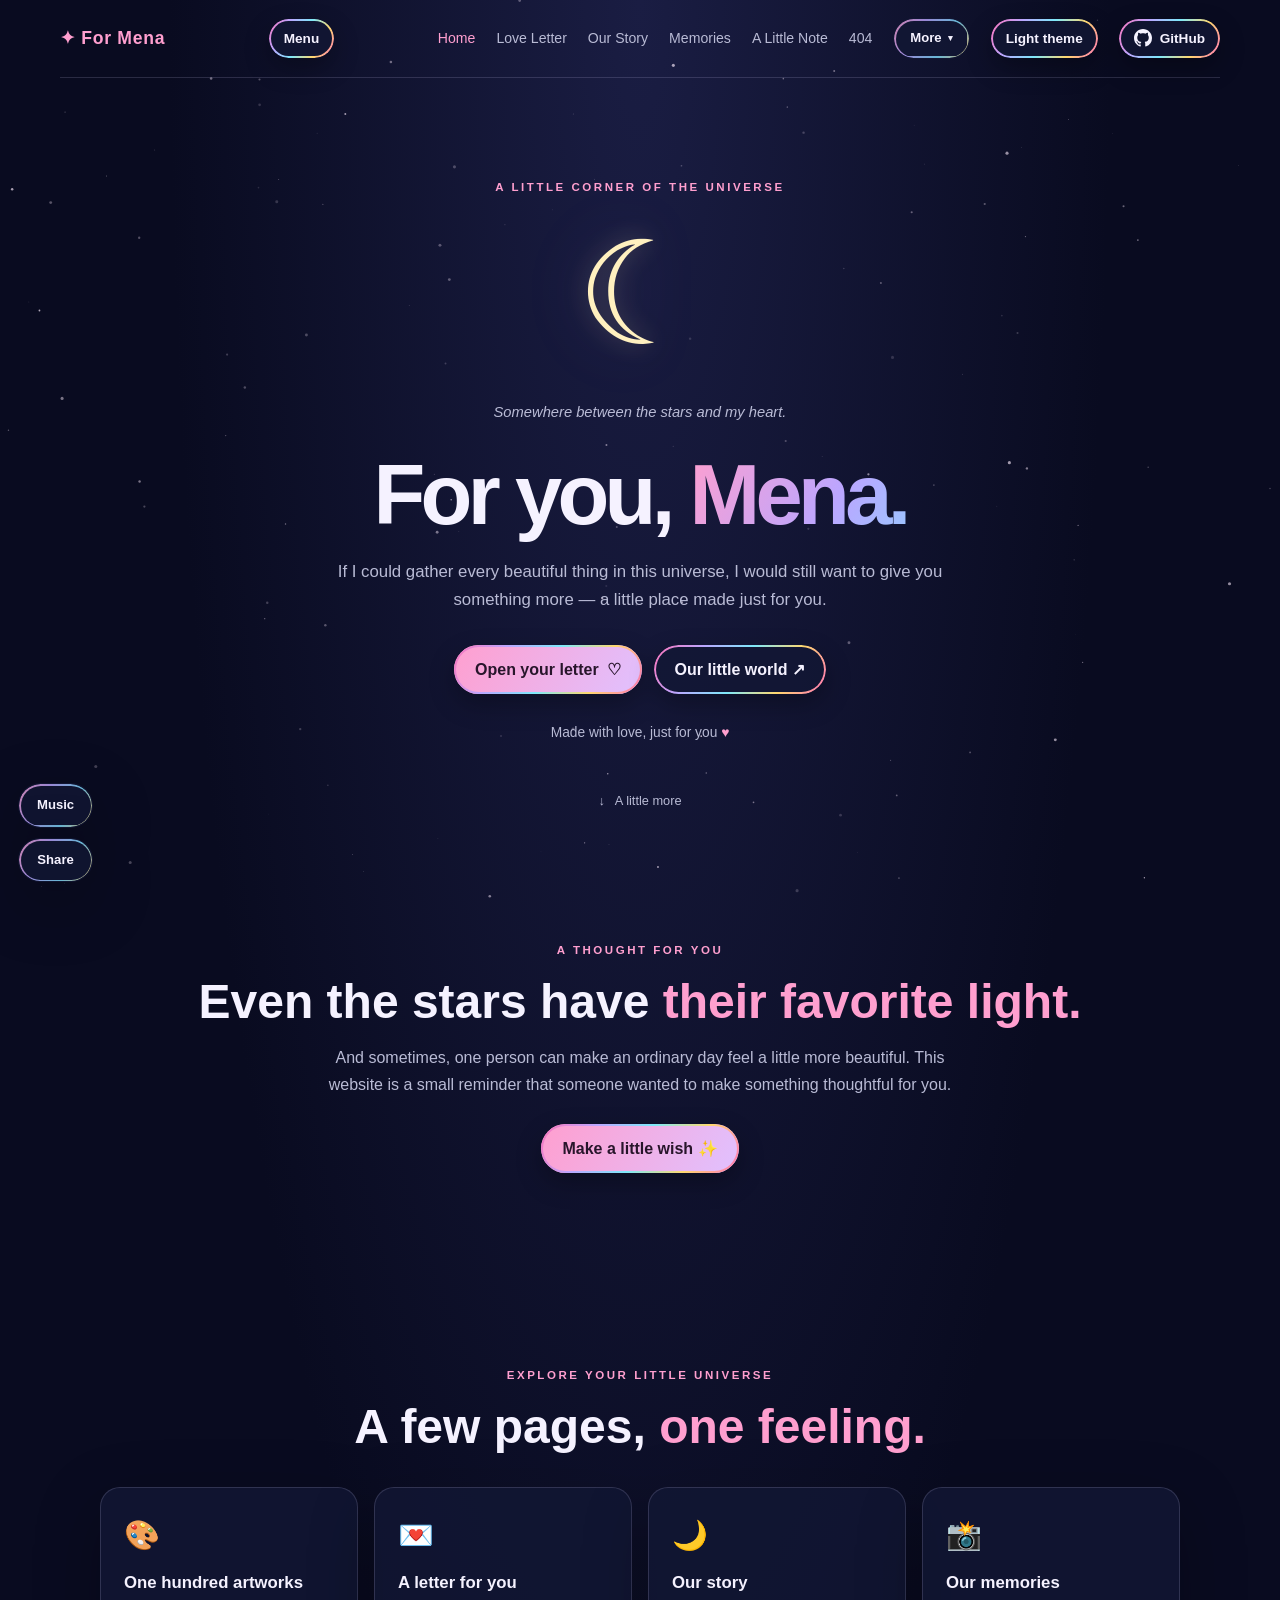
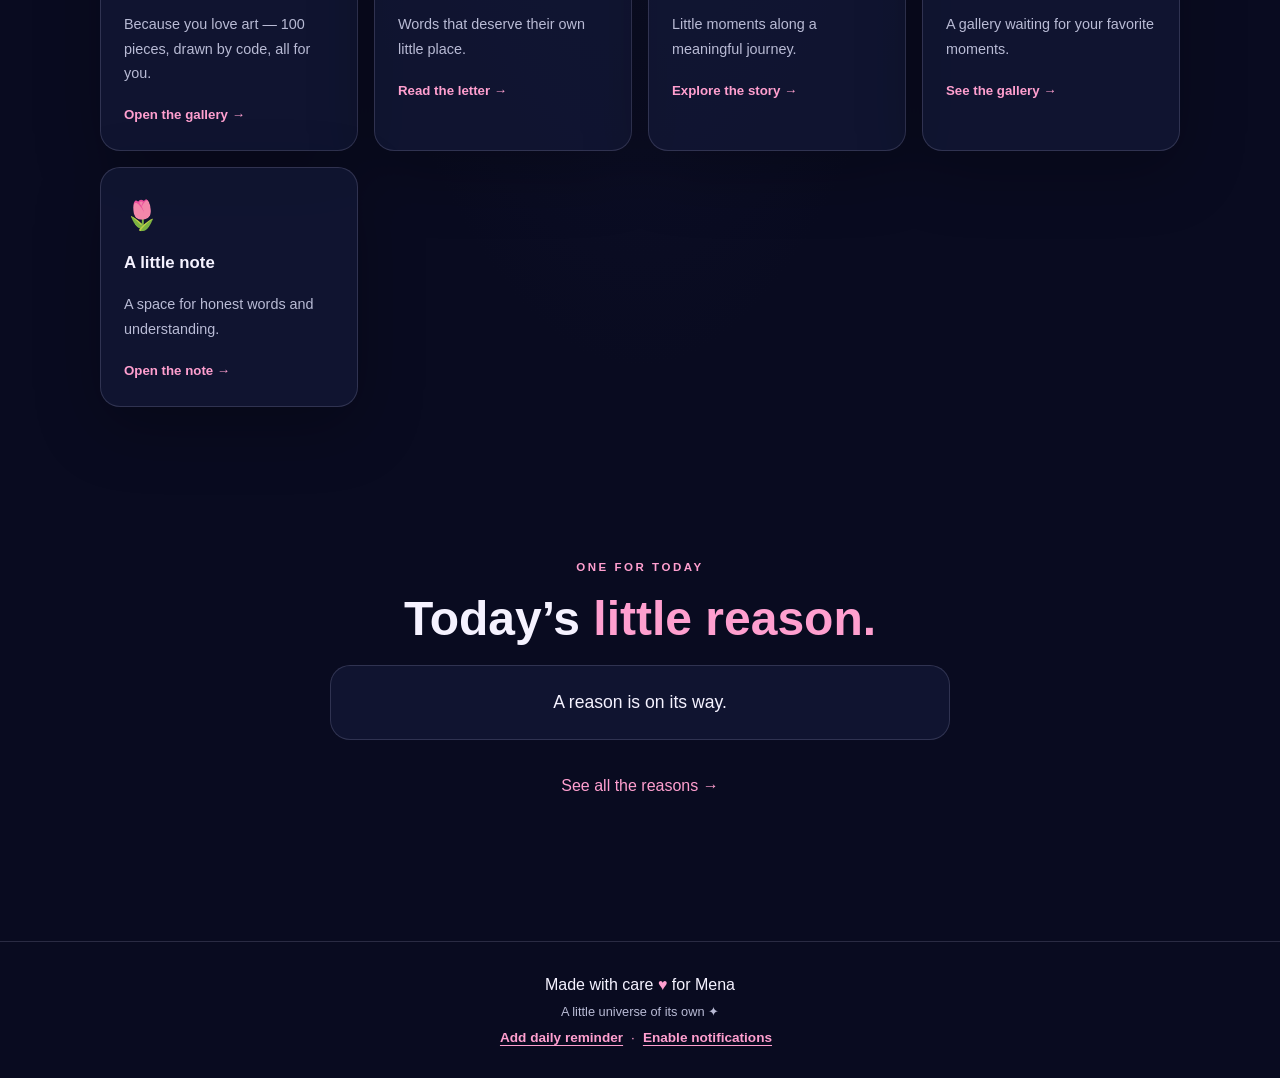
<file: index.html>
<!DOCTYPE html>
<html lang="en">
<head>
  <meta charset="UTF-8">
  <meta name="viewport" content="width=device-width, initial-scale=1.0">
  <meta name="theme-color" content="#090b20">
  <meta name="description" content="A little corner of the universe, made with love for Mena.">
  <title>Love for Mena ✦</title>
  <link rel="canonical" href="https://menaammarpro.github.io/loveformymena/">
  <link rel="icon" href="assets/favicon.svg" type="image/svg+xml">
  <link rel="apple-touch-icon" href="assets/apple-touch-icon.png">
  <meta property="og:type" content="website">
  <meta property="og:site_name" content="Love for Mena">
  <meta property="og:title" content="Love for Mena ✦">
  <meta property="og:description" content="A little corner of the universe, made with love for Mena.">
  <meta property="og:url" content="https://menaammarpro.github.io/loveformymena/">
  <meta property="og:image" content="https://menaammarpro.github.io/loveformymena/assets/og-image.png">
  <meta property="og:image:width" content="1200">
  <meta property="og:image:height" content="630">
  <meta property="og:image:alt" content="For Mena - a little corner of the universe">
  <meta name="twitter:card" content="summary_large_image">
  <meta name="twitter:title" content="Love for Mena ✦">
  <meta name="twitter:description" content="A little corner of the universe, made with love for Mena.">
  <meta name="twitter:image" content="https://menaammarpro.github.io/loveformymena/assets/og-image.png">
  <link rel="stylesheet" href="css/style.css">
  <script src="js/main.js" defer></script>
  <script src="js/music.js" defer></script>
  <script src="js/effects.js" defer></script>
  <script src="js/notifications.js" defer></script>
  <link rel="manifest" href="manifest.webmanifest">
  <meta name="apple-mobile-web-app-capable" content="yes">
  <meta name="apple-mobile-web-app-title" content="For Mena">
  <meta name="apple-mobile-web-app-status-bar-style" content="black-translucent">
  <link rel="icon" type="image/png" sizes="192x192" href="assets/icons/icon-192.png">
</head>
<body>
  <canvas id="starfield" aria-hidden="true"></canvas>

  <header class="site-header">
    <a class="brand" href="https://menaammarpro.github.io/loveformymena/">✦ For Mena</a>
    <button class="menu-toggle" aria-label="Open navigation" aria-expanded="false">Menu</button>
    <nav class="nav-links" aria-label="Main navigation">
      <a class="active" href="index.html">Home</a>
      <a href="love-letter.html">Love Letter</a>
      <a href="our-story.html">Our Story</a>
      <a href="memories.html">Memories</a>
      <a href="apology.html">A Little Note</a>
      <a href="404.html">404</a>
      <div class="nav-more">
        <button class="nav-more-toggle" type="button" aria-haspopup="true" aria-expanded="false">More <span class="caret" aria-hidden="true">&#9662;</span></button>
        <div class="nav-more-menu" role="menu">
          <a role="menuitem" href="for-you.html">For you</a>
          <a role="menuitem" href="reasons.html">Reasons</a>
          <a role="menuitem" href="open-when.html">Open when</a>
          <a role="menuitem" href="playlist.html">Our song</a>
          <a role="menuitem" href="quiz.html">Quiz</a>
          <a role="menuitem" href="counter.html">Days together</a>
          <a role="menuitem" href="fortune.html">Fortune</a>
          <a role="menuitem" href="bucket.html">Bucket list</a>
          <a role="menuitem" href="guestbook.html">Wishes wall</a>
        </div>
      </div>
      <button class="theme-toggle" type="button" aria-label="Toggle color theme">Theme</button>
      <a class="github-link" href="https://github.com/MenaAmmarPro/loveformymena" target="_blank" rel="noopener noreferrer" aria-label="View source on GitHub" title="View source on GitHub">
        <svg viewBox="0 0 16 16" width="18" height="18" aria-hidden="true" focusable="false" fill="currentColor">
          <path d="M8 0C3.58 0 0 3.58 0 8c0 3.54 2.29 6.53 5.47 7.59.4.07.55-.17.55-.38 0-.19-.01-.82-.01-1.49-2.01.37-2.53-.49-2.69-.94-.09-.23-.48-.94-.82-1.13-.28-.15-.68-.52-.01-.53.63-.01 1.08.58 1.23.82.72 1.21 1.87.87 2.33.66.07-.52.28-.87.51-1.07-1.78-.2-3.64-.89-3.64-3.95 0-.87.31-1.59.82-2.15-.08-.2-.36-1.02.08-2.12 0 0 .67-.21 2.2.82.64-.18 1.32-.27 2-.27.68 0 1.36.09 2 .27 1.53-1.04 2.2-.82 2.2-.82.44 1.1.16 1.92.08 2.12.51.56.82 1.27.82 2.15 0 3.07-1.87 3.75-3.65 3.95.29.25.54.73.54 1.48 0 1.07-.01 1.93-.01 2.2 0 .21.15.46.55.38A8.01 8.01 0 0 0 16 8c0-4.42-3.58-8-8-8z"/>
        </svg>GitHub
      </a>
    </nav>
  </header>

  <main>
    <section class="hero">
      <p class="eyebrow">A LITTLE CORNER OF THE UNIVERSE</p>
      <div class="moon" aria-hidden="true">☾</div>
      <p class="small-caption">Somewhere between the stars and my heart.</p>
      <h1>For you, <span>Mena.</span></h1>
      <p class="hero-description">
        If I could gather every beautiful thing in this universe, I would
        still want to give you something more &mdash; a little place made
        just for you.
      </p>
      <div class="hero-actions">
        <a class="button button-primary" href="love-letter.html">Open your letter <span>♡</span></a>
        <a class="button button-ghost" href="our-story.html">Our little world ↗</a>
      </div>
      <p class="signature">Made with love, just for you <span>♥</span></p>
      <a class="scroll-cue" href="#little-message">↓ &nbsp; A little more</a>
    </section>

    <section class="section message-section" id="little-message">
      <p class="eyebrow">A THOUGHT FOR YOU</p>
      <h2>Even the stars have <span>their favorite light.</span></h2>
      <p class="section-copy">
        And sometimes, one person can make an ordinary day feel
        a little more beautiful. This website is a small reminder
        that someone wanted to make something thoughtful for you.
      </p>
      <button class="button button-primary" id="wish-button" type="button">
        Make a little wish ✨
      </button>
      <p id="wish-message" class="wish-message" aria-live="polite"></p>
    </section>

    <section class="section">
      <p class="eyebrow">EXPLORE YOUR LITTLE UNIVERSE</p>
      <h2>A few pages, <span>one feeling.</span></h2>
      <div class="feature-grid">
        <a class="feature-card" href="https://menaammarpro.github.io/love-art/">
          <span class="feature-icon">🎨</span>
          <h3>One hundred artworks</h3>
          <p>Because you love art — 100 pieces, drawn by code, all for you.</p>
          <span class="card-link">Open the gallery →</span>
        </a>
        <a class="feature-card" href="love-letter.html">
          <span class="feature-icon">💌</span>
          <h3>A letter for you</h3>
          <p>Words that deserve their own little place.</p>
          <span class="card-link">Read the letter →</span>
        </a>
        <a class="feature-card" href="our-story.html">
          <span class="feature-icon">🌙</span>
          <h3>Our story</h3>
          <p>Little moments along a meaningful journey.</p>
          <span class="card-link">Explore the story →</span>
        </a>
        <a class="feature-card" href="memories.html">
          <span class="feature-icon">📸</span>
          <h3>Our memories</h3>
          <p>A gallery waiting for your favorite moments.</p>
          <span class="card-link">See the gallery →</span>
        </a>
        <a class="feature-card" href="apology.html">
          <span class="feature-icon">🌷</span>
          <h3>A little note</h3>
          <p>A space for honest words and understanding.</p>
          <span class="card-link">Open the note →</span>
        </a>
      </div>
    </section>

    <section class="section">
      <p class="eyebrow">ONE FOR TODAY</p>
      <h2>Today&#8217;s <span>little reason.</span></h2>
      <p class="reason-today" id="reason-of-day">A reason is on its way.</p>
      <div class="center-link"><a href="reasons.html">See all the reasons &rarr;</a></div>
    </section>
  </main>

  <footer class="site-footer">
    <p>Made with care <span>♥</span> for Mena</p>
    <p class="footer-small">A little universe of its own ✦</p>
  </footer>
</body>
</html>
</file>
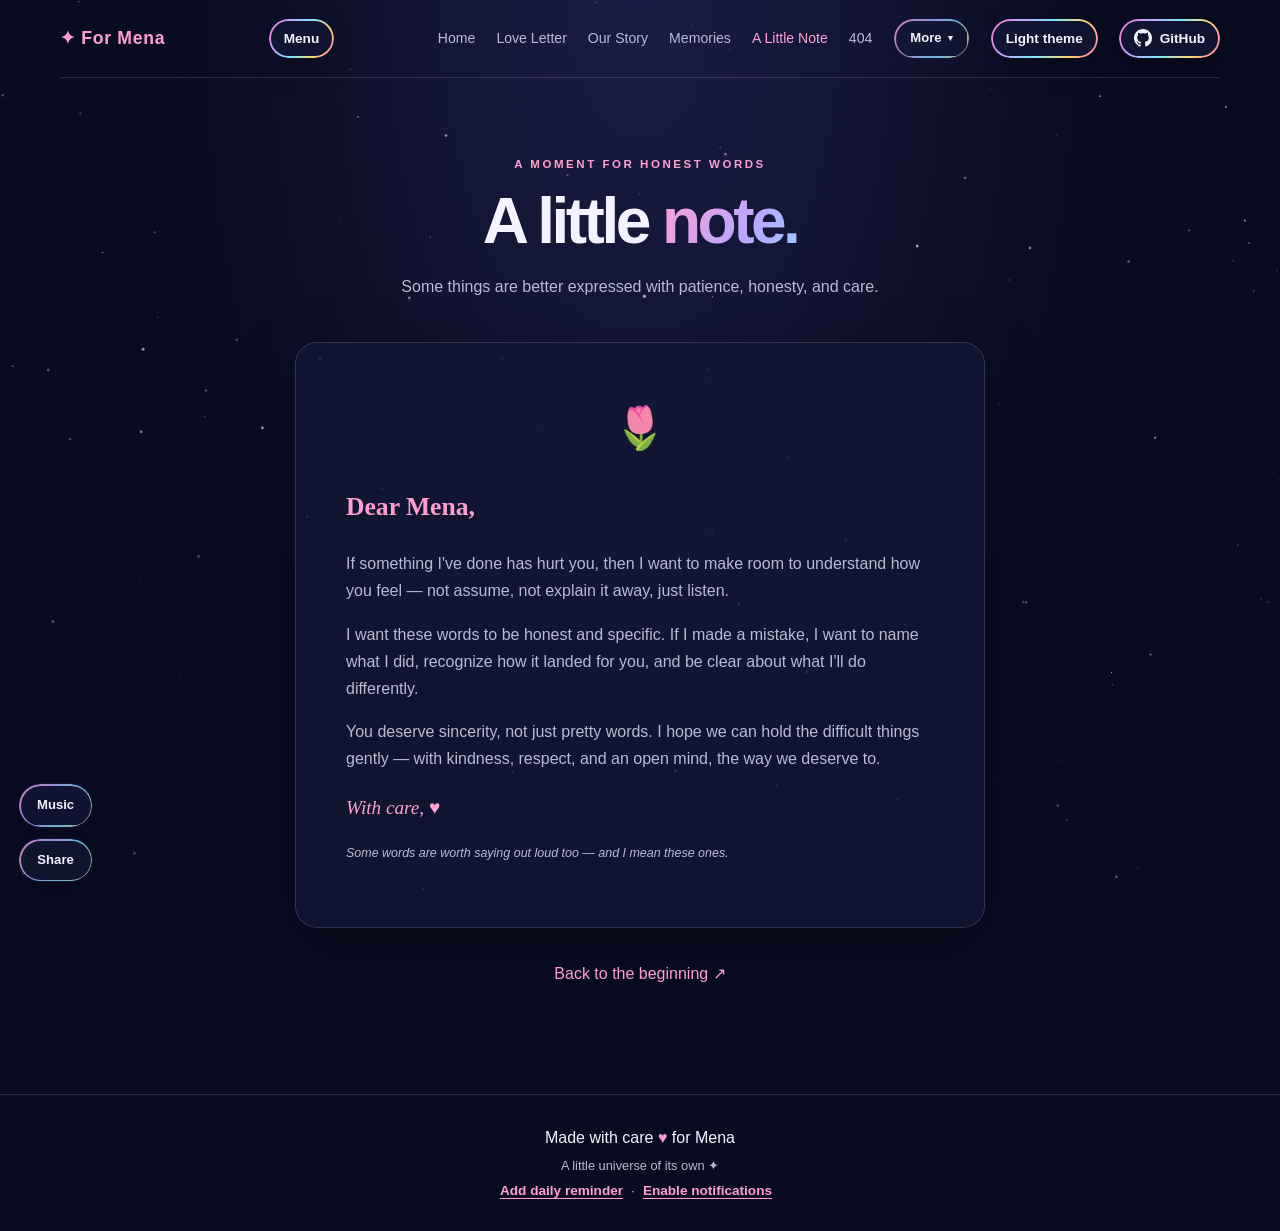
<file: apology.html>
<!DOCTYPE html>
<html lang="en">
<head>
  <meta charset="UTF-8">
  <meta name="viewport" content="width=device-width, initial-scale=1.0">
  <meta name="theme-color" content="#090b20">
  <meta name="description" content="A thoughtful note for Mena.">
  <title>A Little Note ✦</title>
  <link rel="canonical" href="https://menaammarpro.github.io/loveformymena/apology.html">
  <link rel="icon" href="assets/favicon.svg" type="image/svg+xml">
  <link rel="apple-touch-icon" href="assets/apple-touch-icon.png">
  <meta property="og:type" content="website">
  <meta property="og:site_name" content="Love for Mena">
  <meta property="og:title" content="A Little Note ✦">
  <meta property="og:description" content="A thoughtful note for Mena.">
  <meta property="og:url" content="https://menaammarpro.github.io/loveformymena/apology.html">
  <meta property="og:image" content="https://menaammarpro.github.io/loveformymena/assets/og-image.png">
  <meta property="og:image:width" content="1200">
  <meta property="og:image:height" content="630">
  <meta property="og:image:alt" content="For Mena - a little corner of the universe">
  <meta name="twitter:card" content="summary_large_image">
  <meta name="twitter:title" content="A Little Note ✦">
  <meta name="twitter:description" content="A thoughtful note for Mena.">
  <meta name="twitter:image" content="https://menaammarpro.github.io/loveformymena/assets/og-image.png">
  <link rel="stylesheet" href="css/style.css">
  <script src="js/main.js" defer></script>
  <script src="js/music.js" defer></script>
  <script src="js/effects.js" defer></script>
  <script src="js/notifications.js" defer></script>
  <link rel="manifest" href="manifest.webmanifest">
  <meta name="apple-mobile-web-app-capable" content="yes">
  <meta name="apple-mobile-web-app-title" content="For Mena">
  <meta name="apple-mobile-web-app-status-bar-style" content="black-translucent">
  <link rel="icon" type="image/png" sizes="192x192" href="assets/icons/icon-192.png">
</head>
<body>
  <canvas id="starfield" aria-hidden="true"></canvas>
  <header class="site-header">
    <a class="brand" href="https://menaammarpro.github.io/loveformymena/">✦ For Mena</a>
    <button class="menu-toggle" aria-label="Open navigation" aria-expanded="false">Menu</button>
    <nav class="nav-links" aria-label="Main navigation">
      <a href="index.html">Home</a>
      <a href="love-letter.html">Love Letter</a>
      <a href="our-story.html">Our Story</a>
      <a href="memories.html">Memories</a>
      <a class="active" href="apology.html">A Little Note</a>
      <a href="404.html">404</a>
      <div class="nav-more">
        <button class="nav-more-toggle" type="button" aria-haspopup="true" aria-expanded="false">More <span class="caret" aria-hidden="true">&#9662;</span></button>
        <div class="nav-more-menu" role="menu">
          <a role="menuitem" href="for-you.html">For you</a>
          <a role="menuitem" href="reasons.html">Reasons</a>
          <a role="menuitem" href="open-when.html">Open when</a>
          <a role="menuitem" href="playlist.html">Our song</a>
          <a role="menuitem" href="quiz.html">Quiz</a>
          <a role="menuitem" href="counter.html">Days together</a>
          <a role="menuitem" href="fortune.html">Fortune</a>
          <a role="menuitem" href="bucket.html">Bucket list</a>
          <a role="menuitem" href="guestbook.html">Wishes wall</a>
        </div>
      </div>
      <button class="theme-toggle" type="button" aria-label="Toggle color theme">Theme</button>
      <a class="github-link" href="https://github.com/MenaAmmarPro/loveformymena" target="_blank" rel="noopener noreferrer" aria-label="View source on GitHub" title="View source on GitHub">
        <svg viewBox="0 0 16 16" width="18" height="18" aria-hidden="true" focusable="false" fill="currentColor">
          <path d="M8 0C3.58 0 0 3.58 0 8c0 3.54 2.29 6.53 5.47 7.59.4.07.55-.17.55-.38 0-.19-.01-.82-.01-1.49-2.01.37-2.53-.49-2.69-.94-.09-.23-.48-.94-.82-1.13-.28-.15-.68-.52-.01-.53.63-.01 1.08.58 1.23.82.72 1.21 1.87.87 2.33.66.07-.52.28-.87.51-1.07-1.78-.2-3.64-.89-3.64-3.95 0-.87.31-1.59.82-2.15-.08-.2-.36-1.02.08-2.12 0 0 .67-.21 2.2.82.64-.18 1.32-.27 2-.27.68 0 1.36.09 2 .27 1.53-1.04 2.2-.82 2.2-.82.44 1.1.16 1.92.08 2.12.51.56.82 1.27.82 2.15 0 3.07-1.87 3.75-3.65 3.95.29.25.54.73.54 1.48 0 1.07-.01 1.93-.01 2.2 0 .21.15.46.55.38A8.01 8.01 0 0 0 16 8c0-4.42-3.58-8-8-8z"/>
        </svg>GitHub
      </a>
    </nav>
  </header>

  <main class="page-main">
    <section class="page-heading">
      <p class="eyebrow">A MOMENT FOR HONEST WORDS</p>
      <h1>A little <span>note.</span></h1>
      <p>Some things are better expressed with patience, honesty, and care.</p>
    </section>

    <article class="apology-card">
      <div class="apology-flower">🌷</div>
      <h2>Dear Mena,</h2>
      <p>
        If something I've done has hurt you, then I want to make room to
        understand how you feel — not assume, not explain it away, just listen.
      </p>
      <p>
        I want these words to be honest and specific. If I made a mistake,
        I want to name what I did, recognize how it landed for you, and be
        clear about what I'll do differently.
      </p>
      <p>
        You deserve sincerity, not just pretty words. I hope we can hold the
        difficult things gently — with kindness, respect, and an open mind,
        the way we deserve to.
      </p>
      <p class="apology-signature">With care, ♥</p>
      <p class="letter-footnote">
        Some words are worth saying out loud too — and I mean these ones.
      </p>
    </article>

    <div class="center-link"><a href="index.html">Back to the beginning ↗</a></div>
  </main>

  <footer class="site-footer">
    <p>Made with care <span>♥</span> for Mena</p>
    <p class="footer-small">A little universe of its own ✦</p>
  </footer>
</body>
</html>
</file>
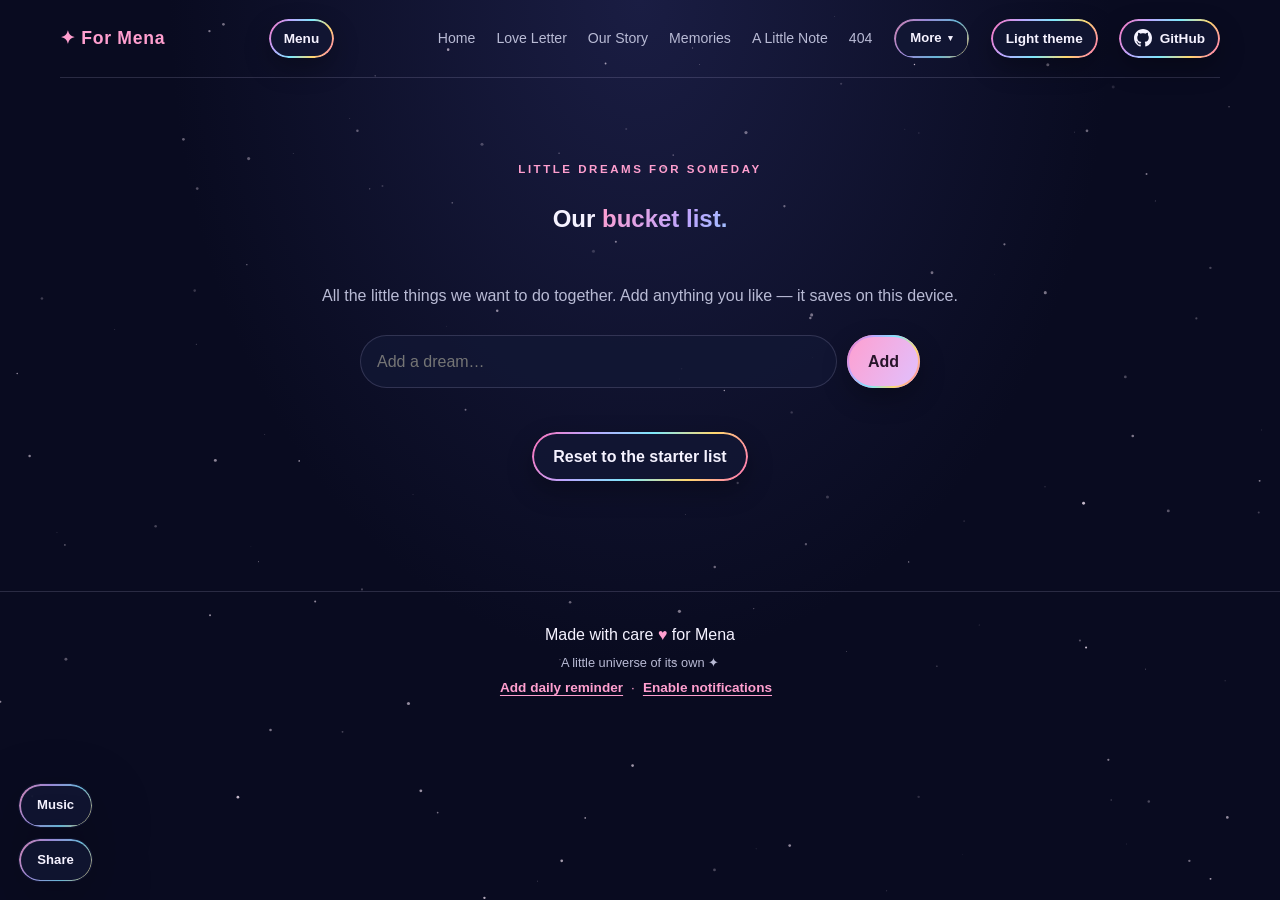
<file: bucket.html>
<!DOCTYPE html>
<html lang="en">
<head>
  <meta charset="UTF-8">
  <meta name="viewport" content="width=device-width, initial-scale=1.0">
  <meta name="theme-color" content="#090b20">
  <meta name="description" content="A little bucket list of dreams, made for Mena.">
  <title>Our bucket list &#10022; Love for Mena</title>
  <link rel="canonical" href="https://menaammarpro.github.io/loveformymena/bucket.html">
  <link rel="icon" href="assets/favicon.svg" type="image/svg+xml">
  <link rel="apple-touch-icon" href="assets/apple-touch-icon.png">
  <meta property="og:type" content="website">
  <meta property="og:site_name" content="Love for Mena">
  <meta property="og:title" content="Our bucket list &#10022; Love for Mena">
  <meta property="og:description" content="A little bucket list of dreams, made for Mena.">
  <meta property="og:url" content="https://menaammarpro.github.io/loveformymena/bucket.html">
  <meta property="og:image" content="https://menaammarpro.github.io/loveformymena/assets/og-image.png">
  <meta property="og:image:width" content="1200">
  <meta property="og:image:height" content="630">
  <meta property="og:image:alt" content="For Mena - a little corner of the universe">
  <meta name="twitter:card" content="summary_large_image">
  <meta name="twitter:title" content="Our bucket list &#10022; Love for Mena">
  <meta name="twitter:description" content="A little bucket list of dreams, made for Mena.">
  <meta name="twitter:image" content="https://menaammarpro.github.io/loveformymena/assets/og-image.png">
  <link rel="stylesheet" href="css/style.css">
  <script src="js/main.js" defer></script>
  <script src="js/music.js" defer></script>
  <script src="js/effects.js" defer></script>
  <script src="js/notifications.js" defer></script>
  <link rel="manifest" href="manifest.webmanifest">
  <meta name="apple-mobile-web-app-capable" content="yes">
  <meta name="apple-mobile-web-app-title" content="For Mena">
  <meta name="apple-mobile-web-app-status-bar-style" content="black-translucent">
  <link rel="icon" type="image/png" sizes="192x192" href="assets/icons/icon-192.png">
</head>
<body>
  <canvas id="starfield" aria-hidden="true"></canvas>

  <header class="site-header">
    <a class="brand" href="https://menaammarpro.github.io/loveformymena/">&#10022; For Mena</a>
    <button class="menu-toggle" aria-label="Open navigation" aria-expanded="false">Menu</button>
    <nav class="nav-links" aria-label="Main navigation">
      <a href="index.html">Home</a>
      <a href="love-letter.html">Love Letter</a>
      <a href="our-story.html">Our Story</a>
      <a href="memories.html">Memories</a>
      <a href="apology.html">A Little Note</a>
      <a href="404.html">404</a>
      <div class="nav-more">
        <button class="nav-more-toggle" type="button" aria-haspopup="true" aria-expanded="false">More <span class="caret" aria-hidden="true">&#9662;</span></button>
        <div class="nav-more-menu" role="menu">
          <a role="menuitem" href="for-you.html">For you</a>
          <a role="menuitem" href="reasons.html">Reasons</a>
          <a role="menuitem" href="open-when.html">Open when</a>
          <a role="menuitem" href="playlist.html">Our song</a>
          <a role="menuitem" href="quiz.html">Quiz</a>
          <a role="menuitem" href="counter.html">Days together</a>
          <a role="menuitem" href="fortune.html">Fortune</a>
          <a role="menuitem" class="active" href="bucket.html">Bucket list</a>
          <a role="menuitem" href="guestbook.html">Wishes wall</a>
        </div>
      </div>
      <button class="theme-toggle" type="button" aria-label="Toggle color theme">Theme</button>
      <a class="github-link" href="https://github.com/MenaAmmarPro/loveformymena" target="_blank" rel="noopener noreferrer" aria-label="View source on GitHub" title="View source on GitHub">
        <svg viewBox="0 0 16 16" width="18" height="18" aria-hidden="true" focusable="false" fill="currentColor">
          <path d="M8 0C3.58 0 0 3.58 0 8c0 3.54 2.29 6.53 5.47 7.59.4.07.55-.17.55-.38 0-.19-.01-.82-.01-1.49-2.01.37-2.53-.49-2.69-.94-.09-.23-.48-.94-.82-1.13-.28-.15-.68-.52-.01-.53.63-.01 1.08.58 1.23.82.72 1.21 1.87.87 2.33.66.07-.52.28-.87.51-1.07-1.78-.2-3.64-.89-3.64-3.95 0-.87.31-1.59.82-2.15-.08-.2-.36-1.02.08-2.12 0 0 .67-.21 2.2.82.64-.18 1.32-.27 2-.27.68 0 1.36.09 2 .27 1.53-1.04 2.2-.82 2.2-.82.44 1.1.16 1.92.08 2.12.51.56.82 1.27.82 2.15 0 3.07-1.87 3.75-3.65 3.95.29.25.54.73.54 1.48 0 1.07-.01 1.93-.01 2.2 0 .21.15.46.55.38A8.01 8.01 0 0 0 16 8c0-4.42-3.58-8-8-8z"/>
        </svg>GitHub
      </a>
    </nav>
  </header>

  <main>
    <section class="section message-section">
      <p class="eyebrow">LITTLE DREAMS FOR SOMEDAY</p>
      <h1 class="page-heading">Our <span>bucket list.</span></h1>
      <p class="section-copy">
        All the little things we want to do together. Add anything you
        like &mdash; it saves on this device.
      </p>

      <!-- Starter items live in js/bucket.js -->
      <form class="bucket-add" id="bucket-form">
        <input class="bucket-input" id="bucket-input" type="text" maxlength="120" placeholder="Add a dream&hellip;" aria-label="Add a bucket list item" autocomplete="off">
        <button class="button button-primary" type="submit">Add</button>
      </form>

      <ul class="bucket-list" id="bucket-list"></ul>

      <button class="button button-ghost bucket-reset" id="bucket-reset" type="button">
        Reset to the starter list
      </button>
    </section>
  </main>

  <footer class="site-footer">
    <p>Made with care <span>&#9829;</span> for Mena</p>
    <p class="footer-small">A little universe of its own &#10022;</p>
  </footer>
</body>
</html>
</file>
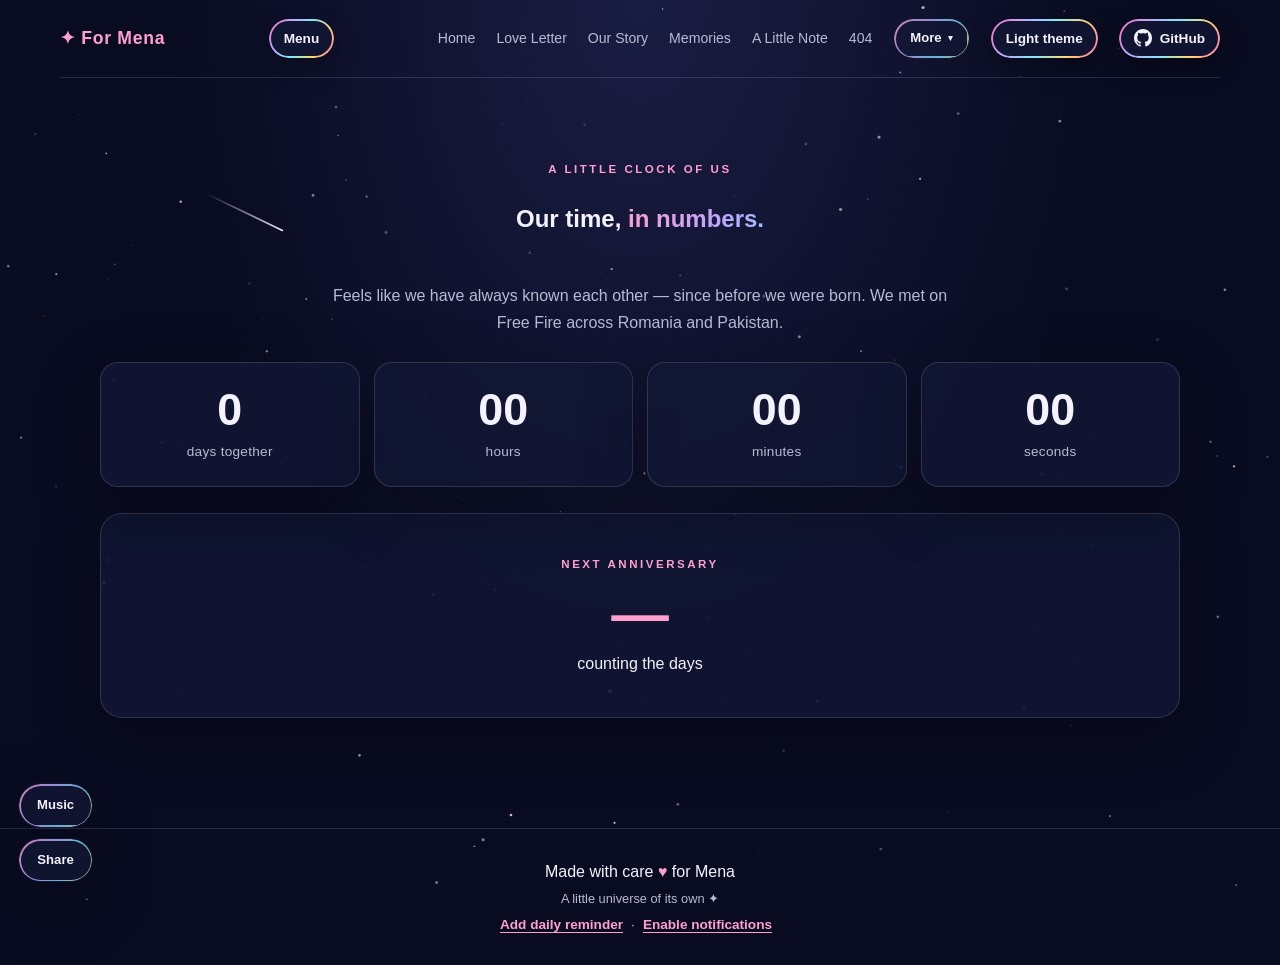
<file: counter.html>
<!DOCTYPE html>
<html lang="en">
<head>
  <meta charset="UTF-8">
  <meta name="viewport" content="width=device-width, initial-scale=1.0">
  <meta name="theme-color" content="#090b20">
  <meta name="description" content="A little clock of our time together, made for Mena.">
  <title>Days together &#10022; Love for Mena</title>
  <link rel="canonical" href="https://menaammarpro.github.io/loveformymena/counter.html">
  <link rel="icon" href="assets/favicon.svg" type="image/svg+xml">
  <link rel="apple-touch-icon" href="assets/apple-touch-icon.png">
  <meta property="og:type" content="website">
  <meta property="og:site_name" content="Love for Mena">
  <meta property="og:title" content="Days together &#10022; Love for Mena">
  <meta property="og:description" content="A little clock of our time together, made for Mena.">
  <meta property="og:url" content="https://menaammarpro.github.io/loveformymena/counter.html">
  <meta property="og:image" content="https://menaammarpro.github.io/loveformymena/assets/og-image.png">
  <meta property="og:image:width" content="1200">
  <meta property="og:image:height" content="630">
  <meta property="og:image:alt" content="For Mena - a little corner of the universe">
  <meta name="twitter:card" content="summary_large_image">
  <meta name="twitter:title" content="Days together &#10022; Love for Mena">
  <meta name="twitter:description" content="A little clock of our time together, made for Mena.">
  <meta name="twitter:image" content="https://menaammarpro.github.io/loveformymena/assets/og-image.png">
  <link rel="stylesheet" href="css/style.css">
  <script src="js/main.js" defer></script>
  <script src="js/music.js" defer></script>
  <script src="js/effects.js" defer></script>
  <script src="js/notifications.js" defer></script>
  <link rel="manifest" href="manifest.webmanifest">
  <meta name="apple-mobile-web-app-capable" content="yes">
  <meta name="apple-mobile-web-app-title" content="For Mena">
  <meta name="apple-mobile-web-app-status-bar-style" content="black-translucent">
  <link rel="icon" type="image/png" sizes="192x192" href="assets/icons/icon-192.png">
</head>
<body>
  <canvas id="starfield" aria-hidden="true"></canvas>

  <header class="site-header">
    <a class="brand" href="https://menaammarpro.github.io/loveformymena/">&#10022; For Mena</a>
    <button class="menu-toggle" aria-label="Open navigation" aria-expanded="false">Menu</button>
    <nav class="nav-links" aria-label="Main navigation">
      <a href="index.html">Home</a>
      <a href="love-letter.html">Love Letter</a>
      <a href="our-story.html">Our Story</a>
      <a href="memories.html">Memories</a>
      <a href="apology.html">A Little Note</a>
      <a href="404.html">404</a>
      <div class="nav-more">
        <button class="nav-more-toggle" type="button" aria-haspopup="true" aria-expanded="false">More <span class="caret" aria-hidden="true">&#9662;</span></button>
        <div class="nav-more-menu" role="menu">
          <a role="menuitem" href="for-you.html">For you</a>
          <a role="menuitem" href="reasons.html">Reasons</a>
          <a role="menuitem" href="open-when.html">Open when</a>
          <a role="menuitem" href="playlist.html">Our song</a>
          <a role="menuitem" href="quiz.html">Quiz</a>
          <a role="menuitem" class="active" href="counter.html">Days together</a>
          <a role="menuitem" href="fortune.html">Fortune</a>
          <a role="menuitem" href="bucket.html">Bucket list</a>
          <a role="menuitem" href="guestbook.html">Wishes wall</a>
        </div>
      </div>
      <button class="theme-toggle" type="button" aria-label="Toggle color theme">Theme</button>
      <a class="github-link" href="https://github.com/MenaAmmarPro/loveformymena" target="_blank" rel="noopener noreferrer" aria-label="View source on GitHub" title="View source on GitHub">
        <svg viewBox="0 0 16 16" width="18" height="18" aria-hidden="true" focusable="false" fill="currentColor">
          <path d="M8 0C3.58 0 0 3.58 0 8c0 3.54 2.29 6.53 5.47 7.59.4.07.55-.17.55-.38 0-.19-.01-.82-.01-1.49-2.01.37-2.53-.49-2.69-.94-.09-.23-.48-.94-.82-1.13-.28-.15-.68-.52-.01-.53.63-.01 1.08.58 1.23.82.72 1.21 1.87.87 2.33.66.07-.52.28-.87.51-1.07-1.78-.2-3.64-.89-3.64-3.95 0-.87.31-1.59.82-2.15-.08-.2-.36-1.02.08-2.12 0 0 .67-.21 2.2.82.64-.18 1.32-.27 2-.27.68 0 1.36.09 2 .27 1.53-1.04 2.2-.82 2.2-.82.44 1.1.16 1.92.08 2.12.51.56.82 1.27.82 2.15 0 3.07-1.87 3.75-3.65 3.95.29.25.54.73.54 1.48 0 1.07-.01 1.93-.01 2.2 0 .21.15.46.55.38A8.01 8.01 0 0 0 16 8c0-4.42-3.58-8-8-8z"/>
        </svg>GitHub
      </a>
    </nav>
  </header>

  <main>
    <section class="section message-section">
      <p class="eyebrow">A LITTLE CLOCK OF US</p>
      <h1 class="page-heading">Our time, <span>in numbers.</span></h1>
      <p class="section-copy" id="counter-caption">
        Feels like we have always known each other — since before we were born.
        We met on Free Fire across Romania and Pakistan.
      </p>

      <div class="stat-grid">
        <div class="stat-card">
          <span class="stat-number" id="stat-days">0</span>
          <span class="stat-label">days together</span>
        </div>
        <div class="stat-card">
          <span class="stat-number" id="stat-hours">00</span>
          <span class="stat-label">hours</span>
        </div>
        <div class="stat-card">
          <span class="stat-number" id="stat-minutes">00</span>
          <span class="stat-label">minutes</span>
        </div>
        <div class="stat-card">
          <span class="stat-number" id="stat-seconds">00</span>
          <span class="stat-label">seconds</span>
        </div>
      </div>

      <div class="countdown-card">
        <p class="eyebrow">NEXT ANNIVERSARY</p>
        <p class="countdown-number" id="countdown-days">&mdash;</p>
        <p class="countdown-label" id="countdown-label">counting the days</p>
        <p class="countdown-date" id="countdown-date"></p>
      </div>
    </section>
  </main>

  <footer class="site-footer">
    <p>Made with care <span>&#9829;</span> for Mena</p>
    <p class="footer-small">A little universe of its own &#10022;</p>
  </footer>
</body>
</html>
</file>
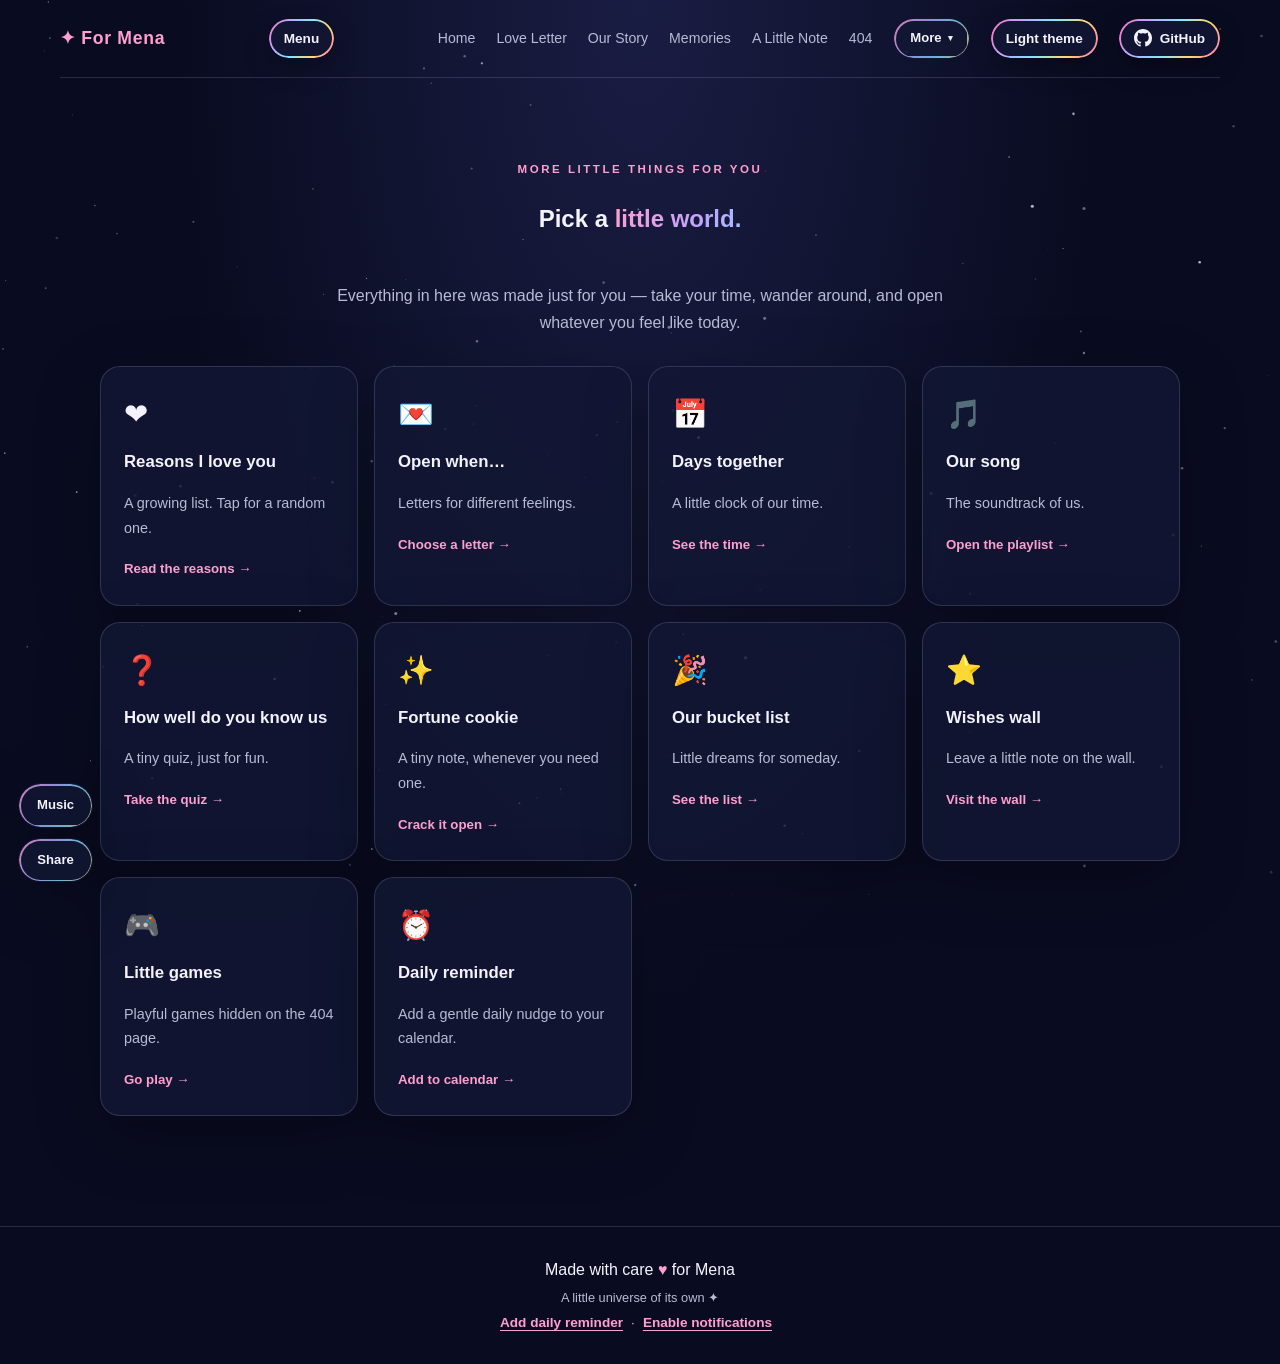
<file: for-you.html>
<!DOCTYPE html>
<html lang="en">
<head>
  <meta charset="UTF-8">
  <meta name="viewport" content="width=device-width, initial-scale=1.0">
  <meta name="theme-color" content="#090b20">
  <meta name="description" content="A little hub of extra pages, games, and surprises made with love for Mena.">
  <title>For you &#10022; Love for Mena</title>
  <link rel="canonical" href="https://menaammarpro.github.io/loveformymena/for-you.html">
  <link rel="icon" href="assets/favicon.svg" type="image/svg+xml">
  <link rel="apple-touch-icon" href="assets/apple-touch-icon.png">
  <meta property="og:type" content="website">
  <meta property="og:site_name" content="Love for Mena">
  <meta property="og:title" content="For you &#10022; Love for Mena">
  <meta property="og:description" content="A little hub of extra pages, games, and surprises made with love for Mena.">
  <meta property="og:url" content="https://menaammarpro.github.io/loveformymena/for-you.html">
  <meta property="og:image" content="https://menaammarpro.github.io/loveformymena/assets/og-image.png">
  <meta property="og:image:width" content="1200">
  <meta property="og:image:height" content="630">
  <meta property="og:image:alt" content="For Mena - a little corner of the universe">
  <meta name="twitter:card" content="summary_large_image">
  <meta name="twitter:title" content="For you &#10022; Love for Mena">
  <meta name="twitter:description" content="A little hub of extra pages, games, and surprises made with love for Mena.">
  <meta name="twitter:image" content="https://menaammarpro.github.io/loveformymena/assets/og-image.png">
  <link rel="stylesheet" href="css/style.css">
  <script src="js/main.js" defer></script>
  <script src="js/music.js" defer></script>
  <script src="js/effects.js" defer></script>
  <script src="js/notifications.js" defer></script>
  <link rel="manifest" href="manifest.webmanifest">
  <meta name="apple-mobile-web-app-capable" content="yes">
  <meta name="apple-mobile-web-app-title" content="For Mena">
  <meta name="apple-mobile-web-app-status-bar-style" content="black-translucent">
  <link rel="icon" type="image/png" sizes="192x192" href="assets/icons/icon-192.png">
</head>
<body>
  <canvas id="starfield" aria-hidden="true"></canvas>

  <header class="site-header">
    <a class="brand" href="https://menaammarpro.github.io/loveformymena/">&#10022; For Mena</a>
    <button class="menu-toggle" aria-label="Open navigation" aria-expanded="false">Menu</button>
    <nav class="nav-links" aria-label="Main navigation">
      <a href="index.html">Home</a>
      <a href="love-letter.html">Love Letter</a>
      <a href="our-story.html">Our Story</a>
      <a href="memories.html">Memories</a>
      <a href="apology.html">A Little Note</a>
      <a href="404.html">404</a>
      <div class="nav-more">
        <button class="nav-more-toggle" type="button" aria-haspopup="true" aria-expanded="false">More <span class="caret" aria-hidden="true">&#9662;</span></button>
        <div class="nav-more-menu" role="menu">
          <a role="menuitem" class="active" href="for-you.html">For you</a>
          <a role="menuitem" href="reasons.html">Reasons</a>
          <a role="menuitem" href="open-when.html">Open when</a>
          <a role="menuitem" href="playlist.html">Our song</a>
          <a role="menuitem" href="quiz.html">Quiz</a>
          <a role="menuitem" href="counter.html">Days together</a>
          <a role="menuitem" href="fortune.html">Fortune</a>
          <a role="menuitem" href="bucket.html">Bucket list</a>
          <a role="menuitem" href="guestbook.html">Wishes wall</a>
        </div>
      </div>
      <button class="theme-toggle" type="button" aria-label="Toggle color theme">Theme</button>
      <a class="github-link" href="https://github.com/MenaAmmarPro/loveformymena" target="_blank" rel="noopener noreferrer" aria-label="View source on GitHub" title="View source on GitHub">
        <svg viewBox="0 0 16 16" width="18" height="18" aria-hidden="true" focusable="false" fill="currentColor">
          <path d="M8 0C3.58 0 0 3.58 0 8c0 3.54 2.29 6.53 5.47 7.59.4.07.55-.17.55-.38 0-.19-.01-.82-.01-1.49-2.01.37-2.53-.49-2.69-.94-.09-.23-.48-.94-.82-1.13-.28-.15-.68-.52-.01-.53.63-.01 1.08.58 1.23.82.72 1.21 1.87.87 2.33.66.07-.52.28-.87.51-1.07-1.78-.2-3.64-.89-3.64-3.95 0-.87.31-1.59.82-2.15-.08-.2-.36-1.02.08-2.12 0 0 .67-.21 2.2.82.64-.18 1.32-.27 2-.27.68 0 1.36.09 2 .27 1.53-1.04 2.2-.82 2.2-.82.44 1.1.16 1.92.08 2.12.51.56.82 1.27.82 2.15 0 3.07-1.87 3.75-3.65 3.95.29.25.54.73.54 1.48 0 1.07-.01 1.93-.01 2.2 0 .21.15.46.55.38A8.01 8.01 0 0 0 16 8c0-4.42-3.58-8-8-8z"/>
        </svg>GitHub
      </a>
    </nav>
  </header>

  <main>
    <section class="section message-section">
      <p class="eyebrow">MORE LITTLE THINGS FOR YOU</p>
      <h1 class="page-heading">Pick a <span>little world.</span></h1>
      <p class="section-copy">
        Everything in here was made just for you &mdash; take your time,
        wander around, and open whatever you feel like today.
      </p>
      <div class="feature-grid">
        <a class="feature-card" href="reasons.html">
          <span class="feature-icon">&#10084;</span>
          <h3>Reasons I love you</h3>
          <p>A growing list. Tap for a random one.</p>
          <span class="card-link">Read the reasons &rarr;</span>
        </a>
        <a class="feature-card" href="open-when.html">
          <span class="feature-icon">&#128140;</span>
          <h3>Open when&hellip;</h3>
          <p>Letters for different feelings.</p>
          <span class="card-link">Choose a letter &rarr;</span>
        </a>
        <a class="feature-card" href="counter.html">
          <span class="feature-icon">&#128197;</span>
          <h3>Days together</h3>
          <p>A little clock of our time.</p>
          <span class="card-link">See the time &rarr;</span>
        </a>
        <a class="feature-card" href="playlist.html">
          <span class="feature-icon">&#127925;</span>
          <h3>Our song</h3>
          <p>The soundtrack of us.</p>
          <span class="card-link">Open the playlist &rarr;</span>
        </a>
        <a class="feature-card" href="quiz.html">
          <span class="feature-icon">&#10067;</span>
          <h3>How well do you know us</h3>
          <p>A tiny quiz, just for fun.</p>
          <span class="card-link">Take the quiz &rarr;</span>
        </a>
        <a class="feature-card" href="fortune.html">
          <span class="feature-icon">&#10024;</span>
          <h3>Fortune cookie</h3>
          <p>A tiny note, whenever you need one.</p>
          <span class="card-link">Crack it open &rarr;</span>
        </a>
        <a class="feature-card" href="bucket.html">
          <span class="feature-icon">&#127881;</span>
          <h3>Our bucket list</h3>
          <p>Little dreams for someday.</p>
          <span class="card-link">See the list &rarr;</span>
        </a>
        <a class="feature-card" href="guestbook.html">
          <span class="feature-icon">&#11088;</span>
          <h3>Wishes wall</h3>
          <p>Leave a little note on the wall.</p>
          <span class="card-link">Visit the wall &rarr;</span>
        </a>
        <a class="feature-card" href="404.html">
          <span class="feature-icon">&#127918;</span>
          <h3>Little games</h3>
          <p>Playful games hidden on the 404 page.</p>
          <span class="card-link">Go play &rarr;</span>
        </a>
        <a class="feature-card" href="assets/mena-reminder.ics" download>
          <span class="feature-icon">&#9200;</span>
          <h3>Daily reminder</h3>
          <p>Add a gentle daily nudge to your calendar.</p>
          <span class="card-link">Add to calendar &rarr;</span>
        </a>
      </div>
    </section>
  </main>

  <footer class="site-footer">
    <p>Made with care <span>&#9829;</span> for Mena</p>
    <p class="footer-small">A little universe of its own &#10022;</p>
  </footer>
</body>
</html>
</file>
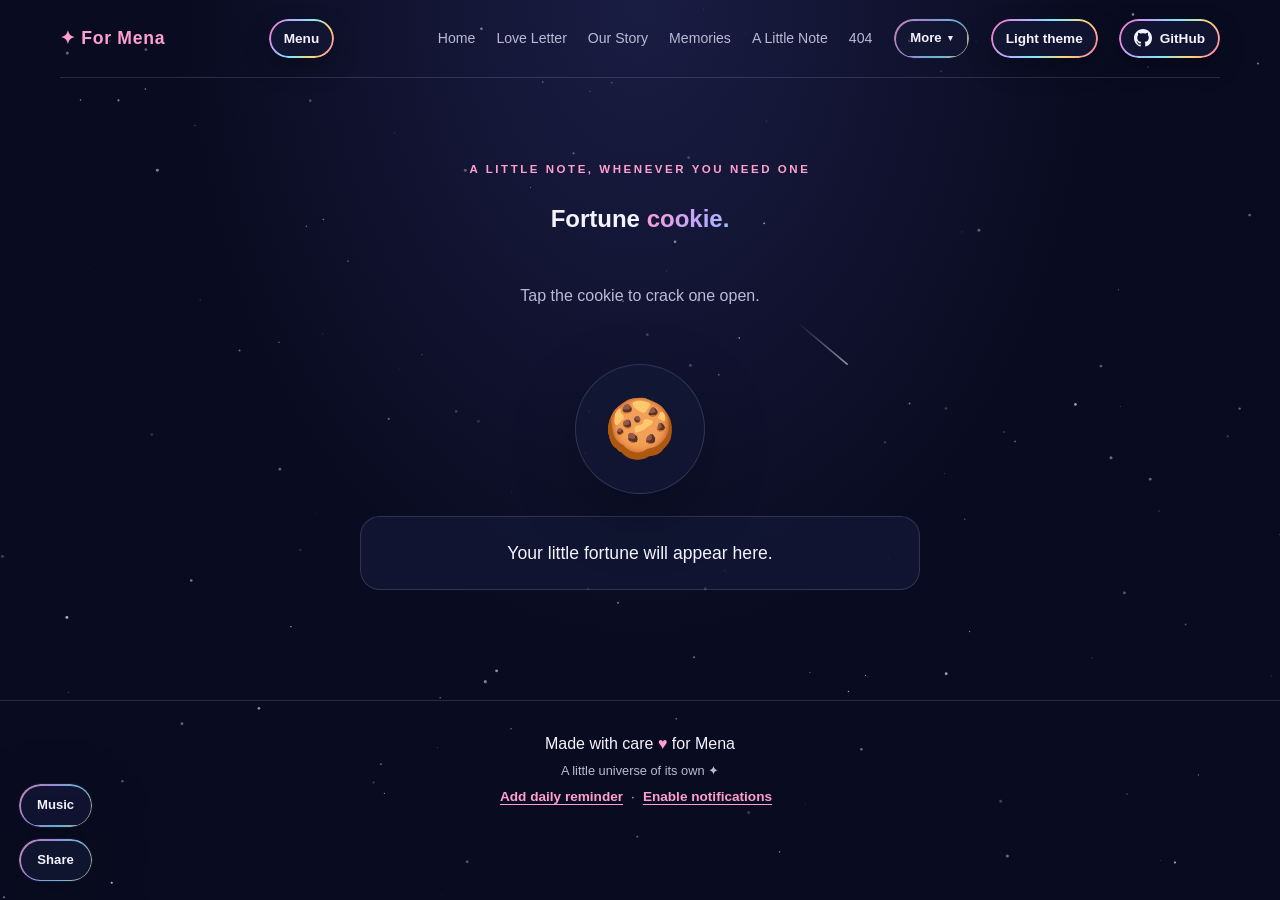
<file: fortune.html>
<!DOCTYPE html>
<html lang="en">
<head>
  <meta charset="UTF-8">
  <meta name="viewport" content="width=device-width, initial-scale=1.0">
  <meta name="theme-color" content="#090b20">
  <meta name="description" content="A little fortune whenever you need one, made for Mena.">
  <title>Fortune cookie &#10022; Love for Mena</title>
  <link rel="canonical" href="https://menaammarpro.github.io/loveformymena/fortune.html">
  <link rel="icon" href="assets/favicon.svg" type="image/svg+xml">
  <link rel="apple-touch-icon" href="assets/apple-touch-icon.png">
  <meta property="og:type" content="website">
  <meta property="og:site_name" content="Love for Mena">
  <meta property="og:title" content="Fortune cookie &#10022; Love for Mena">
  <meta property="og:description" content="A little fortune whenever you need one, made for Mena.">
  <meta property="og:url" content="https://menaammarpro.github.io/loveformymena/fortune.html">
  <meta property="og:image" content="https://menaammarpro.github.io/loveformymena/assets/og-image.png">
  <meta property="og:image:width" content="1200">
  <meta property="og:image:height" content="630">
  <meta property="og:image:alt" content="For Mena - a little corner of the universe">
  <meta name="twitter:card" content="summary_large_image">
  <meta name="twitter:title" content="Fortune cookie &#10022; Love for Mena">
  <meta name="twitter:description" content="A little fortune whenever you need one, made for Mena.">
  <meta name="twitter:image" content="https://menaammarpro.github.io/loveformymena/assets/og-image.png">
  <link rel="stylesheet" href="css/style.css">
  <script src="js/main.js" defer></script>
  <script src="js/music.js" defer></script>
  <script src="js/effects.js" defer></script>
  <script src="js/notifications.js" defer></script>
  <link rel="manifest" href="manifest.webmanifest">
  <meta name="apple-mobile-web-app-capable" content="yes">
  <meta name="apple-mobile-web-app-title" content="For Mena">
  <meta name="apple-mobile-web-app-status-bar-style" content="black-translucent">
  <link rel="icon" type="image/png" sizes="192x192" href="assets/icons/icon-192.png">
</head>
<body>
  <canvas id="starfield" aria-hidden="true"></canvas>

  <header class="site-header">
    <a class="brand" href="https://menaammarpro.github.io/loveformymena/">&#10022; For Mena</a>
    <button class="menu-toggle" aria-label="Open navigation" aria-expanded="false">Menu</button>
    <nav class="nav-links" aria-label="Main navigation">
      <a href="index.html">Home</a>
      <a href="love-letter.html">Love Letter</a>
      <a href="our-story.html">Our Story</a>
      <a href="memories.html">Memories</a>
      <a href="apology.html">A Little Note</a>
      <a href="404.html">404</a>
      <div class="nav-more">
        <button class="nav-more-toggle" type="button" aria-haspopup="true" aria-expanded="false">More <span class="caret" aria-hidden="true">&#9662;</span></button>
        <div class="nav-more-menu" role="menu">
          <a role="menuitem" href="for-you.html">For you</a>
          <a role="menuitem" href="reasons.html">Reasons</a>
          <a role="menuitem" href="open-when.html">Open when</a>
          <a role="menuitem" href="playlist.html">Our song</a>
          <a role="menuitem" href="quiz.html">Quiz</a>
          <a role="menuitem" href="counter.html">Days together</a>
          <a role="menuitem" class="active" href="fortune.html">Fortune</a>
          <a role="menuitem" href="bucket.html">Bucket list</a>
          <a role="menuitem" href="guestbook.html">Wishes wall</a>
        </div>
      </div>
      <button class="theme-toggle" type="button" aria-label="Toggle color theme">Theme</button>
      <a class="github-link" href="https://github.com/MenaAmmarPro/loveformymena" target="_blank" rel="noopener noreferrer" aria-label="View source on GitHub" title="View source on GitHub">
        <svg viewBox="0 0 16 16" width="18" height="18" aria-hidden="true" focusable="false" fill="currentColor">
          <path d="M8 0C3.58 0 0 3.58 0 8c0 3.54 2.29 6.53 5.47 7.59.4.07.55-.17.55-.38 0-.19-.01-.82-.01-1.49-2.01.37-2.53-.49-2.69-.94-.09-.23-.48-.94-.82-1.13-.28-.15-.68-.52-.01-.53.63-.01 1.08.58 1.23.82.72 1.21 1.87.87 2.33.66.07-.52.28-.87.51-1.07-1.78-.2-3.64-.89-3.64-3.95 0-.87.31-1.59.82-2.15-.08-.2-.36-1.02.08-2.12 0 0 .67-.21 2.2.82.64-.18 1.32-.27 2-.27.68 0 1.36.09 2 .27 1.53-1.04 2.2-.82 2.2-.82.44 1.1.16 1.92.08 2.12.51.56.82 1.27.82 2.15 0 3.07-1.87 3.75-3.65 3.95.29.25.54.73.54 1.48 0 1.07-.01 1.93-.01 2.2 0 .21.15.46.55.38A8.01 8.01 0 0 0 16 8c0-4.42-3.58-8-8-8z"/>
        </svg>GitHub
      </a>
    </nav>
  </header>

  <main>
    <section class="section message-section">
      <p class="eyebrow">A LITTLE NOTE, WHENEVER YOU NEED ONE</p>
      <h1 class="page-heading">Fortune <span>cookie.</span></h1>
      <p class="section-copy">Tap the cookie to crack one open.</p>

      <button class="fortune-cookie" id="fortune-cookie" type="button" aria-label="Crack open a fortune cookie">
        <span class="cookie-emoji" aria-hidden="true">&#127850;</span>
      </button>
      <p class="fortune-text" id="fortune-text" aria-live="polite">
        Your little fortune will appear here.
      </p>
    </section>
  </main>

  <footer class="site-footer">
    <p>Made with care <span>&#9829;</span> for Mena</p>
    <p class="footer-small">A little universe of its own &#10022;</p>
  </footer>
</body>
</html>
</file>
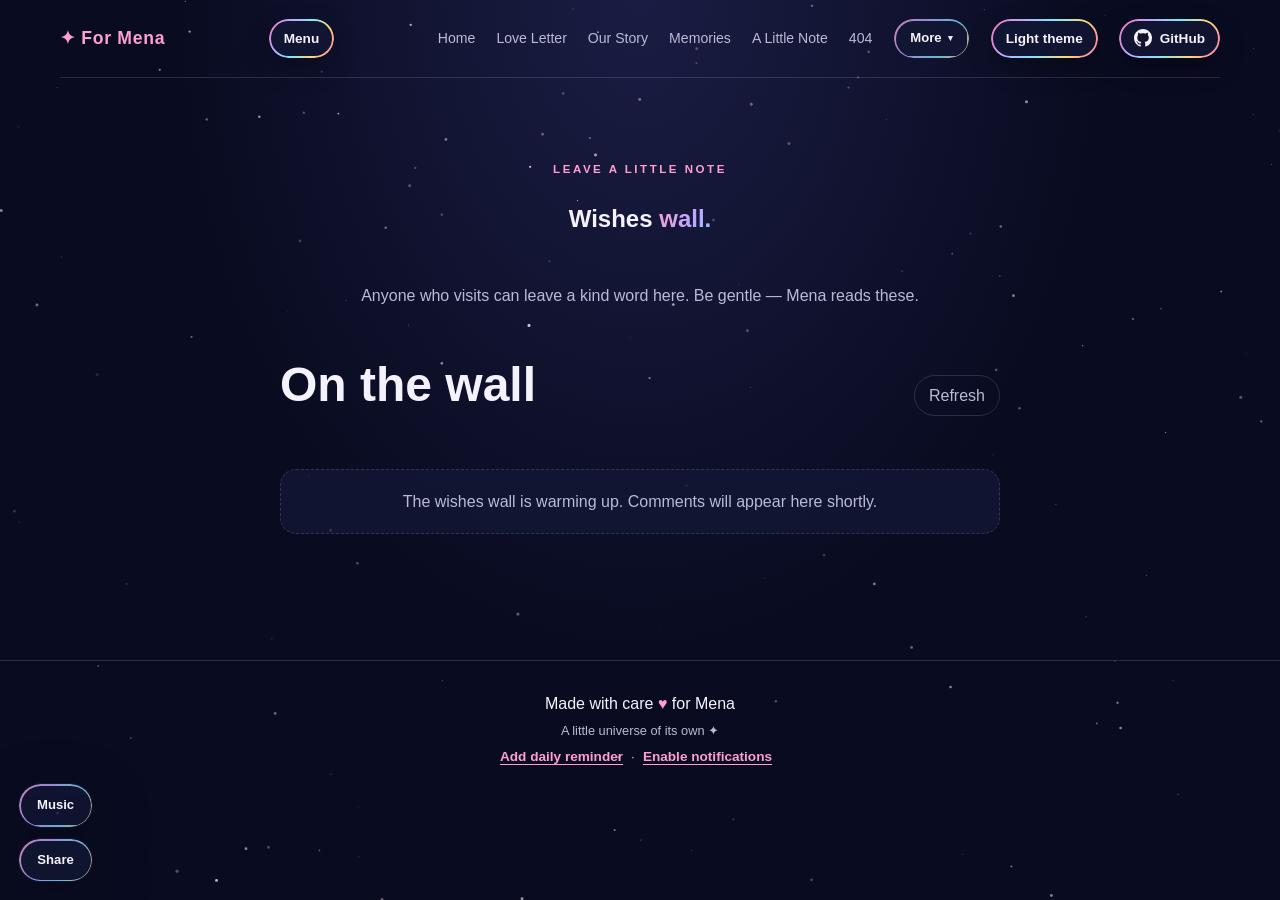
<file: guestbook.html>
<!DOCTYPE html>
<html lang="en">
<head>
  <meta charset="UTF-8">
  <meta name="viewport" content="width=device-width, initial-scale=1.0">
  <meta name="theme-color" content="#090b20">
  <meta name="description" content="Leave a little note on the wishes wall, made for Mena.">
  <title>Wishes wall &#10022; Love for Mena</title>
  <link rel="canonical" href="https://menaammarpro.github.io/loveformymena/guestbook.html">
  <link rel="icon" href="assets/favicon.svg" type="image/svg+xml">
  <link rel="apple-touch-icon" href="assets/apple-touch-icon.png">
  <meta property="og:type" content="website">
  <meta property="og:site_name" content="Love for Mena">
  <meta property="og:title" content="Wishes wall &#10022; Love for Mena">
  <meta property="og:description" content="Leave a little note on the wishes wall, made for Mena.">
  <meta property="og:url" content="https://menaammarpro.github.io/loveformymena/guestbook.html">
  <meta property="og:image" content="https://menaammarpro.github.io/loveformymena/assets/og-image.png">
  <meta property="og:image:width" content="1200">
  <meta property="og:image:height" content="630">
  <meta property="og:image:alt" content="For Mena - a little corner of the universe">
  <meta name="twitter:card" content="summary_large_image">
  <meta name="twitter:title" content="Wishes wall &#10022; Love for Mena">
  <meta name="twitter:description" content="Leave a little note on the wishes wall, made for Mena.">
  <meta name="twitter:image" content="https://menaammarpro.github.io/loveformymena/assets/og-image.png">
  <link rel="stylesheet" href="css/style.css">
  <script src="js/main.js" defer></script>
  <script src="js/config.js" defer></script>
  <script src="js/guestbook.js" defer></script>
  <script src="js/music.js" defer></script>
  <script src="js/effects.js" defer></script>
  <script src="js/notifications.js" defer></script>
  <link rel="manifest" href="manifest.webmanifest">
  <meta name="apple-mobile-web-app-capable" content="yes">
  <meta name="apple-mobile-web-app-title" content="For Mena">
  <meta name="apple-mobile-web-app-status-bar-style" content="black-translucent">
  <link rel="icon" type="image/png" sizes="192x192" href="assets/icons/icon-192.png">
</head>
<body>
  <canvas id="starfield" aria-hidden="true"></canvas>

  <header class="site-header">
    <a class="brand" href="https://menaammarpro.github.io/loveformymena/">&#10022; For Mena</a>
    <button class="menu-toggle" aria-label="Open navigation" aria-expanded="false">Menu</button>
    <nav class="nav-links" aria-label="Main navigation">
      <a href="index.html">Home</a>
      <a href="love-letter.html">Love Letter</a>
      <a href="our-story.html">Our Story</a>
      <a href="memories.html">Memories</a>
      <a href="apology.html">A Little Note</a>
      <a href="404.html">404</a>
      <div class="nav-more">
        <button class="nav-more-toggle" type="button" aria-haspopup="true" aria-expanded="false">More <span class="caret" aria-hidden="true">&#9662;</span></button>
        <div class="nav-more-menu" role="menu">
          <a role="menuitem" href="for-you.html">For you</a>
          <a role="menuitem" href="reasons.html">Reasons</a>
          <a role="menuitem" href="open-when.html">Open when</a>
          <a role="menuitem" href="playlist.html">Our song</a>
          <a role="menuitem" href="quiz.html">Quiz</a>
          <a role="menuitem" href="counter.html">Days together</a>
          <a role="menuitem" href="fortune.html">Fortune</a>
          <a role="menuitem" href="bucket.html">Bucket list</a>
          <a role="menuitem" class="active" href="guestbook.html">Wishes wall</a>
        </div>
      </div>
      <button class="theme-toggle" type="button" aria-label="Toggle color theme">Theme</button>
      <a class="github-link" href="https://github.com/MenaAmmarPro/loveformymena" target="_blank" rel="noopener noreferrer" aria-label="View source on GitHub" title="View source on GitHub">
        <svg viewBox="0 0 16 16" width="18" height="18" aria-hidden="true" focusable="false" fill="currentColor">
          <path d="M8 0C3.58 0 0 3.58 0 8c0 3.54 2.29 6.53 5.47 7.59.4.07.55-.17.55-.38 0-.19-.01-.82-.01-1.49-2.01.37-2.53-.49-2.69-.94-.09-.23-.48-.94-.82-1.13-.28-.15-.68-.52-.01-.53.63-.01 1.08.58 1.23.82.72 1.21 1.87.87 2.33.66.07-.52.28-.87.51-1.07-1.78-.2-3.64-.89-3.64-3.95 0-.87.31-1.59.82-2.15-.08-.2-.36-1.02.08-2.12 0 0 .67-.21 2.2.82.64-.18 1.32-.27 2-.27.68 0 1.36.09 2 .27 1.53-1.04 2.2-.82 2.2-.82.44 1.1.16 1.92.08 2.12.51.56.82 1.27.82 2.15 0 3.07-1.87 3.75-3.65 3.95.29.25.54.73.54 1.48 0 1.07-.01 1.93-.01 2.2 0 .21.15.46.55.38A8.01 8.01 0 0 0 16 8c0-4.42-3.58-8-8-8z"/>
        </svg>GitHub
      </a>
    </nav>
  </header>

  <main>
    <section class="section message-section">
      <p class="eyebrow">LEAVE A LITTLE NOTE</p>
      <h1 class="page-heading">Wishes <span>wall.</span></h1>
      <p class="section-copy">
        Anyone who visits can leave a kind word here. Be gentle &mdash;
        Mena reads these.
      </p>

      <form class="wish-form" id="wish-form" novalidate>
        <div class="wish-fields">
          <label class="wish-field">
            <span>Your name <em>(optional)</em></span>
            <input id="wish-name" name="name" type="text" maxlength="40" autocomplete="name" placeholder="Someone who cares">
          </label>
          <label class="wish-field">
            <span>Your wish</span>
            <textarea id="wish-message" name="message" rows="3" maxlength="280" required placeholder="Write something kind&hellip;"></textarea>
          </label>
        </div>
        <label class="wish-honeypot" aria-hidden="true">Please leave this field empty
          <input id="wish-website" name="website" type="text" tabindex="-1" autocomplete="off">
        </label>
        <div class="wish-actions">
          <button class="button button-primary" id="wish-submit" type="submit">Hang my wish &#10022;</button>
          <span class="wish-status" id="wish-status" role="status" aria-live="polite"></span>
        </div>
      </form>

      <div class="wish-list-head">
        <h2 class="wish-list-title">On the wall</h2>
        <button class="wish-refresh" id="wish-refresh" type="button">Refresh</button>
      </div>
      <ul class="wish-list" id="wish-list" aria-live="polite"></ul>
      <p class="wish-empty" id="wish-empty" hidden>No wishes yet &mdash; be the first to leave one.</p>

      <div class="giscus-wrap" id="giscus-fallback" hidden>
        <p class="giscus-note" id="giscus-note">
          The wishes wall is warming up. Comments will appear here shortly.
        </p>
        <div class="giscus-host" id="giscus-host"></div>
      </div>
    </section>
  </main>

  <footer class="site-footer">
    <p>Made with care <span>&#9829;</span> for Mena</p>
    <p class="footer-small">A little universe of its own &#10022;</p>
  </footer>
</body>
</html>
</file>
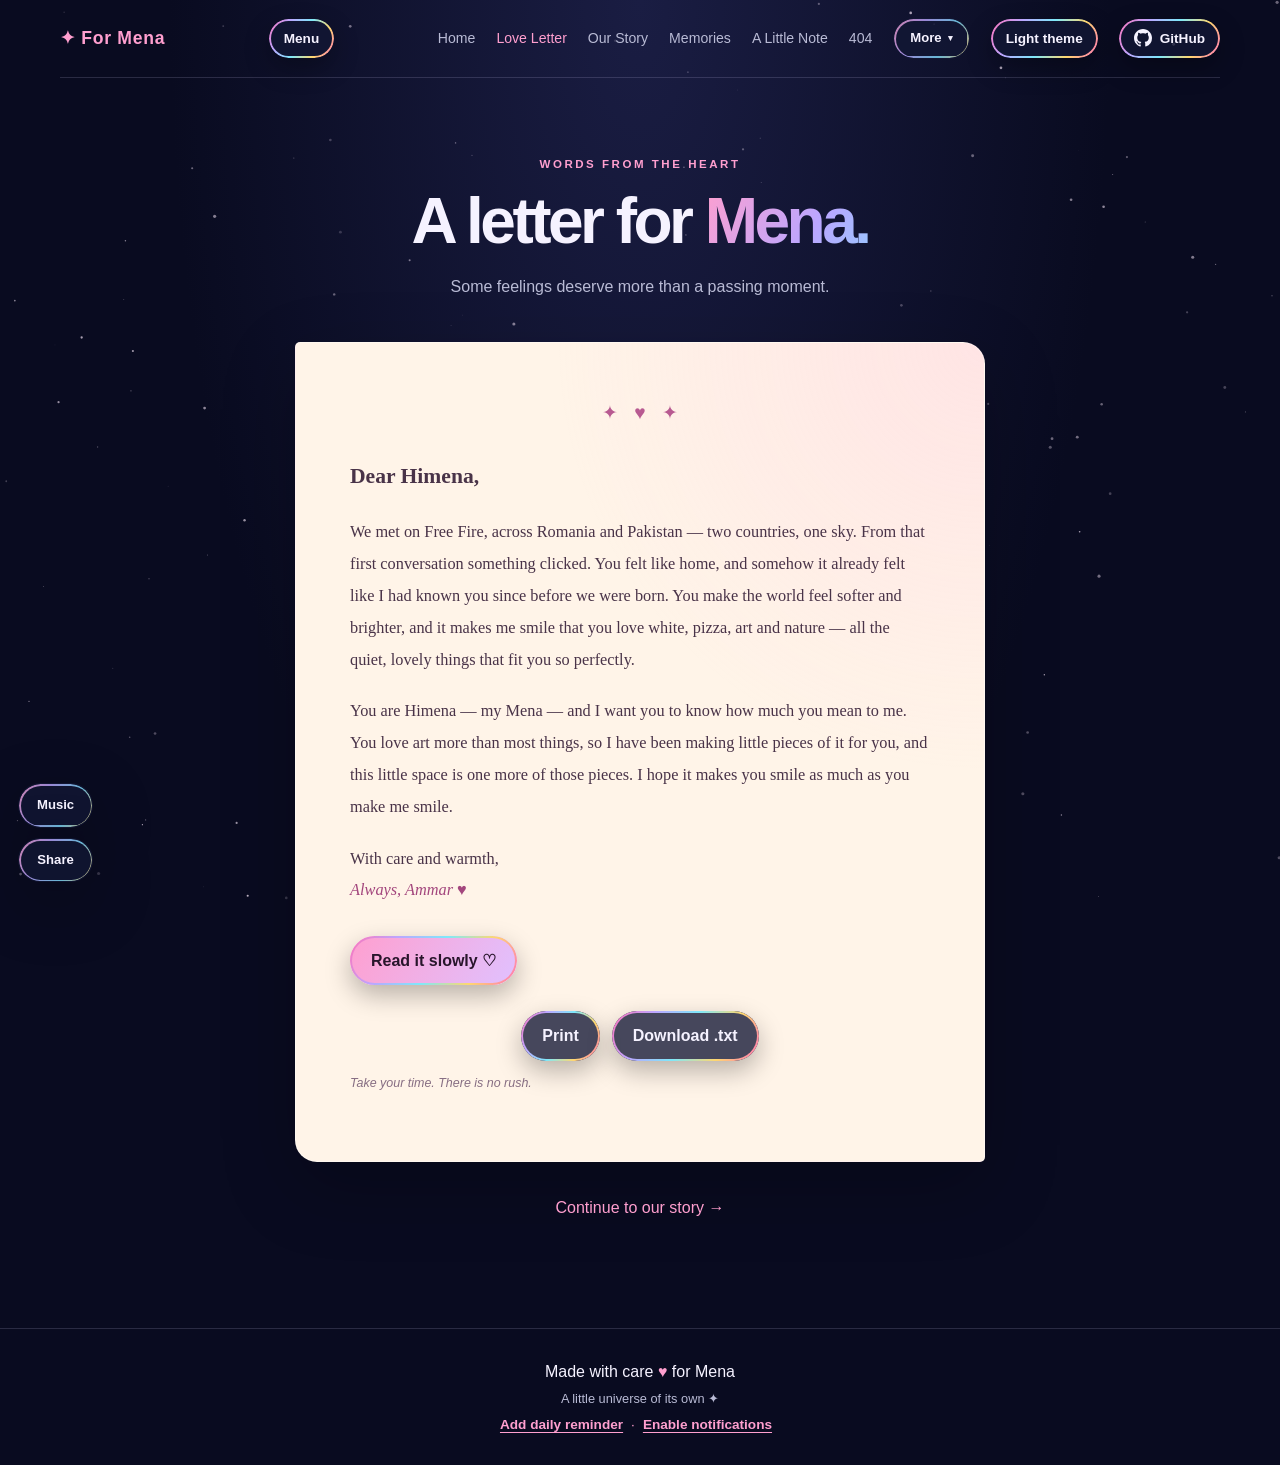
<file: love-letter.html>
<!DOCTYPE html>
<html lang="en">
<head>
  <meta charset="UTF-8">
  <meta name="viewport" content="width=device-width, initial-scale=1.0">
  <meta name="theme-color" content="#090b20">
  <meta name="description" content="A letter written especially for Mena.">
  <title>A Letter for Mena ✦</title>
  <link rel="canonical" href="https://menaammarpro.github.io/loveformymena/love-letter.html">
  <link rel="icon" href="assets/favicon.svg" type="image/svg+xml">
  <link rel="apple-touch-icon" href="assets/apple-touch-icon.png">
  <meta property="og:type" content="website">
  <meta property="og:site_name" content="Love for Mena">
  <meta property="og:title" content="A Letter for Mena ✦">
  <meta property="og:description" content="A letter written especially for Mena.">
  <meta property="og:url" content="https://menaammarpro.github.io/loveformymena/love-letter.html">
  <meta property="og:image" content="https://menaammarpro.github.io/loveformymena/assets/og-image.png">
  <meta property="og:image:width" content="1200">
  <meta property="og:image:height" content="630">
  <meta property="og:image:alt" content="For Mena - a little corner of the universe">
  <meta name="twitter:card" content="summary_large_image">
  <meta name="twitter:title" content="A Letter for Mena ✦">
  <meta name="twitter:description" content="A letter written especially for Mena.">
  <meta name="twitter:image" content="https://menaammarpro.github.io/loveformymena/assets/og-image.png">
  <link rel="stylesheet" href="css/style.css">
  <script src="js/main.js" defer></script>
  <script src="js/music.js" defer></script>
  <script src="js/effects.js" defer></script>
  <script src="js/notifications.js" defer></script>
  <link rel="manifest" href="manifest.webmanifest">
  <meta name="apple-mobile-web-app-capable" content="yes">
  <meta name="apple-mobile-web-app-title" content="For Mena">
  <meta name="apple-mobile-web-app-status-bar-style" content="black-translucent">
  <link rel="icon" type="image/png" sizes="192x192" href="assets/icons/icon-192.png">
</head>
<body>
  <canvas id="starfield" aria-hidden="true"></canvas>
  <header class="site-header">
    <a class="brand" href="https://menaammarpro.github.io/loveformymena/">✦ For Mena</a>
    <button class="menu-toggle" aria-label="Open navigation" aria-expanded="false">Menu</button>
    <nav class="nav-links" aria-label="Main navigation">
      <a href="index.html">Home</a>
      <a class="active" href="love-letter.html">Love Letter</a>
      <a href="our-story.html">Our Story</a>
      <a href="memories.html">Memories</a>
      <a href="apology.html">A Little Note</a>
      <a href="404.html">404</a>
      <div class="nav-more">
        <button class="nav-more-toggle" type="button" aria-haspopup="true" aria-expanded="false">More <span class="caret" aria-hidden="true">&#9662;</span></button>
        <div class="nav-more-menu" role="menu">
          <a role="menuitem" href="for-you.html">For you</a>
          <a role="menuitem" href="reasons.html">Reasons</a>
          <a role="menuitem" href="open-when.html">Open when</a>
          <a role="menuitem" href="playlist.html">Our song</a>
          <a role="menuitem" href="quiz.html">Quiz</a>
          <a role="menuitem" href="counter.html">Days together</a>
          <a role="menuitem" href="fortune.html">Fortune</a>
          <a role="menuitem" href="bucket.html">Bucket list</a>
          <a role="menuitem" href="guestbook.html">Wishes wall</a>
        </div>
      </div>
      <button class="theme-toggle" type="button" aria-label="Toggle color theme">Theme</button>
      <a class="github-link" href="https://github.com/MenaAmmarPro/loveformymena" target="_blank" rel="noopener noreferrer" aria-label="View source on GitHub" title="View source on GitHub">
        <svg viewBox="0 0 16 16" width="18" height="18" aria-hidden="true" focusable="false" fill="currentColor">
          <path d="M8 0C3.58 0 0 3.58 0 8c0 3.54 2.29 6.53 5.47 7.59.4.07.55-.17.55-.38 0-.19-.01-.82-.01-1.49-2.01.37-2.53-.49-2.69-.94-.09-.23-.48-.94-.82-1.13-.28-.15-.68-.52-.01-.53.63-.01 1.08.58 1.23.82.72 1.21 1.87.87 2.33.66.07-.52.28-.87.51-1.07-1.78-.2-3.64-.89-3.64-3.95 0-.87.31-1.59.82-2.15-.08-.2-.36-1.02.08-2.12 0 0 .67-.21 2.2.82.64-.18 1.32-.27 2-.27.68 0 1.36.09 2 .27 1.53-1.04 2.2-.82 2.2-.82.44 1.1.16 1.92.08 2.12.51.56.82 1.27.82 2.15 0 3.07-1.87 3.75-3.65 3.95.29.25.54.73.54 1.48 0 1.07-.01 1.93-.01 2.2 0 .21.15.46.55.38A8.01 8.01 0 0 0 16 8c0-4.42-3.58-8-8-8z"/>
        </svg>GitHub
      </a>
    </nav>
  </header>

  <main class="page-main">
    <section class="page-heading">
      <p class="eyebrow">WORDS FROM THE HEART</p>
      <h1>A letter for <span>Mena.</span></h1>
      <p>Some feelings deserve more than a passing moment.</p>
    </section>

    <article class="letter-paper">
      <div class="letter-decoration">✦ &nbsp; ♥ &nbsp; ✦</div>
      <p class="letter-greeting">Dear Himena,</p>

      <div class="letter-content" id="letter-content">
        <p>
          We met on Free Fire, across Romania and Pakistan — two countries, one
          sky. From that first conversation something clicked. You felt like
          home, and somehow it already felt like I had known you since before we
          were born. You make the world feel softer and brighter, and it makes
          me smile that you love white, pizza, art and nature — all the quiet,
          lovely things that fit you so perfectly.
        </p>
        <p>
          You are Himena — my Mena — and I want you to know how much you mean
          to me. You love art more than most things, so I have been making little
          pieces of it for you, and this little space is one more of those
          pieces. I hope it makes you smile as much as you make me smile.
        </p>
        <p class="letter-signoff">With care and warmth,</p>
        <p class="letter-signature">Always, Ammar ♥</p>
      </div>

      <button class="button button-primary" id="reveal-letter" type="button">
        Read it slowly ♡
      </button>
      <div class="letter-actions">
        <button class="button button-ghost" id="print-letter" type="button">Print</button>
        <button class="button button-ghost" id="download-letter" type="button">Download .txt</button>
      </div>
      <p class="letter-footnote">Take your time. There is no rush.</p>
    </article>
    <div class="center-link"><a href="our-story.html">Continue to our story →</a></div>
  </main>

  <footer class="site-footer">
    <p>Made with care <span>♥</span> for Mena</p>
    <p class="footer-small">A little universe of its own ✦</p>
  </footer>
</body>
</html>
</file>
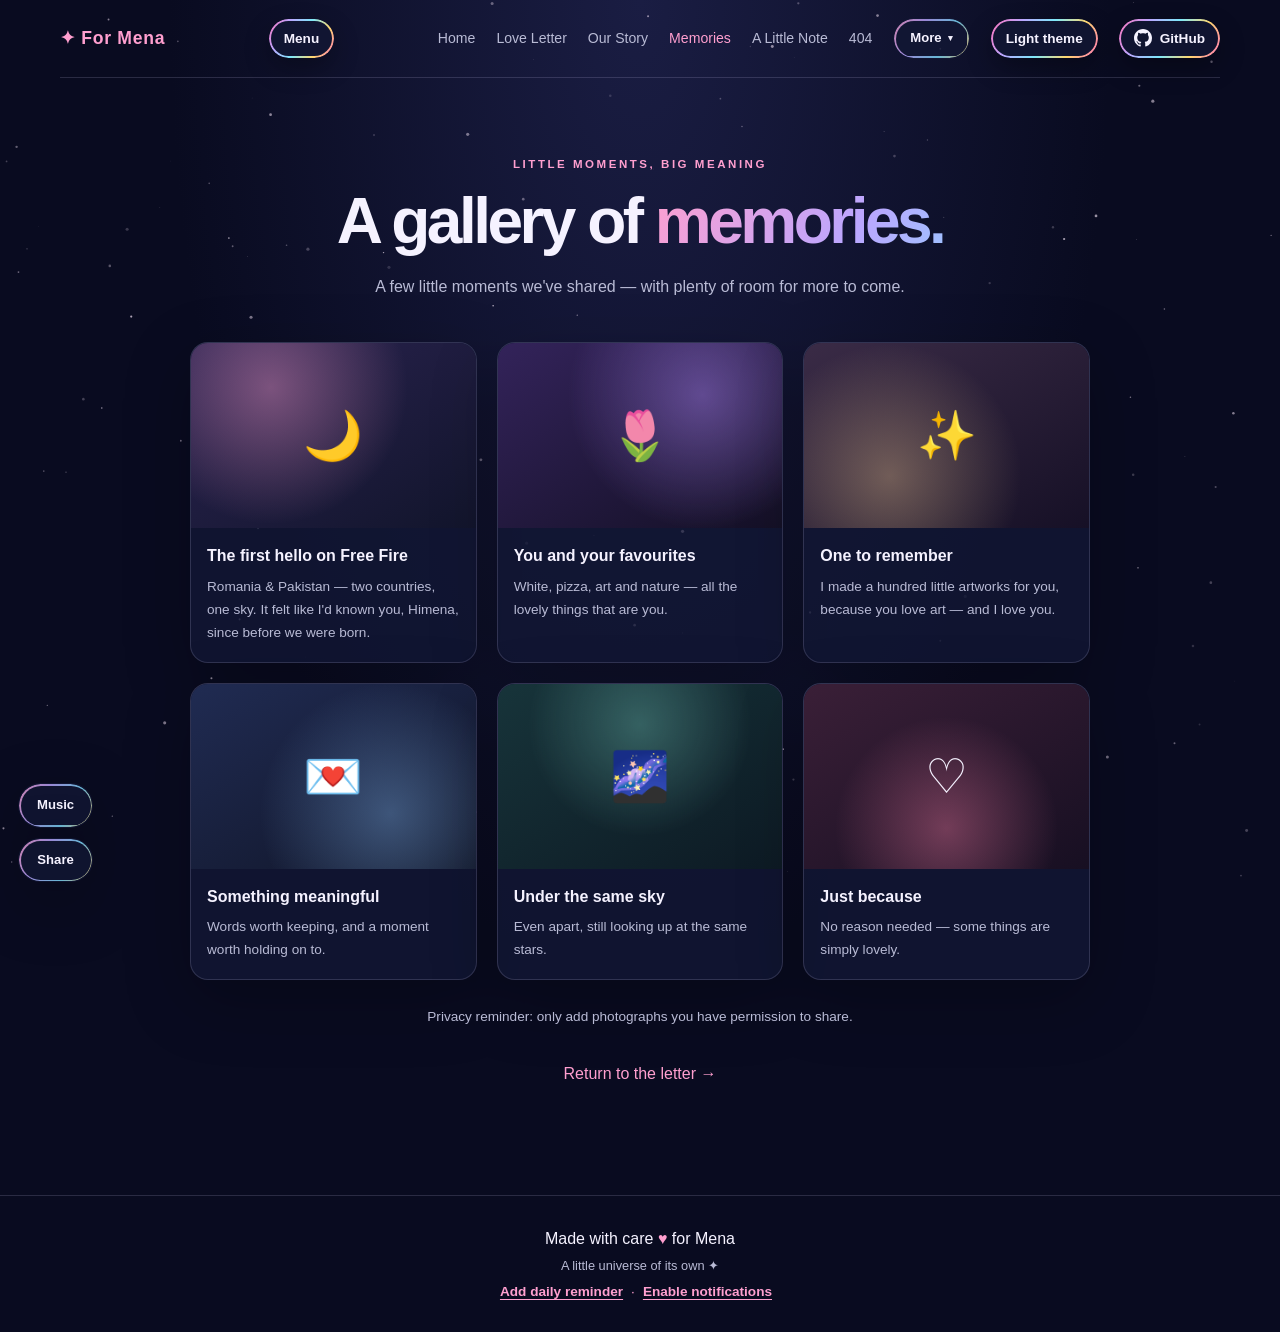
<file: memories.html>
<!DOCTYPE html>
<html lang="en">
<head>
  <meta charset="UTF-8">
  <meta name="viewport" content="width=device-width, initial-scale=1.0">
  <meta name="theme-color" content="#090b20">
  <meta name="description" content="A collection of memories for Mena.">
  <title>Memories ✦</title>
  <link rel="canonical" href="https://menaammarpro.github.io/loveformymena/memories.html">
  <link rel="icon" href="assets/favicon.svg" type="image/svg+xml">
  <link rel="apple-touch-icon" href="assets/apple-touch-icon.png">
  <meta property="og:type" content="website">
  <meta property="og:site_name" content="Love for Mena">
  <meta property="og:title" content="Memories ✦">
  <meta property="og:description" content="A collection of memories for Mena.">
  <meta property="og:url" content="https://menaammarpro.github.io/loveformymena/memories.html">
  <meta property="og:image" content="https://menaammarpro.github.io/loveformymena/assets/og-image.png">
  <meta property="og:image:width" content="1200">
  <meta property="og:image:height" content="630">
  <meta property="og:image:alt" content="For Mena - a little corner of the universe">
  <meta name="twitter:card" content="summary_large_image">
  <meta name="twitter:title" content="Memories ✦">
  <meta name="twitter:description" content="A collection of memories for Mena.">
  <meta name="twitter:image" content="https://menaammarpro.github.io/loveformymena/assets/og-image.png">
  <link rel="stylesheet" href="css/style.css">
  <script src="js/main.js" defer></script>
  <script src="js/music.js" defer></script>
  <script src="js/effects.js" defer></script>
  <script src="js/notifications.js" defer></script>
  <link rel="manifest" href="manifest.webmanifest">
  <meta name="apple-mobile-web-app-capable" content="yes">
  <meta name="apple-mobile-web-app-title" content="For Mena">
  <meta name="apple-mobile-web-app-status-bar-style" content="black-translucent">
  <link rel="icon" type="image/png" sizes="192x192" href="assets/icons/icon-192.png">
</head>
<body>
  <canvas id="starfield" aria-hidden="true"></canvas>
  <header class="site-header">
    <a class="brand" href="https://menaammarpro.github.io/loveformymena/">✦ For Mena</a>
    <button class="menu-toggle" aria-label="Open navigation" aria-expanded="false">Menu</button>
    <nav class="nav-links" aria-label="Main navigation">
      <a href="index.html">Home</a>
      <a href="love-letter.html">Love Letter</a>
      <a href="our-story.html">Our Story</a>
      <a class="active" href="memories.html">Memories</a>
      <a href="apology.html">A Little Note</a>
      <a href="404.html">404</a>
      <div class="nav-more">
        <button class="nav-more-toggle" type="button" aria-haspopup="true" aria-expanded="false">More <span class="caret" aria-hidden="true">&#9662;</span></button>
        <div class="nav-more-menu" role="menu">
          <a role="menuitem" href="for-you.html">For you</a>
          <a role="menuitem" href="reasons.html">Reasons</a>
          <a role="menuitem" href="open-when.html">Open when</a>
          <a role="menuitem" href="playlist.html">Our song</a>
          <a role="menuitem" href="quiz.html">Quiz</a>
          <a role="menuitem" href="counter.html">Days together</a>
          <a role="menuitem" href="fortune.html">Fortune</a>
          <a role="menuitem" href="bucket.html">Bucket list</a>
          <a role="menuitem" href="guestbook.html">Wishes wall</a>
        </div>
      </div>
      <button class="theme-toggle" type="button" aria-label="Toggle color theme">Theme</button>
      <a class="github-link" href="https://github.com/MenaAmmarPro/loveformymena" target="_blank" rel="noopener noreferrer" aria-label="View source on GitHub" title="View source on GitHub">
        <svg viewBox="0 0 16 16" width="18" height="18" aria-hidden="true" focusable="false" fill="currentColor">
          <path d="M8 0C3.58 0 0 3.58 0 8c0 3.54 2.29 6.53 5.47 7.59.4.07.55-.17.55-.38 0-.19-.01-.82-.01-1.49-2.01.37-2.53-.49-2.69-.94-.09-.23-.48-.94-.82-1.13-.28-.15-.68-.52-.01-.53.63-.01 1.08.58 1.23.82.72 1.21 1.87.87 2.33.66.07-.52.28-.87.51-1.07-1.78-.2-3.64-.89-3.64-3.95 0-.87.31-1.59.82-2.15-.08-.2-.36-1.02.08-2.12 0 0 .67-.21 2.2.82.64-.18 1.32-.27 2-.27.68 0 1.36.09 2 .27 1.53-1.04 2.2-.82 2.2-.82.44 1.1.16 1.92.08 2.12.51.56.82 1.27.82 2.15 0 3.07-1.87 3.75-3.65 3.95.29.25.54.73.54 1.48 0 1.07-.01 1.93-.01 2.2 0 .21.15.46.55.38A8.01 8.01 0 0 0 16 8c0-4.42-3.58-8-8-8z"/>
        </svg>GitHub
      </a>
    </nav>
  </header>

  <main class="page-main">
    <section class="page-heading">
      <p class="eyebrow">LITTLE MOMENTS, BIG MEANING</p>
      <h1>A gallery of <span>memories.</span></h1>
      <p>A few little moments we've shared — with plenty of room for more to come.</p>
    </section>

    <section class="memory-grid">
      <figure class="memory-card">
        <div class="memory-placeholder">🌙</div>
        <figcaption>
          <h2>The first hello on Free Fire</h2>
          <p>Romania &amp; Pakistan — two countries, one sky. It felt like I'd known you, Himena, since before we were born.</p>
        </figcaption>
      </figure>
      <figure class="memory-card">
        <div class="memory-placeholder">🌷</div>
        <figcaption>
          <h2>You and your favourites</h2>
          <p>White, pizza, art and nature — all the lovely things that are you.</p>
        </figcaption>
      </figure>
      <figure class="memory-card">
        <div class="memory-placeholder">✨</div>
        <figcaption>
          <h2>One to remember</h2>
          <p>I made a hundred little artworks for you, because you love art — and I love you.</p>
        </figcaption>
      </figure>
      <figure class="memory-card">
        <div class="memory-placeholder">💌</div>
        <figcaption>
          <h2>Something meaningful</h2>
          <p>Words worth keeping, and a moment worth holding on to.</p>
        </figcaption>
      </figure>
      <figure class="memory-card">
        <div class="memory-placeholder">🌌</div>
        <figcaption>
          <h2>Under the same sky</h2>
          <p>Even apart, still looking up at the same stars.</p>
        </figcaption>
      </figure>
      <figure class="memory-card">
        <div class="memory-placeholder">♡</div>
        <figcaption>
          <h2>Just because</h2>
          <p>No reason needed — some things are simply lovely.</p>
        </figcaption>
      </figure>
    </section>

    <p class="gallery-note">
      Privacy reminder: only add photographs you have permission to share.
    </p>
    <div class="center-link"><a href="love-letter.html">Return to the letter →</a></div>
  </main>

  <footer class="site-footer">
    <p>Made with care <span>♥</span> for Mena</p>
    <p class="footer-small">A little universe of its own ✦</p>
  </footer>
</body>
</html>
</file>
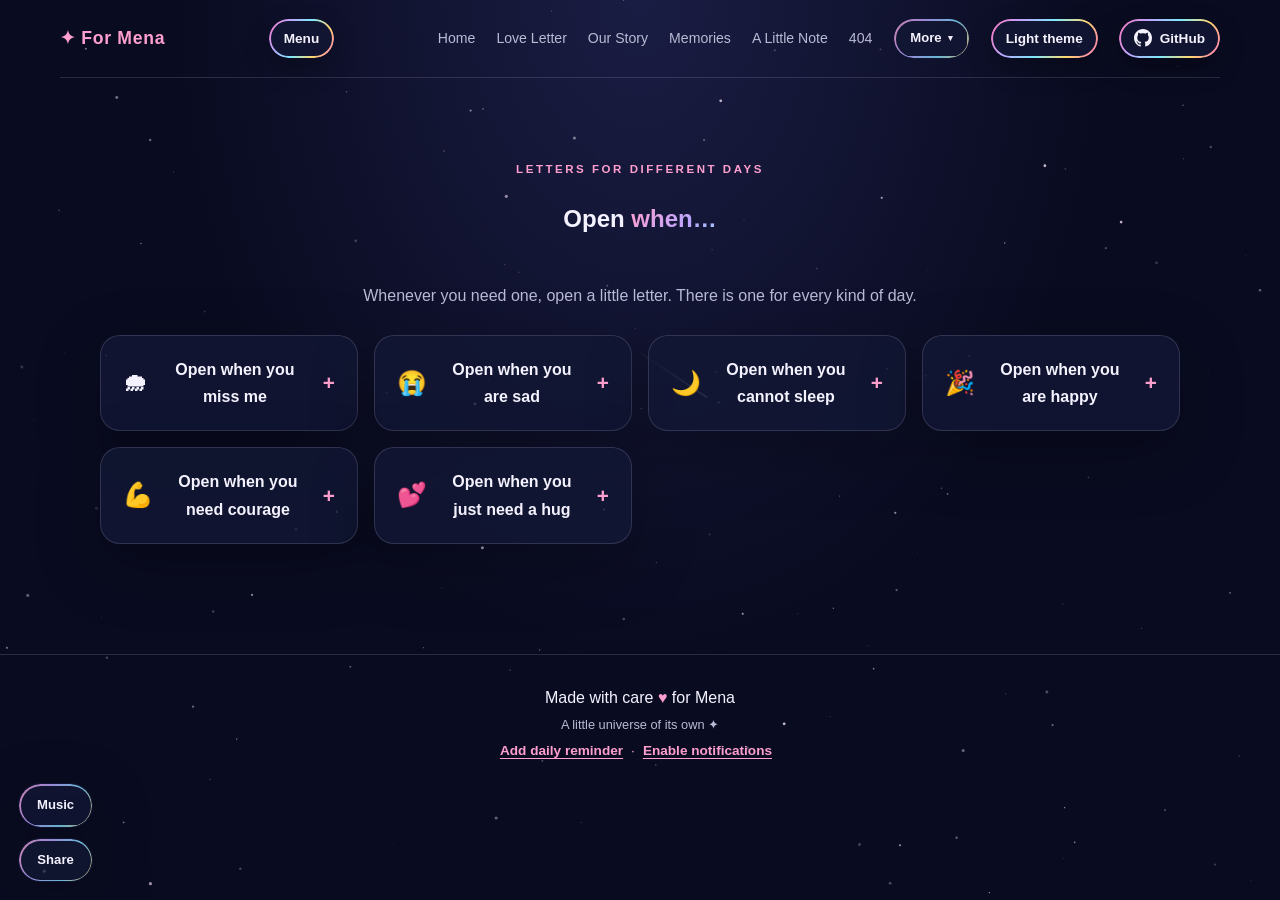
<file: open-when.html>
<!DOCTYPE html>
<html lang="en">
<head>
  <meta charset="UTF-8">
  <meta name="viewport" content="width=device-width, initial-scale=1.0">
  <meta name="theme-color" content="#090b20">
  <meta name="description" content="Little letters to open when you need them, made for Mena.">
  <title>Open when&#8230; &#10022; Love for Mena</title>
  <link rel="canonical" href="https://menaammarpro.github.io/loveformymena/open-when.html">
  <link rel="icon" href="assets/favicon.svg" type="image/svg+xml">
  <link rel="apple-touch-icon" href="assets/apple-touch-icon.png">
  <meta property="og:type" content="website">
  <meta property="og:site_name" content="Love for Mena">
  <meta property="og:title" content="Open when&#8230; &#10022; Love for Mena">
  <meta property="og:description" content="Little letters to open when you need them, made for Mena.">
  <meta property="og:url" content="https://menaammarpro.github.io/loveformymena/open-when.html">
  <meta property="og:image" content="https://menaammarpro.github.io/loveformymena/assets/og-image.png">
  <meta property="og:image:width" content="1200">
  <meta property="og:image:height" content="630">
  <meta property="og:image:alt" content="For Mena - a little corner of the universe">
  <meta name="twitter:card" content="summary_large_image">
  <meta name="twitter:title" content="Open when&#8230; &#10022; Love for Mena">
  <meta name="twitter:description" content="Little letters to open when you need them, made for Mena.">
  <meta name="twitter:image" content="https://menaammarpro.github.io/loveformymena/assets/og-image.png">
  <link rel="stylesheet" href="css/style.css">
  <script src="js/main.js" defer></script>
  <script src="js/music.js" defer></script>
  <script src="js/effects.js" defer></script>
  <script src="js/notifications.js" defer></script>
  <link rel="manifest" href="manifest.webmanifest">
  <meta name="apple-mobile-web-app-capable" content="yes">
  <meta name="apple-mobile-web-app-title" content="For Mena">
  <meta name="apple-mobile-web-app-status-bar-style" content="black-translucent">
  <link rel="icon" type="image/png" sizes="192x192" href="assets/icons/icon-192.png">
</head>
<body>
  <canvas id="starfield" aria-hidden="true"></canvas>

  <header class="site-header">
    <a class="brand" href="https://menaammarpro.github.io/loveformymena/">&#10022; For Mena</a>
    <button class="menu-toggle" aria-label="Open navigation" aria-expanded="false">Menu</button>
    <nav class="nav-links" aria-label="Main navigation">
      <a href="index.html">Home</a>
      <a href="love-letter.html">Love Letter</a>
      <a href="our-story.html">Our Story</a>
      <a href="memories.html">Memories</a>
      <a href="apology.html">A Little Note</a>
      <a href="404.html">404</a>
      <div class="nav-more">
        <button class="nav-more-toggle" type="button" aria-haspopup="true" aria-expanded="false">More <span class="caret" aria-hidden="true">&#9662;</span></button>
        <div class="nav-more-menu" role="menu">
          <a role="menuitem" href="for-you.html">For you</a>
          <a role="menuitem" href="reasons.html">Reasons</a>
          <a role="menuitem" class="active" href="open-when.html">Open when</a>
          <a role="menuitem" href="playlist.html">Our song</a>
          <a role="menuitem" href="quiz.html">Quiz</a>
          <a role="menuitem" href="counter.html">Days together</a>
          <a role="menuitem" href="fortune.html">Fortune</a>
          <a role="menuitem" href="bucket.html">Bucket list</a>
          <a role="menuitem" href="guestbook.html">Wishes wall</a>
        </div>
      </div>
      <button class="theme-toggle" type="button" aria-label="Toggle color theme">Theme</button>
      <a class="github-link" href="https://github.com/MenaAmmarPro/loveformymena" target="_blank" rel="noopener noreferrer" aria-label="View source on GitHub" title="View source on GitHub">
        <svg viewBox="0 0 16 16" width="18" height="18" aria-hidden="true" focusable="false" fill="currentColor">
          <path d="M8 0C3.58 0 0 3.58 0 8c0 3.54 2.29 6.53 5.47 7.59.4.07.55-.17.55-.38 0-.19-.01-.82-.01-1.49-2.01.37-2.53-.49-2.69-.94-.09-.23-.48-.94-.82-1.13-.28-.15-.68-.52-.01-.53.63-.01 1.08.58 1.23.82.72 1.21 1.87.87 2.33.66.07-.52.28-.87.51-1.07-1.78-.2-3.64-.89-3.64-3.95 0-.87.31-1.59.82-2.15-.08-.2-.36-1.02.08-2.12 0 0 .67-.21 2.2.82.64-.18 1.32-.27 2-.27.68 0 1.36.09 2 .27 1.53-1.04 2.2-.82 2.2-.82.44 1.1.16 1.92.08 2.12.51.56.82 1.27.82 2.15 0 3.07-1.87 3.75-3.65 3.95.29.25.54.73.54 1.48 0 1.07-.01 1.93-.01 2.2 0 .21.15.46.55.38A8.01 8.01 0 0 0 16 8c0-4.42-3.58-8-8-8z"/>
        </svg>GitHub
      </a>
    </nav>
  </header>

  <main>
    <section class="section message-section">
      <p class="eyebrow">LETTERS FOR DIFFERENT DAYS</p>
      <h1 class="page-heading">Open <span>when&hellip;</span></h1>
      <p class="section-copy">
        Whenever you need one, open a little letter. There is one for
        every kind of day.
      </p>

      <div class="ow-grid">
        <details class="ow-card">
          <summary><span class="ow-emoji" aria-hidden="true">&#127783;</span> Open when you miss me</summary>
          <div class="ow-letter">
            <p>Close your eyes and count to five. I am right there, in the same quiet place you keep me. Distance is only geography; you are never far from me in the ways that matter.</p>
            <p>Put your hand over your heart. That steady thump is me, still yours, still here. Miss me for a minute, then let me hold the rest.</p>
          </div>
        </details>

        <details class="ow-card">
          <summary><span class="ow-emoji" aria-hidden="true">&#128557;</span> Open when you are sad</summary>
          <div class="ow-letter">
            <p>Hey. Whatever this is, you do not have to carry it perfectly. You are allowed to be tired, to be quiet, to be a little broken today. Nothing about that changes how I see you.</p>
            <p>Breathe. Drink some water. Wrap yourself in something soft. Feelings are visitors, not residents. I am so proud of you for staying &#8212; let me carry the heavy part for a while.</p>
          </div>
        </details>

        <details class="ow-card">
          <summary><span class="ow-emoji" aria-hidden="true">&#127769;</span> Open when you cannot sleep</summary>
          <div class="ow-letter">
            <p>It is late, and the world has gone quiet just for you. Let your shoulders drop. There is nothing left to fix tonight; tomorrow can wait its turn.</p>
            <p>Picture a calm, warm place: slow rain on a window, a light left on for you. I am thinking of you right now, soft and safe. Close your eyes. I will keep watch.</p>
          </div>
        </details>

        <details class="ow-card">
          <summary><span class="ow-emoji" aria-hidden="true">&#127881;</span> Open when you are happy</summary>
          <div class="ow-letter">
            <p>Look at you, glowing. I love the version of you that laughs too loud and forgets to be careful. This is the you I hope you get to be most days.</p>
            <p>Save a little of this feeling somewhere you can find it later. And tell me everything &#8212; I want to be happy about it with you.</p>
          </div>
        </details>

        <details class="ow-card">
          <summary><span class="ow-emoji" aria-hidden="true">&#128170;</span> Open when you need courage</summary>
          <div class="ow-letter">
            <p>You have walked through harder days than this one and come out kind on the other side. That was not luck. That was you.</p>
            <p>Whatever is standing in front of you, you do not have to do it without fear. Do it scared. Do it slowly. Do it your way. I believe in you, loudly, even from here.</p>
          </div>
        </details>

        <details class="ow-card">
          <summary><span class="ow-emoji" aria-hidden="true">&#128149;</span> Open when you just need a hug</summary>
          <div class="ow-letter">
            <p>Come here. Imagine my arms all the way around you, chin on your head, one long breath. You do not need to say anything.</p>
            <p>You are held, you are wanted, and you are so, so loved &#8212; right this second, exactly as you are. Stay here a moment longer. That is all this one asks.</p>
          </div>
        </details>
      </div>
    </section>
  </main>

  <footer class="site-footer">
    <p>Made with care <span>&#9829;</span> for Mena</p>
    <p class="footer-small">A little universe of its own &#10022;</p>
  </footer>
</body>
</html>
</file>
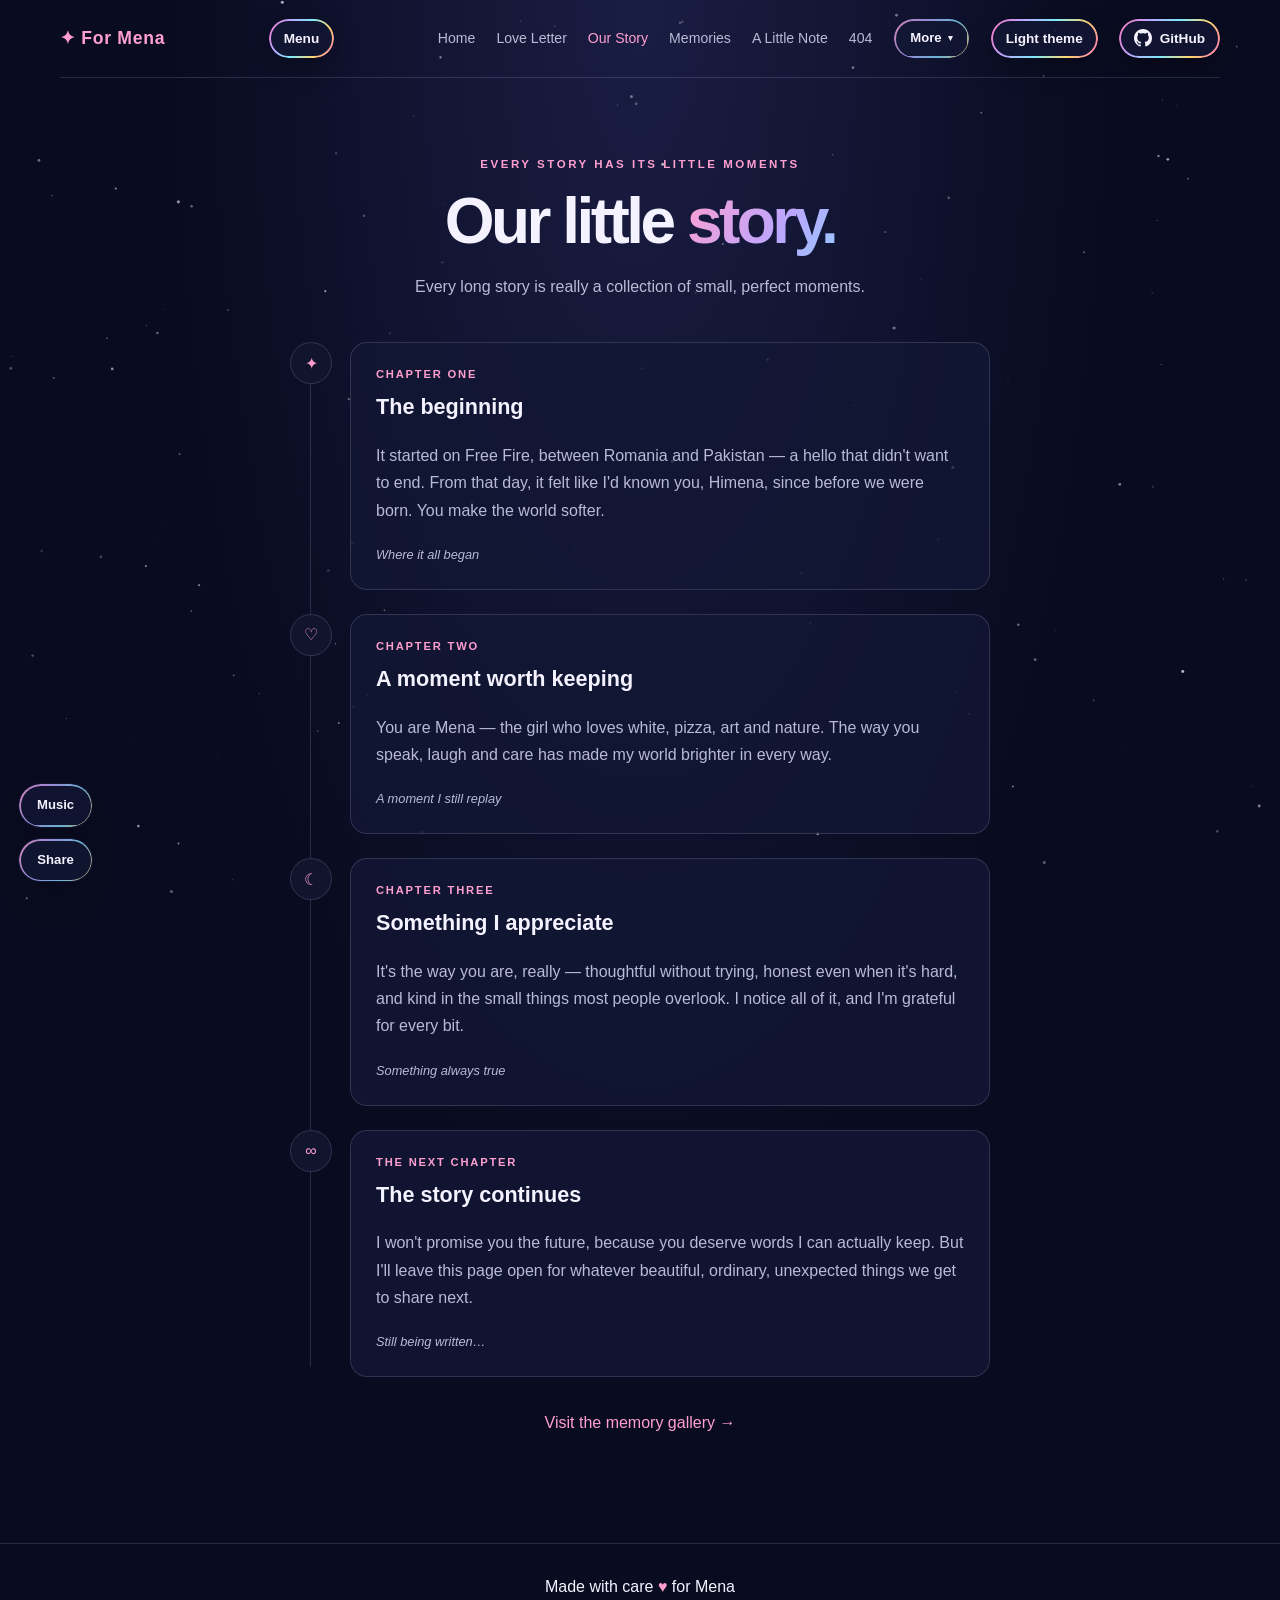
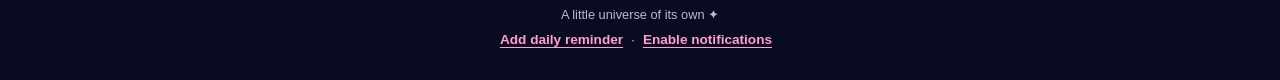
<file: our-story.html>
<!DOCTYPE html>
<html lang="en">
<head>
  <meta charset="UTF-8">
  <meta name="viewport" content="width=device-width, initial-scale=1.0">
  <meta name="theme-color" content="#090b20">
  <meta name="description" content="Little moments in a story made for Mena.">
  <title>Our Story ✦</title>
  <link rel="canonical" href="https://menaammarpro.github.io/loveformymena/our-story.html">
  <link rel="icon" href="assets/favicon.svg" type="image/svg+xml">
  <link rel="apple-touch-icon" href="assets/apple-touch-icon.png">
  <meta property="og:type" content="website">
  <meta property="og:site_name" content="Love for Mena">
  <meta property="og:title" content="Our Story ✦">
  <meta property="og:description" content="Little moments in a story made for Mena.">
  <meta property="og:url" content="https://menaammarpro.github.io/loveformymena/our-story.html">
  <meta property="og:image" content="https://menaammarpro.github.io/loveformymena/assets/og-image.png">
  <meta property="og:image:width" content="1200">
  <meta property="og:image:height" content="630">
  <meta property="og:image:alt" content="For Mena - a little corner of the universe">
  <meta name="twitter:card" content="summary_large_image">
  <meta name="twitter:title" content="Our Story ✦">
  <meta name="twitter:description" content="Little moments in a story made for Mena.">
  <meta name="twitter:image" content="https://menaammarpro.github.io/loveformymena/assets/og-image.png">
  <link rel="stylesheet" href="css/style.css">
  <script src="js/main.js" defer></script>
  <script src="js/music.js" defer></script>
  <script src="js/effects.js" defer></script>
  <script src="js/notifications.js" defer></script>
  <link rel="manifest" href="manifest.webmanifest">
  <meta name="apple-mobile-web-app-capable" content="yes">
  <meta name="apple-mobile-web-app-title" content="For Mena">
  <meta name="apple-mobile-web-app-status-bar-style" content="black-translucent">
  <link rel="icon" type="image/png" sizes="192x192" href="assets/icons/icon-192.png">
</head>
<body>
  <canvas id="starfield" aria-hidden="true"></canvas>
  <header class="site-header">
    <a class="brand" href="https://menaammarpro.github.io/loveformymena/">✦ For Mena</a>
    <button class="menu-toggle" aria-label="Open navigation" aria-expanded="false">Menu</button>
    <nav class="nav-links" aria-label="Main navigation">
      <a href="index.html">Home</a>
      <a href="love-letter.html">Love Letter</a>
      <a class="active" href="our-story.html">Our Story</a>
      <a href="memories.html">Memories</a>
      <a href="apology.html">A Little Note</a>
      <a href="404.html">404</a>
      <div class="nav-more">
        <button class="nav-more-toggle" type="button" aria-haspopup="true" aria-expanded="false">More <span class="caret" aria-hidden="true">&#9662;</span></button>
        <div class="nav-more-menu" role="menu">
          <a role="menuitem" href="for-you.html">For you</a>
          <a role="menuitem" href="reasons.html">Reasons</a>
          <a role="menuitem" href="open-when.html">Open when</a>
          <a role="menuitem" href="playlist.html">Our song</a>
          <a role="menuitem" href="quiz.html">Quiz</a>
          <a role="menuitem" href="counter.html">Days together</a>
          <a role="menuitem" href="fortune.html">Fortune</a>
          <a role="menuitem" href="bucket.html">Bucket list</a>
          <a role="menuitem" href="guestbook.html">Wishes wall</a>
        </div>
      </div>
      <button class="theme-toggle" type="button" aria-label="Toggle color theme">Theme</button>
      <a class="github-link" href="https://github.com/MenaAmmarPro/loveformymena" target="_blank" rel="noopener noreferrer" aria-label="View source on GitHub" title="View source on GitHub">
        <svg viewBox="0 0 16 16" width="18" height="18" aria-hidden="true" focusable="false" fill="currentColor">
          <path d="M8 0C3.58 0 0 3.58 0 8c0 3.54 2.29 6.53 5.47 7.59.4.07.55-.17.55-.38 0-.19-.01-.82-.01-1.49-2.01.37-2.53-.49-2.69-.94-.09-.23-.48-.94-.82-1.13-.28-.15-.68-.52-.01-.53.63-.01 1.08.58 1.23.82.72 1.21 1.87.87 2.33.66.07-.52.28-.87.51-1.07-1.78-.2-3.64-.89-3.64-3.95 0-.87.31-1.59.82-2.15-.08-.2-.36-1.02.08-2.12 0 0 .67-.21 2.2.82.64-.18 1.32-.27 2-.27.68 0 1.36.09 2 .27 1.53-1.04 2.2-.82 2.2-.82.44 1.1.16 1.92.08 2.12.51.56.82 1.27.82 2.15 0 3.07-1.87 3.75-3.65 3.95.29.25.54.73.54 1.48 0 1.07-.01 1.93-.01 2.2 0 .21.15.46.55.38A8.01 8.01 0 0 0 16 8c0-4.42-3.58-8-8-8z"/>
        </svg>GitHub
      </a>
    </nav>
  </header>

  <main class="page-main">
    <section class="page-heading">
      <p class="eyebrow">EVERY STORY HAS ITS LITTLE MOMENTS</p>
      <h1>Our little <span>story.</span></h1>
      <p>Every long story is really a collection of small, perfect moments.</p>
    </section>

    <section class="timeline">
      <article class="timeline-item">
        <div class="timeline-dot">✦</div>
        <div class="timeline-card">
          <p class="timeline-label">CHAPTER ONE</p>
          <h2>The beginning</h2>
          <p>It started on Free Fire, between Romania and Pakistan — a hello that
             didn't want to end. From that day, it felt like I'd known you, Himena,
             since before we were born. You make the world softer.</p>
          <span class="timeline-date">Where it all began</span>
        </div>
      </article>
      <article class="timeline-item">
        <div class="timeline-dot">♡</div>
        <div class="timeline-card">
          <p class="timeline-label">CHAPTER TWO</p>
          <h2>A moment worth keeping</h2>
          <p>You are Mena — the girl who loves white, pizza, art and nature. The
             way you speak, laugh and care has made my world brighter in every way.</p>
          <span class="timeline-date">A moment I still replay</span>
        </div>
      </article>
      <article class="timeline-item">
        <div class="timeline-dot">☾</div>
        <div class="timeline-card">
          <p class="timeline-label">CHAPTER THREE</p>
          <h2>Something I appreciate</h2>
          <p>It's the way you are, really — thoughtful without trying, honest even
             when it's hard, and kind in the small things most people overlook.
             I notice all of it, and I'm grateful for every bit.</p>
          <span class="timeline-date">Something always true</span>
        </div>
      </article>
      <article class="timeline-item">
        <div class="timeline-dot">∞</div>
        <div class="timeline-card">
          <p class="timeline-label">THE NEXT CHAPTER</p>
          <h2>The story continues</h2>
          <p>I won't promise you the future, because you deserve words I can
             actually keep. But I'll leave this page open for whatever beautiful,
             ordinary, unexpected things we get to share next.</p>
          <span class="timeline-date">Still being written…</span>
        </div>
      </article>
    </section>

    <div class="center-link"><a href="memories.html">Visit the memory gallery →</a></div>
  </main>

  <footer class="site-footer">
    <p>Made with care <span>♥</span> for Mena</p>
    <p class="footer-small">A little universe of its own ✦</p>
  </footer>
</body>
</html>
</file>
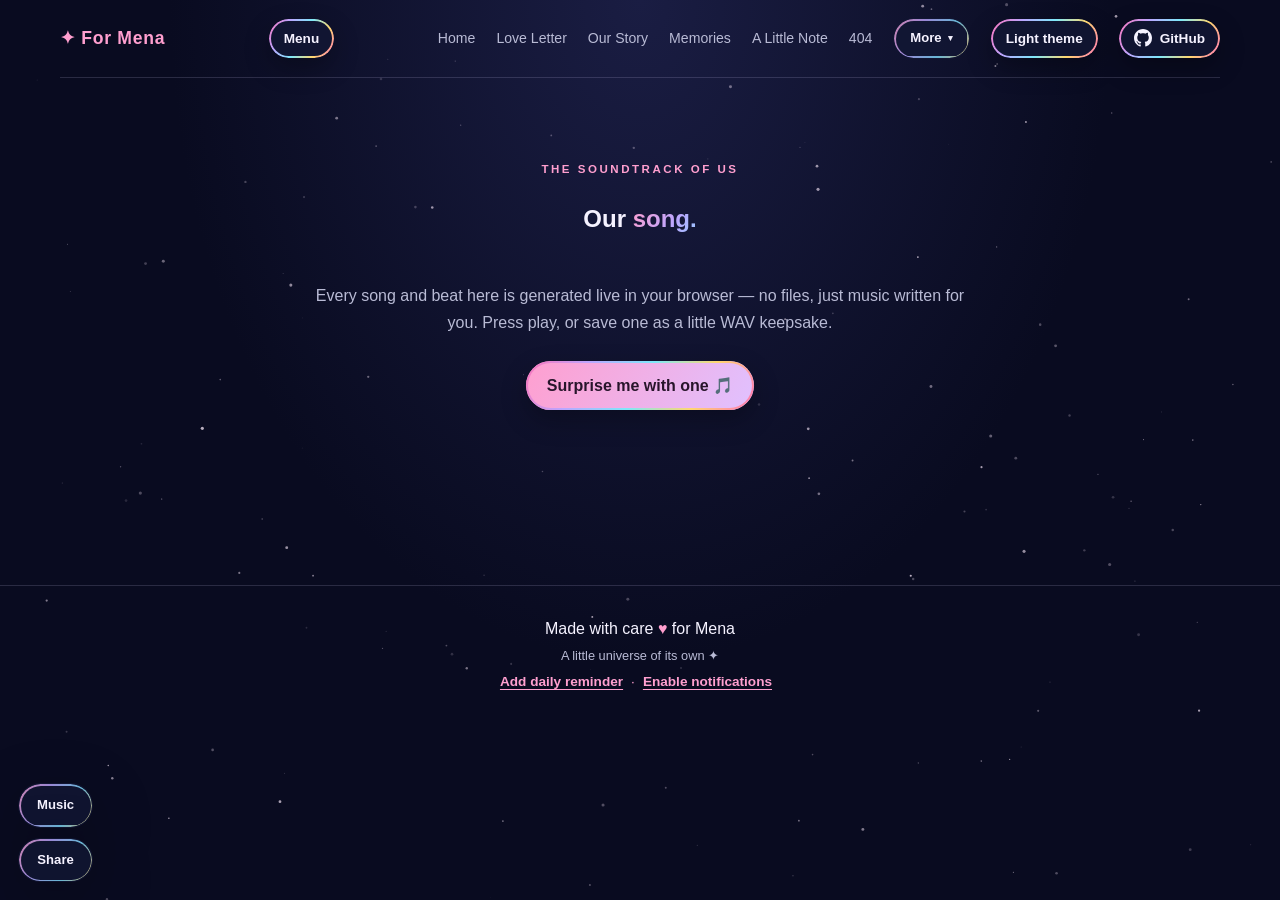
<file: playlist.html>
<!DOCTYPE html>
<html lang="en">
<head>
  <meta charset="UTF-8">
  <meta name="viewport" content="width=device-width, initial-scale=1.0">
  <meta name="theme-color" content="#090b20">
  <meta name="description" content="The soundtrack of us, a little playlist made for Mena.">
  <title>Our song &#10022; Love for Mena</title>
  <link rel="canonical" href="https://menaammarpro.github.io/loveformymena/playlist.html">
  <link rel="icon" href="assets/favicon.svg" type="image/svg+xml">
  <link rel="apple-touch-icon" href="assets/apple-touch-icon.png">
  <meta property="og:type" content="website">
  <meta property="og:site_name" content="Love for Mena">
  <meta property="og:title" content="Our song &#10022; Love for Mena">
  <meta property="og:description" content="The soundtrack of us, a little playlist made for Mena.">
  <meta property="og:url" content="https://menaammarpro.github.io/loveformymena/playlist.html">
  <meta property="og:image" content="https://menaammarpro.github.io/loveformymena/assets/og-image.png">
  <meta property="og:image:width" content="1200">
  <meta property="og:image:height" content="630">
  <meta property="og:image:alt" content="For Mena - a little corner of the universe">
  <meta name="twitter:card" content="summary_large_image">
  <meta name="twitter:title" content="Our song &#10022; Love for Mena">
  <meta name="twitter:description" content="The soundtrack of us, a little playlist made for Mena.">
  <meta name="twitter:image" content="https://menaammarpro.github.io/loveformymena/assets/og-image.png">
  <link rel="stylesheet" href="css/style.css">
  <script src="js/main.js" defer></script>
  <script src="js/music.js" defer></script>
  <script src="js/effects.js" defer></script>
  <script src="js/notifications.js" defer></script>
  <link rel="manifest" href="manifest.webmanifest">
  <meta name="apple-mobile-web-app-capable" content="yes">
  <meta name="apple-mobile-web-app-title" content="For Mena">
  <meta name="apple-mobile-web-app-status-bar-style" content="black-translucent">
  <link rel="icon" type="image/png" sizes="192x192" href="assets/icons/icon-192.png">
</head>
<body>
  <canvas id="starfield" aria-hidden="true"></canvas>

  <header class="site-header">
    <a class="brand" href="https://menaammarpro.github.io/loveformymena/">&#10022; For Mena</a>
    <button class="menu-toggle" aria-label="Open navigation" aria-expanded="false">Menu</button>
    <nav class="nav-links" aria-label="Main navigation">
      <a href="index.html">Home</a>
      <a href="love-letter.html">Love Letter</a>
      <a href="our-story.html">Our Story</a>
      <a href="memories.html">Memories</a>
      <a href="apology.html">A Little Note</a>
      <a href="404.html">404</a>
      <div class="nav-more">
        <button class="nav-more-toggle" type="button" aria-haspopup="true" aria-expanded="false">More <span class="caret" aria-hidden="true">&#9662;</span></button>
        <div class="nav-more-menu" role="menu">
          <a role="menuitem" href="for-you.html">For you</a>
          <a role="menuitem" href="reasons.html">Reasons</a>
          <a role="menuitem" href="open-when.html">Open when</a>
          <a role="menuitem" class="active" href="playlist.html">Our song</a>
          <a role="menuitem" href="quiz.html">Quiz</a>
          <a role="menuitem" href="counter.html">Days together</a>
          <a role="menuitem" href="fortune.html">Fortune</a>
          <a role="menuitem" href="bucket.html">Bucket list</a>
          <a role="menuitem" href="guestbook.html">Wishes wall</a>
        </div>
      </div>
      <button class="theme-toggle" type="button" aria-label="Toggle color theme">Theme</button>
      <a class="github-link" href="https://github.com/MenaAmmarPro/loveformymena" target="_blank" rel="noopener noreferrer" aria-label="View source on GitHub" title="View source on GitHub">
        <svg viewBox="0 0 16 16" width="18" height="18" aria-hidden="true" focusable="false" fill="currentColor">
          <path d="M8 0C3.58 0 0 3.58 0 8c0 3.54 2.29 6.53 5.47 7.59.4.07.55-.17.55-.38 0-.19-.01-.82-.01-1.49-2.01.37-2.53-.49-2.69-.94-.09-.23-.48-.94-.82-1.13-.28-.15-.68-.52-.01-.53.63-.01 1.08.58 1.23.82.72 1.21 1.87.87 2.33.66.07-.52.28-.87.51-1.07-1.78-.2-3.64-.89-3.64-3.95 0-.87.31-1.59.82-2.15-.08-.2-.36-1.02.08-2.12 0 0 .67-.21 2.2.82.64-.18 1.32-.27 2-.27.68 0 1.36.09 2 .27 1.53-1.04 2.2-.82 2.2-.82.44 1.1.16 1.92.08 2.12.51.56.82 1.27.82 2.15 0 3.07-1.87 3.75-3.65 3.95.29.25.54.73.54 1.48 0 1.07-.01 1.93-.01 2.2 0 .21.15.46.55.38A8.01 8.01 0 0 0 16 8c0-4.42-3.58-8-8-8z"/>
        </svg>GitHub
      </a>
    </nav>
  </header>

  <main>
    <section class="section message-section">
      <p class="eyebrow">THE SOUNDTRACK OF US</p>
      <h1 class="page-heading">Our <span>song.</span></h1>
      <p class="section-copy">
        Every song and beat here is generated live in your browser &#8212; no
        files, just music written for you. Press play, or save one as a
        little WAV keepsake.
      </p>

      <button class="button button-primary" id="song-button" type="button">
        Surprise me with one &#127925;
      </button>
      <p class="song-pick" id="song-pick" aria-live="polite"></p>

      <!-- Tracks are defined in js/playlist.js and generated by js/music.js -->
      <ul class="song-list" id="song-list"></ul>
    </section>
  </main>

  <footer class="site-footer">
    <p>Made with care <span>&#9829;</span> for Mena</p>
    <p class="footer-small">A little universe of its own &#10022;</p>
  </footer>
</body>
</html>
</file>
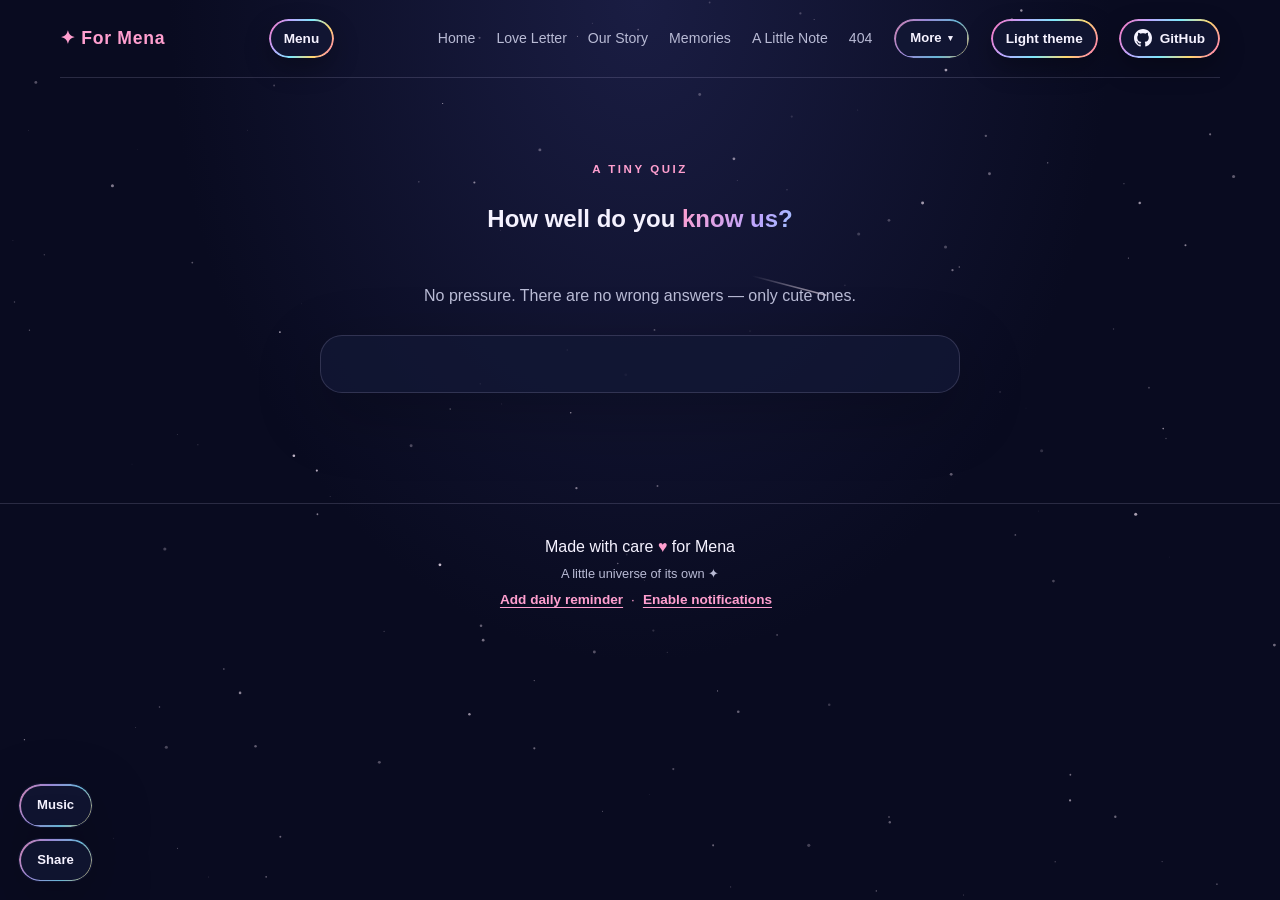
<file: quiz.html>
<!DOCTYPE html>
<html lang="en">
<head>
  <meta charset="UTF-8">
  <meta name="viewport" content="width=device-width, initial-scale=1.0">
  <meta name="theme-color" content="#090b20">
  <meta name="description" content="A tiny quiz about us, made for Mena.">
  <title>How well do you know us &#10022; Love for Mena</title>
  <link rel="canonical" href="https://menaammarpro.github.io/loveformymena/quiz.html">
  <link rel="icon" href="assets/favicon.svg" type="image/svg+xml">
  <link rel="apple-touch-icon" href="assets/apple-touch-icon.png">
  <meta property="og:type" content="website">
  <meta property="og:site_name" content="Love for Mena">
  <meta property="og:title" content="How well do you know us &#10022; Love for Mena">
  <meta property="og:description" content="A tiny quiz about us, made for Mena.">
  <meta property="og:url" content="https://menaammarpro.github.io/loveformymena/quiz.html">
  <meta property="og:image" content="https://menaammarpro.github.io/loveformymena/assets/og-image.png">
  <meta property="og:image:width" content="1200">
  <meta property="og:image:height" content="630">
  <meta property="og:image:alt" content="For Mena - a little corner of the universe">
  <meta name="twitter:card" content="summary_large_image">
  <meta name="twitter:title" content="How well do you know us &#10022; Love for Mena">
  <meta name="twitter:description" content="A tiny quiz about us, made for Mena.">
  <meta name="twitter:image" content="https://menaammarpro.github.io/loveformymena/assets/og-image.png">
  <link rel="stylesheet" href="css/style.css">
  <script src="js/main.js" defer></script>
  <script src="js/music.js" defer></script>
  <script src="js/effects.js" defer></script>
  <script src="js/notifications.js" defer></script>
  <link rel="manifest" href="manifest.webmanifest">
  <meta name="apple-mobile-web-app-capable" content="yes">
  <meta name="apple-mobile-web-app-title" content="For Mena">
  <meta name="apple-mobile-web-app-status-bar-style" content="black-translucent">
  <link rel="icon" type="image/png" sizes="192x192" href="assets/icons/icon-192.png">
</head>
<body>
  <canvas id="starfield" aria-hidden="true"></canvas>

  <header class="site-header">
    <a class="brand" href="https://menaammarpro.github.io/loveformymena/">&#10022; For Mena</a>
    <button class="menu-toggle" aria-label="Open navigation" aria-expanded="false">Menu</button>
    <nav class="nav-links" aria-label="Main navigation">
      <a href="index.html">Home</a>
      <a href="love-letter.html">Love Letter</a>
      <a href="our-story.html">Our Story</a>
      <a href="memories.html">Memories</a>
      <a href="apology.html">A Little Note</a>
      <a href="404.html">404</a>
      <div class="nav-more">
        <button class="nav-more-toggle" type="button" aria-haspopup="true" aria-expanded="false">More <span class="caret" aria-hidden="true">&#9662;</span></button>
        <div class="nav-more-menu" role="menu">
          <a role="menuitem" href="for-you.html">For you</a>
          <a role="menuitem" href="reasons.html">Reasons</a>
          <a role="menuitem" href="open-when.html">Open when</a>
          <a role="menuitem" href="playlist.html">Our song</a>
          <a role="menuitem" class="active" href="quiz.html">Quiz</a>
          <a role="menuitem" href="counter.html">Days together</a>
          <a role="menuitem" href="fortune.html">Fortune</a>
          <a role="menuitem" href="bucket.html">Bucket list</a>
          <a role="menuitem" href="guestbook.html">Wishes wall</a>
        </div>
      </div>
      <button class="theme-toggle" type="button" aria-label="Toggle color theme">Theme</button>
      <a class="github-link" href="https://github.com/MenaAmmarPro/loveformymena" target="_blank" rel="noopener noreferrer" aria-label="View source on GitHub" title="View source on GitHub">
        <svg viewBox="0 0 16 16" width="18" height="18" aria-hidden="true" focusable="false" fill="currentColor">
          <path d="M8 0C3.58 0 0 3.58 0 8c0 3.54 2.29 6.53 5.47 7.59.4.07.55-.17.55-.38 0-.19-.01-.82-.01-1.49-2.01.37-2.53-.49-2.69-.94-.09-.23-.48-.94-.82-1.13-.28-.15-.68-.52-.01-.53.63-.01 1.08.58 1.23.82.72 1.21 1.87.87 2.33.66.07-.52.28-.87.51-1.07-1.78-.2-3.64-.89-3.64-3.95 0-.87.31-1.59.82-2.15-.08-.2-.36-1.02.08-2.12 0 0 .67-.21 2.2.82.64-.18 1.32-.27 2-.27.68 0 1.36.09 2 .27 1.53-1.04 2.2-.82 2.2-.82.44 1.1.16 1.92.08 2.12.51.56.82 1.27.82 2.15 0 3.07-1.87 3.75-3.65 3.95.29.25.54.73.54 1.48 0 1.07-.01 1.93-.01 2.2 0 .21.15.46.55.38A8.01 8.01 0 0 0 16 8c0-4.42-3.58-8-8-8z"/>
        </svg>GitHub
      </a>
    </nav>
  </header>

  <main>
    <section class="section message-section">
      <p class="eyebrow">A TINY QUIZ</p>
      <h1 class="page-heading">How well do you <span>know us?</span></h1>
      <p class="section-copy">
        No pressure. There are no wrong answers &mdash; only cute ones.
      </p>

      <!-- Questions are listed in js/quiz.js -->
      <div class="quiz" id="quiz"></div>
    </section>
  </main>

  <footer class="site-footer">
    <p>Made with care <span>&#9829;</span> for Mena</p>
    <p class="footer-small">A little universe of its own &#10022;</p>
  </footer>
</body>
</html>
</file>
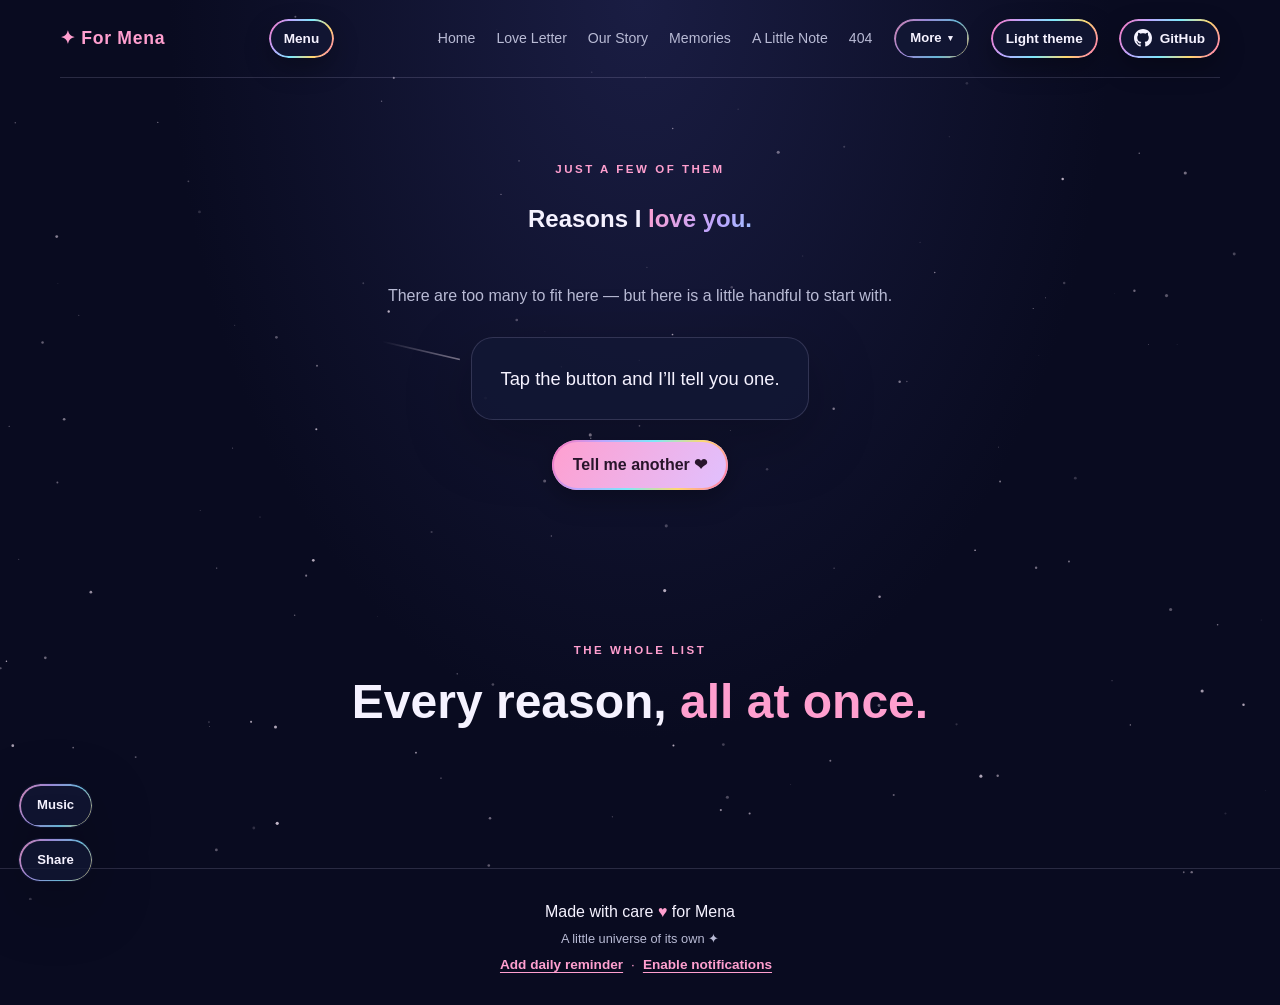
<file: reasons.html>
<!DOCTYPE html>
<html lang="en">
<head>
  <meta charset="UTF-8">
  <meta name="viewport" content="width=device-width, initial-scale=1.0">
  <meta name="theme-color" content="#090b20">
  <meta name="description" content="A growing list of little reasons, made with love for Mena.">
  <title>Reasons I love you &#10022; Love for Mena</title>
  <link rel="canonical" href="https://menaammarpro.github.io/loveformymena/reasons.html">
  <link rel="icon" href="assets/favicon.svg" type="image/svg+xml">
  <link rel="apple-touch-icon" href="assets/apple-touch-icon.png">
  <meta property="og:type" content="website">
  <meta property="og:site_name" content="Love for Mena">
  <meta property="og:title" content="Reasons I love you &#10022; Love for Mena">
  <meta property="og:description" content="A growing list of little reasons, made with love for Mena.">
  <meta property="og:url" content="https://menaammarpro.github.io/loveformymena/reasons.html">
  <meta property="og:image" content="https://menaammarpro.github.io/loveformymena/assets/og-image.png">
  <meta property="og:image:width" content="1200">
  <meta property="og:image:height" content="630">
  <meta property="og:image:alt" content="For Mena - a little corner of the universe">
  <meta name="twitter:card" content="summary_large_image">
  <meta name="twitter:title" content="Reasons I love you &#10022; Love for Mena">
  <meta name="twitter:description" content="A growing list of little reasons, made with love for Mena.">
  <meta name="twitter:image" content="https://menaammarpro.github.io/loveformymena/assets/og-image.png">
  <link rel="stylesheet" href="css/style.css">
  <script src="js/main.js" defer></script>
  <script src="js/music.js" defer></script>
  <script src="js/effects.js" defer></script>
  <script src="js/notifications.js" defer></script>
  <link rel="manifest" href="manifest.webmanifest">
  <meta name="apple-mobile-web-app-capable" content="yes">
  <meta name="apple-mobile-web-app-title" content="For Mena">
  <meta name="apple-mobile-web-app-status-bar-style" content="black-translucent">
  <link rel="icon" type="image/png" sizes="192x192" href="assets/icons/icon-192.png">
</head>
<body>
  <canvas id="starfield" aria-hidden="true"></canvas>

  <header class="site-header">
    <a class="brand" href="https://menaammarpro.github.io/loveformymena/">&#10022; For Mena</a>
    <button class="menu-toggle" aria-label="Open navigation" aria-expanded="false">Menu</button>
    <nav class="nav-links" aria-label="Main navigation">
      <a href="index.html">Home</a>
      <a href="love-letter.html">Love Letter</a>
      <a href="our-story.html">Our Story</a>
      <a href="memories.html">Memories</a>
      <a href="apology.html">A Little Note</a>
      <a href="404.html">404</a>
      <div class="nav-more">
        <button class="nav-more-toggle" type="button" aria-haspopup="true" aria-expanded="false">More <span class="caret" aria-hidden="true">&#9662;</span></button>
        <div class="nav-more-menu" role="menu">
          <a role="menuitem" href="for-you.html">For you</a>
          <a role="menuitem" class="active" href="reasons.html">Reasons</a>
          <a role="menuitem" href="open-when.html">Open when</a>
          <a role="menuitem" href="playlist.html">Our song</a>
          <a role="menuitem" href="quiz.html">Quiz</a>
          <a role="menuitem" href="counter.html">Days together</a>
          <a role="menuitem" href="fortune.html">Fortune</a>
          <a role="menuitem" href="bucket.html">Bucket list</a>
          <a role="menuitem" href="guestbook.html">Wishes wall</a>
        </div>
      </div>
      <button class="theme-toggle" type="button" aria-label="Toggle color theme">Theme</button>
      <a class="github-link" href="https://github.com/MenaAmmarPro/loveformymena" target="_blank" rel="noopener noreferrer" aria-label="View source on GitHub" title="View source on GitHub">
        <svg viewBox="0 0 16 16" width="18" height="18" aria-hidden="true" focusable="false" fill="currentColor">
          <path d="M8 0C3.58 0 0 3.58 0 8c0 3.54 2.29 6.53 5.47 7.59.4.07.55-.17.55-.38 0-.19-.01-.82-.01-1.49-2.01.37-2.53-.49-2.69-.94-.09-.23-.48-.94-.82-1.13-.28-.15-.68-.52-.01-.53.63-.01 1.08.58 1.23.82.72 1.21 1.87.87 2.33.66.07-.52.28-.87.51-1.07-1.78-.2-3.64-.89-3.64-3.95 0-.87.31-1.59.82-2.15-.08-.2-.36-1.02.08-2.12 0 0 .67-.21 2.2.82.64-.18 1.32-.27 2-.27.68 0 1.36.09 2 .27 1.53-1.04 2.2-.82 2.2-.82.44 1.1.16 1.92.08 2.12.51.56.82 1.27.82 2.15 0 3.07-1.87 3.75-3.65 3.95.29.25.54.73.54 1.48 0 1.07-.01 1.93-.01 2.2 0 .21.15.46.55.38A8.01 8.01 0 0 0 16 8c0-4.42-3.58-8-8-8z"/>
        </svg>GitHub
      </a>
    </nav>
  </header>

  <main>
    <section class="section message-section">
      <p class="eyebrow">JUST A FEW OF THEM</p>
      <h1 class="page-heading">Reasons I <span>love you.</span></h1>
      <p class="section-copy">
        There are too many to fit here &mdash; but here is a little handful
        to start with.
      </p>

      <div class="reason-stage">
        <p class="reason-text" id="reason-text" aria-live="polite">
          Tap the button and I&rsquo;ll tell you one.
        </p>
        <button class="button button-primary" id="reason-button" type="button">
          Tell me another &#10084;
        </button>
      </div>
    </section>

    <section class="section">
      <p class="eyebrow">THE WHOLE LIST</p>
      <h2>Every reason, <span>all at once.</span></h2>
      <ul class="reason-list" id="reason-list"></ul>
    </section>
  </main>

  <footer class="site-footer">
    <p>Made with care <span>&#9829;</span> for Mena</p>
    <p class="footer-small">A little universe of its own &#10022;</p>
  </footer>
</body>
</html>
</file>
<file: css/style.css>
:root {
  color-scheme: dark;
  --bg: #090b20;
  --bg-soft: #10142d;
  --panel: rgba(19, 24, 53, 0.78);
  --text: #f5f2ff;
  --muted: #b9bbd5;
  --pink: #ff9fcf;
  --pink-strong: #ff72b8;
  --purple: #bba6ff;
  --line: rgba(219, 212, 255, 0.16);
  --paper: #fff4e8;
  --paper-text: #493348;
  --shadow: 0 20px 65px rgba(0, 0, 0, 0.25);
}

* {
  box-sizing: border-box;
}

html {
  scroll-behavior: smooth;
  scroll-padding-top: 90px;
}

body {
  margin: 0;
  min-height: 100vh;
  overflow-x: hidden;
  background:
    radial-gradient(ellipse at 50% 0%, #1a1d43 0%, transparent 52%),
    var(--bg);
  color: var(--text);
  font-family: "Segoe UI", Arial, sans-serif;
  line-height: 1.7;
  transition: background 0.3s, color 0.3s;
  isolation: isolate;
}

body.light-theme {
  color-scheme: light;
  --bg: #f8f3ff;
  --bg-soft: #f1eaff;
  --panel: rgba(255, 255, 255, 0.86);
  --text: #292443;
  --muted: #69627e;
  --pink: #cf438e;
  --pink-strong: #b8327d;
  --purple: #7956c8;
  --line: rgba(80, 59, 124, 0.18);
  background:
    radial-gradient(ellipse at 50% 0%, #eadbff 0%, transparent 58%),
    var(--bg);
}

a {
  color: inherit;
  text-decoration: none;
}

button,
a {
  -webkit-tap-highlight-color: transparent;
}

button {
  font: inherit;
}

button:focus-visible,
a:focus-visible {
  outline: 2px solid var(--pink);
  outline-offset: 4px;
}

#starfield {
  position: fixed;
  inset: 0;
  z-index: -1;
  width: 100%;
  height: 100%;
  pointer-events: none;
}

.site-header {
  width: min(1160px, calc(100% - 40px));
  min-height: 78px;
  margin: 0 auto;
  display: flex;
  align-items: center;
  justify-content: space-between;
  gap: 24px;
  position: relative;
  z-index: 10;
  border-bottom: 1px solid var(--line);
}

.brand {
  color: var(--pink);
  font-size: 1.1rem;
  font-weight: 750;
  letter-spacing: 0.04em;
  white-space: nowrap;
}

.nav-links {
  display: flex;
  align-items: center;
  justify-content: flex-end;
  gap: 21px;
}

.nav-links > a {
  color: var(--muted);
  font-size: 0.88rem;
  transition: color 0.2s;
}

.nav-links > a:hover,
.nav-links > a.active {
  color: var(--pink);
}

.menu-toggle {
  display: none;
}

.nav-links > .github-link {
  color: var(--text);
}

.nav-links > .github-link svg {
  display: block;
}

.hero {
  min-height: 690px;
  padding: 88px 24px 48px;
  display: flex;
  flex-direction: column;
  align-items: center;
  justify-content: center;
  text-align: center;
}

.eyebrow {
  color: var(--pink);
  font-size: 0.72rem;
  font-weight: 800;
  letter-spacing: 0.22em;
  text-transform: uppercase;
}

.hero .eyebrow {
  margin-bottom: 4px;
}

.moon {
  margin: 4px 0 0;
  color: #fff0bf;
  font-size: clamp(6rem, 15vw, 9rem);
  line-height: 1.25;
  text-shadow: 0 0 25px rgba(255, 233, 177, 0.28),
               0 0 75px rgba(187, 166, 255, 0.22);
  animation: moon-float 5s ease-in-out infinite;
}

.small-caption {
  color: var(--muted);
  font-size: 0.92rem;
  font-style: italic;
}

h1,
h2,
h3,
p {
  overflow-wrap: anywhere;
}

.hero h1,
.page-heading h1 {
  margin: 8px 0 15px;
  font-size: clamp(2.7rem, 7vw, 5.3rem);
  font-weight: 750;
  letter-spacing: -0.055em;
  line-height: 1.12;
}

h1 span,
h2 span {
  color: var(--pink);
}

.hero-description {
  width: min(610px, 100%);
  margin: 0 auto;
  color: var(--muted);
  font-size: 1.05rem;
}

.hero-actions {
  margin-top: 30px;
  display: flex;
  flex-wrap: wrap;
  justify-content: center;
  gap: 12px;
}

.button {
  display: inline-flex;
  align-items: center;
  justify-content: center;
  gap: 8px;
  min-height: 46px;
  padding: 11px 21px;
  border: 1px solid transparent;
  border-radius: 999px;
  cursor: pointer;
  font-weight: 700;
  transition: transform 0.2s, background 0.2s, border-color 0.2s;
}

.button:hover {
  transform: translateY(-2px);
}

.button-primary {
  color: #28152b;
  background: linear-gradient(120deg, var(--pink), #e0c1ff);
  box-shadow: 0 8px 28px rgba(255, 114, 184, 0.14);
}

.button-ghost {
  color: var(--text);
  background: var(--panel);
  border-color: var(--line);
}

.signature {
  margin-top: 27px;
  color: var(--muted);
  font-size: 0.86rem;
}

.signature span,
.site-footer span {
  color: var(--pink);
}

.scroll-cue {
  margin-top: 32px;
  color: var(--muted);
  font-size: 0.8rem;
}

.section {
  width: min(1080px, calc(100% - 40px));
  margin: 0 auto;
  padding: 70px 0;
  text-align: center;
}

.section h2 {
  margin: 6px 0 12px;
  font-size: clamp(1.8rem, 4.5vw, 3rem);
  line-height: 1.25;
}

.section-copy {
  max-width: 650px;
  margin: 0 auto 25px;
  color: var(--muted);
}

.wish-message {
  min-height: 28px;
  margin: 14px auto 0;
  color: var(--pink);
}

.feature-grid {
  display: grid;
  grid-template-columns: repeat(4, minmax(0, 1fr));
  gap: 16px;
  margin-top: 30px;
  text-align: left;
}

.feature-card {
  min-height: 225px;
  padding: 23px;
  border: 1px solid var(--line);
  border-radius: 20px;
  background: var(--panel);
  box-shadow: var(--shadow);
  transition: transform 0.2s, border-color 0.2s;
}

.feature-card:hover {
  transform: translateY(-5px);
  border-color: var(--pink);
}

.feature-icon {
  font-size: 1.8rem;
}

.feature-card h3 {
  margin: 9px 0 4px;
  font-size: 1.05rem;
}

.feature-card p {
  color: var(--muted);
  font-size: 0.9rem;
}

.card-link {
  color: var(--pink);
  font-size: 0.83rem;
  font-weight: 700;
}

.site-footer {
  margin-top: 40px;
  padding: 26px 20px;
  border-top: 1px solid var(--line);
  text-align: center;
}

.site-footer p {
  margin: 3px 0;
}

.footer-small {
  color: var(--muted);
  font-size: 0.8rem;
}

.page-main {
  width: min(900px, calc(100% - 40px));
  min-height: 65vh;
  margin: 0 auto;
  padding: 65px 0 35px;
}

.page-heading {
  margin-bottom: 42px;
  text-align: center;
}

.page-heading h1 {
  font-size: clamp(2.4rem, 6vw, 4rem);
}

.page-heading > p:last-child {
  color: var(--muted);
}

.letter-paper {
  width: min(690px, 100%);
  margin: 0 auto;
  padding: clamp(24px, 6vw, 54px);
  border: 1px solid rgba(255, 255, 255, 0.35);
  border-radius: 5px 22px 5px 22px;
  background:
    radial-gradient(circle at top right, rgba(255, 192, 220, 0.3), transparent 40%),
    var(--paper);
  color: var(--paper-text);
  box-shadow: 0 25px 75px rgba(0, 0, 0, 0.23);
}

.letter-decoration {
  color: #b85a91;
  text-align: center;
  font-size: 1.2rem;
}

.letter-greeting {
  margin-top: 28px;
  font-family: Georgia, serif;
  font-size: 1.35rem;
  font-weight: 700;
}

.letter-content {
  font-family: Georgia, serif;
  font-size: 1.02rem;
  line-height: 1.95;
}

.letter-content p {
  margin: 20px 0;
}

.letter-signoff {
  margin-bottom: 0 !important;
}

.letter-signature {
  margin-top: 0 !important;
  color: #a3467d;
  font-style: italic;
}

.letter-paper .button {
  margin-top: 10px;
}

.letter-footnote {
  color: #876e83;
  font-size: 0.78rem;
  font-style: italic;
}

.letter-content.is-revealing {
  animation: reveal 1.1s ease both;
}

.center-link {
  margin: 32px auto;
  text-align: center;
}

.center-link a {
  color: var(--pink);
}

.timeline {
  position: relative;
  max-width: 700px;
  margin: 0 auto;
}

.timeline::before {
  position: absolute;
  top: 10px;
  bottom: 10px;
  left: 20px;
  width: 1px;
  background: var(--line);
  content: "";
}

.timeline-item {
  position: relative;
  display: grid;
  grid-template-columns: 42px minmax(0, 1fr);
  gap: 18px;
  margin: 24px 0;
}

.timeline-dot {
  z-index: 1;
  width: 42px;
  height: 42px;
  display: grid;
  place-items: center;
  border: 1px solid var(--line);
  border-radius: 50%;
  background: var(--bg-soft);
  color: var(--pink);
}

.timeline-card {
  padding: 22px 25px;
  border: 1px solid var(--line);
  border-radius: 17px;
  background: var(--panel);
}

.timeline-label {
  margin: 0;
  color: var(--pink);
  font-size: 0.7rem;
  font-weight: 800;
  letter-spacing: 0.16em;
}

.timeline-card h2 {
  margin: 5px 0;
  font-size: 1.35rem;
}

.timeline-card p:not(.timeline-label) {
  color: var(--muted);
}

.timeline-date {
  color: var(--muted);
  font-size: 0.8rem;
  font-style: italic;
}

.memory-grid {
  display: grid;
  grid-template-columns: repeat(3, minmax(0, 1fr));
  gap: 20px;
}

.memory-card {
  overflow: hidden;
  margin: 0;
  border: 1px solid var(--line);
  border-radius: 18px;
  background: var(--panel);
  box-shadow: var(--shadow);
}

.memory-placeholder {
  min-height: 185px;
  display: grid;
  place-items: center;
  background:
    radial-gradient(circle at 25% 25%, rgba(255, 159, 207, 0.22), transparent 48%),
    linear-gradient(145deg, #202348, #12152c);
  font-size: 3rem;
}

.memory-photo {
  display: block;
  width: 100%;
  height: 210px;
  object-fit: cover;
}

.memory-card figcaption {
  padding: 14px 16px 18px;
}

.memory-card h2 {
  margin: 0 0 5px;
  font-size: 1rem;
}

.memory-card p {
  margin: 0;
  color: var(--muted);
  font-size: 0.85rem;
}

.gallery-note {
  margin-top: 25px;
  color: var(--muted);
  font-size: 0.85rem;
  text-align: center;
}

.apology-card {
  max-width: 690px;
  margin: 0 auto;
  padding: clamp(25px, 6vw, 50px);
  border: 1px solid var(--line);
  border-radius: 22px;
  background: var(--panel);
  box-shadow: var(--shadow);
}

.apology-flower {
  font-size: 2.6rem;
  text-align: center;
}

.apology-card h2 {
  color: var(--pink);
  font-family: Georgia, serif;
  font-size: 1.6rem;
}

.apology-card p {
  color: var(--muted);
}

.apology-card .apology-signature {
  color: var(--pink);
  font-family: Georgia, serif;
  font-size: 1.2rem;
  font-style: italic;
}

@keyframes moon-float {
  0%, 100% { transform: translateY(0); }
  50% { transform: translateY(-9px); }
}

@keyframes reveal {
  from { opacity: 0; transform: translateY(12px); }
  to { opacity: 1; transform: translateY(0); }
}

@media (max-width: 900px) {
  .feature-grid {
    grid-template-columns: repeat(2, minmax(0, 1fr));
  }

  .nav-links {
    gap: 12px;
  }

  .nav-links > a {
    font-size: 0.82rem;
  }
}

@media (max-width: 680px) {
  .site-header {
    min-height: 68px;
    width: calc(100% - 30px);
  }

  .menu-toggle {
    display: block;
  }

  .nav-links {
    position: absolute;
    top: 60px;
    right: 0;
    left: 0;
    display: none;
    align-items: stretch;
    padding: 17px;
    border: 1px solid var(--line);
    border-radius: 16px;
    background: var(--bg-soft);
    box-shadow: var(--shadow);
  }

  .nav-links.is-open {
    display: flex;
    flex-direction: column;
  }

  .nav-links > a {
    padding: 5px;
    font-size: 0.95rem;
  }

  .theme-toggle,
  .nav-links > .github-link {
    align-self: flex-start;
  }

  .hero {
    min-height: 620px;
    padding-top: 65px;
  }

  .hero-description {
    font-size: 0.98rem;
  }

  .section {
    padding: 48px 0;
  }

  .feature-grid {
    gap: 12px;
  }

  .feature-card {
    min-height: 210px;
    padding: 17px;
  }

  .page-main {
    width: calc(100% - 30px);
    padding-top: 45px;
  }

  .memory-grid {
    grid-template-columns: repeat(2, minmax(0, 1fr));
    gap: 12px;
  }

  .memory-placeholder {
    min-height: 140px;
  }

  .memory-photo {
    height: 160px;
  }

  .timeline-item {
    gap: 12px;
  }

  .timeline-card {
    padding: 18px;
  }
}

@media (max-width: 380px) {
  .feature-grid,
  .memory-grid {
    grid-template-columns: 1fr;
  }

  .hero-actions {
    flex-direction: column;
    width: min(290px, 100%);
  }

  .hero-actions .button {
    width: 100%;
  }
}

@media (prefers-reduced-motion: reduce) {
  *,
  *::before,
  *::after {
    scroll-behavior: auto !important;
    animation-duration: 0.01ms !important;
    animation-iteration-count: 1 !important;
    transition-duration: 0.01ms !important;
  }
}

/* ===== Rainbow floating pill buttons ===== */
.button,
.theme-toggle,
.menu-toggle,
.github-link,
.back-to-top {
  position: relative;
  display: inline-flex;
  align-items: center;
  justify-content: center;
  gap: 8px;
  border: 0;
  border-radius: 999px;
  isolation: isolate;
  cursor: pointer;
  transition: transform 0.2s ease, box-shadow 0.2s ease, background 0.2s ease;
}

.button::after,
.theme-toggle::after,
.menu-toggle::after,
.github-link::after,
.back-to-top::after {
  content: "";
  position: absolute;
  inset: 0;
  border-radius: inherit;
  padding: 2px;
  background: linear-gradient(120deg, #ff72b8, #bba6ff, #7ee8fa, #ffd76f, #ff72b8);
  -webkit-mask: linear-gradient(#000 0 0) content-box, linear-gradient(#000 0 0);
  -webkit-mask-composite: xor;
  mask: linear-gradient(#000 0 0) content-box, linear-gradient(#000 0 0);
  mask-composite: exclude;
  pointer-events: none;
}

.button {
  box-shadow: 0 10px 26px rgba(0, 0, 0, 0.28);
}

.theme-toggle,
.menu-toggle,
.nav-links > .github-link,
.back-to-top {
  padding: 8px 15px;
  font-size: 0.85rem;
  font-weight: 700;
  background: var(--panel);
  color: var(--text);
  box-shadow: 0 10px 26px rgba(0, 0, 0, 0.28);
}

.button:hover,
.theme-toggle:hover,
.menu-toggle:hover,
.nav-links > .github-link:hover,
.back-to-top:hover {
  transform: translateY(-2px);
  box-shadow: 0 16px 34px rgba(0, 0, 0, 0.34);
}

.button:focus-visible,
.theme-toggle:focus-visible,
.menu-toggle:focus-visible,
.nav-links > .github-link:focus-visible,
.back-to-top:focus-visible {
  outline: 2px solid var(--pink);
  outline-offset: 3px;
}

/* ===== Back to top ===== */
.back-to-top {
  position: fixed;
  right: 20px;
  bottom: 20px;
  z-index: 60;
  opacity: 0;
  visibility: hidden;
  transform: translateY(12px);
}

.back-to-top.is-visible {
  opacity: 1;
  visibility: visible;
  transform: none;
}

/* ===== Scroll reveal ===== */
.js-reveal {
  opacity: 0;
  transform: translateY(18px);
  transition: opacity 0.6s ease, transform 0.6s ease;
}

.js-reveal.is-visible {
  opacity: 1;
  transform: none;
}

/* ===== 404 page and mini games ===== */
.nf-wrap {
  text-align: center;
}

.nf-emoji {
  font-size: clamp(3rem, 12vw, 5rem);
  line-height: 1;
}

.nf-emoji span {
  display: inline-block;
  animation: nf-bounce 2.4s ease-in-out infinite;
}

.nf-emoji span:nth-child(2) {
  animation-delay: 0.3s;
}

.nf-emoji span:nth-child(3) {
  animation-delay: 0.6s;
}

@keyframes nf-bounce {
  0%, 100% { transform: translateY(0); }
  50% { transform: translateY(-14px); }
}

.games-grid {
  display: grid;
  grid-template-columns: repeat(2, minmax(0, 1fr));
  gap: 16px;
  margin-top: 24px;
  text-align: left;
}

.game-card {
  position: relative;
  padding: 18px;
  border: 1px solid var(--line);
  border-radius: 18px;
  background: var(--panel);
  box-shadow: var(--shadow);
}

.game-card h3 {
  margin: 0 0 2px;
  font-size: 1rem;
}

.game-hint {
  margin: 0 0 10px;
  color: var(--muted);
  font-size: 0.8rem;
}

.game-score {
  color: var(--pink);
  font-weight: 700;
  font-size: 0.85rem;
}

.game-field {
  position: relative;
  height: 180px;
  margin: 10px 0 0;
  overflow: hidden;
  border: 1px dashed var(--line);
  border-radius: 12px;
  background: rgba(0, 0, 0, 0.14);
}

.bub {
  position: absolute;
  width: 34px;
  height: 34px;
  border-radius: 50%;
  cursor: pointer;
  background: radial-gradient(circle at 30% 30%, rgba(255, 255, 255, 0.9), rgba(126, 232, 250, 0.35) 45%, rgba(187, 166, 255, 0.25));
  border: 2px solid rgba(255, 255, 255, 0.5);
  transition: transform 0.15s ease, opacity 0.15s ease;
}

.bub.is-popped {
  transform: scale(1.8);
  opacity: 0;
}

.falling-heart {
  position: absolute;
  font-size: 1.4rem;
  cursor: pointer;
  user-select: none;
}

.whack-grid {
  display: grid;
  grid-template-columns: repeat(3, 1fr);
  gap: 8px;
}

.whack-hole {
  height: 48px;
  display: grid;
  place-items: center;
  border: 1px dashed var(--line);
  border-radius: 12px;
  background: rgba(0, 0, 0, 0.14);
  font-size: 1.4rem;
  cursor: pointer;
}

.memory-game-grid {
  display: grid;
  grid-template-columns: repeat(4, 1fr);
  gap: 8px;
}

.memory-tile {
  aspect-ratio: 1 / 1;
  display: grid;
  place-items: center;
  border: 1px solid var(--line);
  border-radius: 12px;
  background: var(--bg-soft);
  font-size: 1.35rem;
  color: transparent;
  cursor: pointer;
}

.memory-tile.is-up {
  background: var(--panel);
  color: var(--pink);
}

.kitty {
  font-size: 3.4rem;
  line-height: 1;
  text-align: center;
  cursor: pointer;
  user-select: none;
  transition: transform 0.15s ease;
}

.kitty:active {
  transform: scale(0.92);
}

.float-heart {
  position: absolute;
  font-size: 1.2rem;
  animation: float-up 1s ease forwards;
  pointer-events: none;
}

@keyframes float-up {
  from { opacity: 1; transform: translateY(0); }
  to { opacity: 0; transform: translateY(-46px); }
}

.game-actions {
  margin-top: 12px;
  text-align: center;
}

@media (max-width: 680px) {
  .games-grid {
    grid-template-columns: 1fr;
  }
}

/* Visually hidden but available to screen readers */
.sr-only {
  position: absolute;
  width: 1px;
  height: 1px;
  padding: 0;
  margin: -1px;
  overflow: hidden;
  clip: rect(0, 0, 0, 0);
  white-space: nowrap;
  border: 0;
}

/* Flappy heart */
.flappy-field {
  position: relative;
  height: 220px;
  margin: 10px 0 0;
  overflow: hidden;
  border: 1px dashed var(--line);
  border-radius: 12px;
  background: linear-gradient(180deg, rgba(126, 232, 250, 0.08), rgba(187, 166, 255, 0.1));
  cursor: pointer;
}

.flappy-heart {
  position: absolute;
  left: 40px;
  font-size: 1.4rem;
  color: var(--pink);
  line-height: 1;
  pointer-events: none;
}

.flappy-gate {
  position: absolute;
  top: 0;
  bottom: 0;
  border-radius: 4px;
  opacity: 0.92;
}

/* 2048 hearts */
.board-2048 {
  display: grid;
  grid-template-columns: repeat(4, 1fr);
  gap: 6px;
  padding: 8px;
  margin: 10px 0 0;
  border-radius: 12px;
  background: rgba(0, 0, 0, 0.18);
  outline: none;
}

.board-2048:focus-visible {
  box-shadow: 0 0 0 2px var(--purple);
}

.cell-2048 {
  aspect-ratio: 1 / 1;
  display: grid;
  place-items: center;
  border-radius: 8px;
  font-weight: 700;
  font-size: 0.95rem;
  background: var(--bg-soft);
  color: var(--text);
}

.cell-2048.is-empty {
  background: rgba(255, 255, 255, 0.04);
}

.cell-2048.v2 { background: #e9e3ff; color: #2a2350; }
.cell-2048.v4 { background: #d8ccff; color: #2a2350; }
.cell-2048.v8 { background: #cbb6ff; color: #2a2350; }
.cell-2048.v16 { background: #bba6ff; color: #1c1636; }
.cell-2048.v32 { background: #ffa6d5; color: #3a1030; }
.cell-2048.v64 { background: #ff8fc9; color: #3a1030; }
.cell-2048.v128 { background: #ffd27f; color: #3a2a00; }
.cell-2048.v256 { background: #ffc04d; color: #3a2a00; }
.cell-2048.v512 { background: #7fe0ff; color: #06283a; }
.cell-2048.v1024 { background: #5fd0ff; color: #06283a; }
.cell-2048.v2048 { background: linear-gradient(135deg, var(--pink), var(--purple)); color: #fff; }

.game-controls {
  display: flex;
  gap: 8px;
  justify-content: center;
  margin-top: 8px;
}

.game-controls button {
  width: 42px;
  height: 36px;
  border: 1px solid var(--line);
  border-radius: 10px;
  background: var(--panel);
  color: var(--text);
  font-size: 1rem;
  cursor: pointer;
}

.game-inline-btn {
  padding: 5px 12px;
  border: 1px solid var(--line);
  border-radius: 999px;
  background: var(--panel);
  color: var(--text);
  font: inherit;
  font-size: 0.78rem;
  font-weight: 600;
  cursor: pointer;
}

/* Constellation connect */
.stars-field {
  position: relative;
  height: 220px;
  margin: 10px 0 0;
  overflow: hidden;
  border: 1px dashed var(--line);
  border-radius: 12px;
  background: radial-gradient(circle at 50% 40%, rgba(187, 166, 255, 0.14), rgba(9, 11, 32, 0.2));
}

.cn-svg {
  width: 100%;
  height: 100%;
}

.cn-node {
  fill: rgba(187, 166, 255, 0.25);
  stroke: var(--purple);
  stroke-width: 2;
  transition: fill 0.2s ease;
}

.cn-node:hover {
  fill: rgba(255, 166, 213, 0.4);
}

.cn-node.is-done {
  fill: var(--pink);
  stroke: var(--pink);
}

.cn-label {
  font-size: 11px;
  font-weight: 700;
  fill: var(--text);
  text-anchor: middle;
  dominant-baseline: central;
}

.cn-line {
  stroke: var(--pink);
  stroke-width: 2;
  stroke-linecap: round;
}

/* Word scramble */
.scramble-word {
  margin: 4px 0 10px;
  font-size: 1.6rem;
  font-weight: 800;
  letter-spacing: 0.28em;
  text-align: center;
  color: var(--pink);
}

.scramble-form {
  display: flex;
  gap: 8px;
}

.scramble-form input {
  flex: 1;
  min-width: 0;
  padding: 8px 12px;
  border: 1px solid var(--line);
  border-radius: 10px;
  background: var(--bg-soft);
  color: var(--text);
  font: inherit;
  font-size: 0.9rem;
}

/* Puzzle slider */
.puzzle-board {
  display: grid;
  grid-template-columns: repeat(3, 1fr);
  gap: 6px;
  max-width: 240px;
  margin: 10px auto 0;
}

.puzzle-tile {
  aspect-ratio: 1 / 1;
  display: grid;
  place-items: center;
  border: 1px solid var(--line);
  border-radius: 10px;
  background: var(--panel);
  color: var(--text);
  font-weight: 700;
  font-size: 1.2rem;
  cursor: pointer;
  transition: transform 0.12s ease;
}

.puzzle-tile:active {
  transform: scale(0.94);
}

.puzzle-tile.is-blank {
  background: rgba(255, 255, 255, 0.04);
  border-style: dashed;
  cursor: default;
}

/* Badges */
.badge-shelf {
  display: flex;
  flex-wrap: wrap;
  gap: 8px;
  margin-top: 18px;
}

.badge {
  display: inline-flex;
  align-items: center;
  gap: 6px;
  padding: 7px 14px;
  border: 1px dashed var(--line);
  border-radius: 999px;
  background: var(--bg-soft);
  color: var(--muted);
  font-size: 0.8rem;
  font-weight: 600;
  opacity: 0.7;
}

.badge.is-unlocked {
  border-style: solid;
  border-color: transparent;
  background: linear-gradient(120deg, rgba(255, 143, 201, 0.22), rgba(187, 166, 255, 0.22));
  color: var(--text);
  opacity: 1;
  box-shadow: var(--shadow);
}

/* Navigation: "More" dropdown */
.nav-more {
  position: relative;
  display: inline-flex;
}

.nav-more-toggle {
  position: relative;
  display: inline-flex;
  align-items: center;
  gap: 6px;
  padding: 8px 16px;
  border: 1px solid transparent;
  border-radius: 999px;
  background: var(--panel);
  color: var(--text);
  font: inherit;
  font-size: 0.82rem;
  font-weight: 600;
  cursor: pointer;
  transition: color 0.2s ease, transform 0.2s ease;
}

.nav-more-toggle::after {
  content: "";
  position: absolute;
  inset: 0;
  border-radius: inherit;
  padding: 1.5px;
  background: linear-gradient(120deg, var(--pink), var(--purple), #7fe0ff, #ffd27f);
  -webkit-mask: linear-gradient(#000 0 0) content-box, linear-gradient(#000 0 0);
  -webkit-mask-composite: xor;
  mask: linear-gradient(#000 0 0) content-box, linear-gradient(#000 0 0);
  mask-composite: exclude;
  pointer-events: none;
  opacity: 0.8;
}

.nav-more-toggle:hover,
.nav-more-toggle:focus-visible,
.nav-more.is-open .nav-more-toggle {
  color: var(--pink);
  transform: translateY(-1px);
}

.nav-more-toggle .caret {
  font-size: 0.7em;
  line-height: 1;
  transition: transform 0.2s ease;
}

.nav-more.is-open .nav-more-toggle .caret {
  transform: rotate(180deg);
}

.nav-more-menu {
  position: absolute;
  top: calc(100% + 12px);
  right: 0;
  z-index: 60;
  display: none;
  flex-direction: column;
  min-width: 200px;
  padding: 8px;
  border: 1px solid var(--line);
  border-radius: 18px;
  background: var(--bg-soft);
  box-shadow: var(--shadow);
}

.nav-more.is-open .nav-more-menu {
  display: flex;
}

.nav-more-menu a {
  padding: 9px 14px;
  border-radius: 12px;
  color: var(--muted);
  font-size: 0.86rem;
  text-decoration: none;
  transition: color 0.18s ease, background 0.18s ease;
}

.nav-more-menu a:hover,
.nav-more-menu a:focus-visible {
  color: var(--pink);
  background: var(--panel);
}

@media (max-width: 680px) {
  .nav-more {
    width: 100%;
  }

  .nav-more-menu {
    position: static;
    width: 100%;
    margin-top: 10px;
  }
}

/* Reasons page */
.reason-stage {
  margin-top: 28px;
  display: flex;
  flex-direction: column;
  align-items: center;
  gap: 20px;
}

.reason-text {
  max-width: 620px;
  margin: 0;
  padding: 26px 28px;
  border: 1px solid var(--line);
  border-radius: 22px;
  background: var(--panel);
  box-shadow: var(--shadow);
  color: var(--text);
  font-size: 1.15rem;
  line-height: 1.6;
  text-align: center;
}

.reason-text.pop {
  animation: reason-pop 0.45s ease;
}

@keyframes reason-pop {
  0% {
    transform: scale(0.96);
    opacity: 0.4;
  }
  100% {
    transform: scale(1);
    opacity: 1;
  }
}

.reason-list {
  list-style: none;
  margin: 26px 0 0;
  padding: 0;
  display: grid;
  grid-template-columns: repeat(auto-fit, minmax(260px, 1fr));
  gap: 12px;
}

.reason-list li {
  padding: 14px 18px;
  border: 1px solid var(--line);
  border-radius: 14px;
  background: var(--panel);
  color: var(--muted);
  font-size: 0.92rem;
  line-height: 1.5;
}

/* Open when page */
.ow-grid {
  display: grid;
  grid-template-columns: repeat(auto-fit, minmax(250px, 1fr));
  gap: 16px;
  margin-top: 26px;
}

.ow-card {
  border: 1px solid var(--line);
  border-radius: 20px;
  background: var(--panel);
  box-shadow: var(--shadow);
  overflow: hidden;
}

.ow-card > summary {
  display: flex;
  align-items: center;
  gap: 12px;
  padding: 20px 22px;
  color: var(--text);
  font-weight: 600;
  cursor: pointer;
  list-style: none;
}

.ow-card > summary::-webkit-details-marker {
  display: none;
}

.ow-card > summary .ow-emoji {
  font-size: 1.5rem;
}

.ow-card > summary::after {
  content: "+";
  margin-left: auto;
  color: var(--pink);
  font-size: 1.3rem;
  transition: transform 0.2s ease;
}

.ow-card[open] > summary::after {
  transform: rotate(45deg);
}

.ow-letter {
  padding: 0 22px 22px;
  color: var(--muted);
  line-height: 1.7;
  animation: ow-in 0.35s ease;
}

.ow-letter p {
  margin: 0;
}

@keyframes ow-in {
  from {
    opacity: 0;
    transform: translateY(-6px);
  }
  to {
    opacity: 1;
    transform: none;
  }
}

/* Counter page */
.stat-grid {
  display: grid;
  grid-template-columns: repeat(auto-fit, minmax(140px, 1fr));
  gap: 14px;
  margin-top: 26px;
}

.stat-card {
  padding: 22px 16px;
  border: 1px solid var(--line);
  border-radius: 18px;
  background: var(--panel);
  box-shadow: var(--shadow);
  text-align: center;
}

.stat-number {
  display: block;
  font-size: clamp(1.9rem, 6vw, 2.8rem);
  font-weight: 700;
  color: var(--text);
  line-height: 1.1;
}

.stat-label {
  display: block;
  margin-top: 6px;
  color: var(--muted);
  font-size: 0.85rem;
  letter-spacing: 0.02em;
}

.countdown-card {
  margin-top: 26px;
  padding: 30px 24px;
  border: 1px solid var(--line);
  border-radius: 22px;
  background: var(--panel);
  box-shadow: var(--shadow);
  text-align: center;
}

.countdown-number {
  margin: 6px 0 0;
  font-size: clamp(2.4rem, 9vw, 3.6rem);
  font-weight: 700;
  color: var(--pink);
  line-height: 1;
}

.countdown-label {
  margin: 6px 0 0;
  color: var(--text);
}

.countdown-date {
  margin: 10px 0 0;
  color: var(--muted);
  font-size: 0.9rem;
}

/* Playlist page */
.song-pick {
  min-height: 1.4em;
  margin: 16px 0 0;
  color: var(--pink);
  font-weight: 600;
}

.song-list {
  list-style: none;
  margin: 26px 0 0;
  padding: 0;
  display: flex;
  flex-direction: column;
  gap: 12px;
}

.song-item {
  display: flex;
  flex-wrap: wrap;
  align-items: center;
  gap: 6px 14px;
  padding: 16px 20px;
  border: 1px solid var(--line);
  border-radius: 16px;
  background: var(--panel);
  box-shadow: var(--shadow);
}

.song-title {
  color: var(--text);
  font-weight: 600;
}

.song-artist {
  color: var(--muted);
  font-size: 0.9rem;
}

.song-links {
  margin-left: auto;
  display: inline-flex;
  gap: 12px;
}

.song-links a {
  color: var(--pink);
  font-size: 0.85rem;
  text-decoration: none;
}

.song-links a:hover,
.song-links a:focus-visible {
  text-decoration: underline;
}

/* Quiz page */
.quiz {
  max-width: 640px;
  margin: 26px auto 0;
  padding: 28px;
  border: 1px solid var(--line);
  border-radius: 22px;
  background: var(--panel);
  box-shadow: var(--shadow);
}

.quiz-progress {
  margin: 0;
  color: var(--muted);
  font-size: 0.82rem;
  letter-spacing: 0.04em;
  text-transform: uppercase;
}

.quiz-question {
  margin: 8px 0 22px;
  color: var(--text);
  font-size: 1.3rem;
  line-height: 1.4;
}

.quiz-options {
  display: flex;
  flex-direction: column;
  gap: 10px;
}

.quiz-option {
  padding: 14px 18px;
  border: 1px solid var(--line);
  border-radius: 14px;
  background: var(--bg-soft);
  color: var(--text);
  font: inherit;
  text-align: left;
  cursor: pointer;
  transition: border-color 0.18s ease, transform 0.18s ease;
}

.quiz-option:not(:disabled):hover,
.quiz-option:not(:disabled):focus-visible {
  border-color: var(--pink);
  transform: translateX(3px);
}

.quiz-option.is-right {
  border-color: #5ad19a;
  color: #5ad19a;
}

.quiz-option.is-wrong {
  border-color: #ff7d9c;
  color: #ff7d9c;
}

.quiz-feedback {
  margin: 18px 0 0;
  color: var(--pink);
  font-weight: 600;
}

.quiz-next {
  margin-top: 18px;
}

/* Fortune page */
.fortune-cookie {
  display: inline-flex;
  align-items: center;
  justify-content: center;
  width: 130px;
  height: 130px;
  margin: 30px auto 0;
  border: 1px solid var(--line);
  border-radius: 50%;
  background: var(--panel);
  box-shadow: var(--shadow);
  cursor: pointer;
  transition: transform 0.2s ease;
}

.fortune-cookie:hover,
.fortune-cookie:focus-visible {
  transform: scale(1.06);
}

.cookie-emoji {
  font-size: 3.6rem;
  line-height: 1;
}

.fortune-cookie.is-cracking .cookie-emoji {
  animation: cookie-crack 0.5s ease;
}

@keyframes cookie-crack {
  0% { transform: rotate(0) scale(1); }
  30% { transform: rotate(-12deg) scale(1.12); }
  60% { transform: rotate(10deg) scale(1.05); }
  100% { transform: rotate(0) scale(1); }
}

.fortune-text {
  max-width: 560px;
  margin: 22px auto 0;
  padding: 22px 26px;
  border: 1px solid var(--line);
  border-radius: 20px;
  background: var(--panel);
  color: var(--text);
  font-size: 1.1rem;
  line-height: 1.6;
  text-align: center;
}

.fortune-text.pop {
  animation: reason-pop 0.45s ease;
}

/* Bucket list page */
.bucket-add {
  display: flex;
  gap: 10px;
  max-width: 560px;
  margin: 26px auto 0;
}

.bucket-input {
  flex: 1;
  padding: 12px 16px;
  border: 1px solid var(--line);
  border-radius: 999px;
  background: var(--panel);
  color: var(--text);
  font: inherit;
}

.bucket-input:focus-visible {
  outline: 2px solid var(--pink);
  outline-offset: 2px;
}

.bucket-list {
  list-style: none;
  max-width: 640px;
  margin: 22px auto 0;
  padding: 0;
  display: flex;
  flex-direction: column;
  gap: 10px;
}

.bucket-item {
  display: flex;
  align-items: center;
  gap: 12px;
  padding: 14px 18px;
  border: 1px solid var(--line);
  border-radius: 14px;
  background: var(--panel);
  box-shadow: var(--shadow);
}

.bucket-label {
  display: flex;
  align-items: center;
  gap: 12px;
  flex: 1;
  color: var(--text);
  cursor: pointer;
}

.bucket-label input {
  width: 18px;
  height: 18px;
  accent-color: var(--pink);
  cursor: pointer;
}

.bucket-item.is-done .bucket-label span {
  color: var(--muted);
  text-decoration: line-through;
}

.bucket-remove {
  width: 30px;
  height: 30px;
  border: 1px solid var(--line);
  border-radius: 50%;
  background: transparent;
  color: var(--muted);
  font-size: 1.1rem;
  line-height: 1;
  cursor: pointer;
  transition: color 0.18s ease, border-color 0.18s ease;
}

.bucket-remove:hover,
.bucket-remove:focus-visible {
  color: var(--pink);
  border-color: var(--pink);
}

.bucket-empty {
  padding: 18px;
  border: 1px dashed var(--line);
  border-radius: 14px;
  color: var(--muted);
  text-align: center;
}

.bucket-reset {
  display: block;
  margin: 22px auto 0;
}

/* Wishes wall page */
.giscus-wrap {
  max-width: 720px;
  margin: 26px auto 0;
}

.giscus-note {
  padding: 18px 22px;
  border: 1px dashed var(--line);
  border-radius: 16px;
  background: var(--panel);
  color: var(--muted);
  text-align: center;
}

.giscus-host {
  margin-top: 16px;
}

/* Wishes wall: the self-hosted form + list (love-api) */
.wish-form {
  max-width: 640px;
  margin: 30px auto 0;
  padding: 22px 22px 18px;
  border: 1px solid var(--line);
  border-radius: 18px;
  background: var(--panel);
  box-shadow: var(--shadow);
}

.wish-fields {
  display: grid;
  gap: 14px;
}

.wish-field {
  display: grid;
  gap: 6px;
  font-size: 0.9rem;
  color: var(--muted);
}

.wish-field em {
  font-style: normal;
  opacity: 0.7;
}

.wish-field input,
.wish-field textarea {
  width: 100%;
  padding: 11px 14px;
  border: 1px solid var(--line);
  border-radius: 12px;
  background: var(--bg-soft);
  color: var(--text);
  font: inherit;
  resize: vertical;
}

.wish-field input:focus,
.wish-field textarea:focus {
  outline: 2px solid var(--pink);
  outline-offset: 1px;
}

.wish-honeypot {
  position: absolute;
  width: 1px;
  height: 1px;
  overflow: hidden;
  clip: rect(0 0 0 0);
  white-space: nowrap;
}

.wish-actions {
  display: flex;
  flex-wrap: wrap;
  align-items: center;
  gap: 14px;
  margin-top: 16px;
}

.wish-status {
  font-size: 0.9rem;
  color: var(--muted);
}

.wish-status[data-tone="ok"] {
  color: var(--pink);
}

.wish-status[data-tone="error"] {
  color: var(--pink-strong);
}

.wish-list-head {
  display: flex;
  align-items: baseline;
  justify-content: space-between;
  gap: 12px;
  max-width: 720px;
  margin: 40px auto 0;
}

.wish-list-title {
  margin: 0;
  font-size: 1.15rem;
}

.wish-refresh {
  border: 1px solid var(--line);
  border-radius: 999px;
  background: transparent;
  color: var(--muted);
  padding: 6px 14px;
  font: inherit;
  cursor: pointer;
}

.wish-refresh:hover {
  color: var(--text);
  border-color: var(--pink);
}

.wish-list {
  max-width: 720px;
  margin: 16px auto 0;
  padding: 0;
  list-style: none;
  display: grid;
  gap: 12px;
}

.wish-card {
  padding: 15px 18px;
  border: 1px solid var(--line);
  border-radius: 14px;
  background: var(--panel);
}

.wish-card p {
  margin: 0 0 8px;
  line-height: 1.55;
  white-space: pre-wrap;
  word-break: break-word;
}

.wish-card footer {
  display: flex;
  justify-content: space-between;
  gap: 10px;
  font-size: 0.8rem;
  color: var(--muted);
}

.wish-empty {
  max-width: 720px;
  margin: 18px auto 0;
  color: var(--muted);
  text-align: center;
}


/* Effects: toast, hearts, sparkles, floating buttons */
.fx-toast {
  position: fixed;
  left: 50%;
  bottom: 26px;
  z-index: 100;
  padding: 12px 20px;
  border: 1px solid var(--line);
  border-radius: 999px;
  background: var(--bg-soft);
  color: var(--text);
  box-shadow: var(--shadow);
  font-size: 0.9rem;
  transform: translate(-50%, 20px);
  opacity: 0;
  pointer-events: none;
  transition: opacity 0.25s ease, transform 0.25s ease;
}

.fx-toast.is-visible {
  opacity: 1;
  transform: translate(-50%, 0);
}

.fx-heart {
  position: fixed;
  z-index: 90;
  color: var(--pink);
  pointer-events: none;
  transform: translate(-50%, -50%);
  animation: fx-heart-fly 0.95s ease-out forwards;
}

@keyframes fx-heart-fly {
  from {
    opacity: 1;
    transform: translate(-50%, -50%) scale(0.6);
  }
  to {
    opacity: 0;
    transform: translate(calc(-50% + var(--fx-x)), calc(-50% + var(--fx-y))) scale(1.25);
  }
}

.fx-sparkle {
  position: fixed;
  z-index: 89;
  width: 6px;
  height: 6px;
  border-radius: 50%;
  background: radial-gradient(circle, #ffffff, rgba(255, 159, 207, 0));
  pointer-events: none;
  animation: fx-sparkle 0.7s ease-out forwards;
}

@keyframes fx-sparkle {
  from {
    opacity: 0.9;
    transform: translate(-50%, -50%) scale(1);
  }
  to {
    opacity: 0;
    transform: translate(calc(-50% + var(--fx-dx)), calc(-50% + var(--fx-dy))) scale(0);
  }
}

.float-stack {
  position: fixed;
  left: 18px;
  bottom: 18px;
  z-index: 80;
  display: flex;
  flex-direction: column;
  gap: 10px;
}

.float-btn {
  position: relative;
  padding: 10px 18px;
  border: 1px solid transparent;
  border-radius: 999px;
  background: var(--panel);
  color: var(--text);
  font: inherit;
  font-size: 0.82rem;
  font-weight: 600;
  cursor: pointer;
  box-shadow: var(--shadow);
  transition: color 0.2s ease, transform 0.2s ease;
}

.float-btn::after {
  content: "";
  position: absolute;
  inset: 0;
  border-radius: inherit;
  padding: 1.5px;
  background: linear-gradient(120deg, var(--pink), var(--purple), #7fe0ff, #ffd27f);
  -webkit-mask: linear-gradient(#000 0 0) content-box, linear-gradient(#000 0 0);
  -webkit-mask-composite: xor;
  mask: linear-gradient(#000 0 0) content-box, linear-gradient(#000 0 0);
  mask-composite: exclude;
  pointer-events: none;
  opacity: 0.8;
}

.float-btn:hover,
.float-btn:focus-visible {
  color: var(--pink);
  transform: translateY(-1px);
}

.letter-actions {
  display: flex;
  flex-wrap: wrap;
  gap: 12px;
  justify-content: center;
  margin-top: 16px;
}

.reason-today {
  max-width: 620px;
  margin: 16px auto 0;
  padding: 22px 26px;
  border: 1px solid var(--line);
  border-radius: 20px;
  background: var(--panel);
  color: var(--text);
  font-size: 1.1rem;
  line-height: 1.6;
  text-align: center;
}

@media (max-width: 680px) {
  .float-stack {
    left: 12px;
    bottom: 12px;
  }
}

/* Print: just the letter, nothing else */
@media print {
  #starfield,
  .site-header,
  .site-footer,
  .float-stack,
  .back-to-top,
  .letter-actions,
  #reveal-letter,
  .letter-footnote,
  .center-link,
  .fx-toast {
    display: none !important;
  }

  body {
    background: #ffffff;
    color: #1a1a1a;
  }

  .letter-paper {
    border: none;
    box-shadow: none;
    background: #ffffff;
  }

  .letter-content {
    opacity: 1;
    transform: none;
  }
}

/* Page transitions */
@media (prefers-reduced-motion: no-preference) {
  body.page-in {
    animation: page-fade 0.5s ease both;
  }

  body.page-out {
    animation: none;
    opacity: 0;
    transition: opacity 0.24s ease;
  }
}

@keyframes page-fade {
  from {
    opacity: 0;
  }
  to {
    opacity: 1;
  }
}

/* Animated gradient headlines */
@media (prefers-reduced-motion: no-preference) {
  .hero h1 span,
  .page-heading span {
    background: linear-gradient(
      120deg,
      var(--pink),
      var(--purple),
      #7fe0ff,
      #ffd27f,
      var(--pink)
    );
    background-size: 300% 100%;
    -webkit-background-clip: text;
    background-clip: text;
    -webkit-text-fill-color: transparent;
    color: transparent;
    animation: gradient-move 9s linear infinite;
  }
}

@keyframes gradient-move {
  to {
    background-position: 300% 0;
  }
}

/* 3D card tilt smoothing */
.feature-card,
.memory-card {
  transition: transform 0.25s ease, box-shadow 0.25s ease;
}

/* Loading splash */
.fx-splash {
  position: fixed;
  inset: 0;
  z-index: 200;
  display: flex;
  align-items: center;
  justify-content: center;
  background: var(--bg);
  transition: opacity 0.6s ease;
}

.fx-splash.is-hiding {
  opacity: 0;
  pointer-events: none;
}

.fx-splash-heart {
  font-size: 4rem;
  color: var(--pink);
  animation: splash-pulse 0.85s ease-in-out infinite;
}

@keyframes splash-pulse {
  0%,
  100% {
    transform: scale(1);
    opacity: 0.7;
  }
  50% {
    transform: scale(1.25);
    opacity: 1;
  }
}

/* ===== Reminder banner + footer controls ===== */
.reminder-banner {
  position: fixed;
  left: 50%;
  bottom: 18px;
  transform: translateX(-50%);
  z-index: 70;
  display: flex;
  flex-wrap: wrap;
  align-items: center;
  justify-content: center;
  gap: 12px;
  width: min(680px, calc(100vw - 24px));
  padding: 14px 16px;
  border: 1px solid var(--line);
  border-radius: 18px;
  background: var(--panel);
  box-shadow: var(--shadow);
  animation: reminder-in 0.4s ease both;
}

@keyframes reminder-in {
  from { opacity: 0; transform: translate(-50%, 14px); }
  to { opacity: 1; transform: translate(-50%, 0); }
}

.reminder-banner-text {
  flex: 1 1 220px;
  font-size: 0.9rem;
  color: var(--text);
}

.reminder-banner-actions {
  display: inline-flex;
  align-items: center;
  gap: 8px;
}

.reminder-banner-btn {
  padding: 8px 14px;
  font-size: 0.8rem;
}

.reminder-banner-dismiss {
  width: 32px;
  height: 32px;
  display: grid;
  place-items: center;
  border: 0;
  border-radius: 50%;
  background: var(--bg-soft);
  color: var(--muted);
  font-size: 1.1rem;
  line-height: 1;
  cursor: pointer;
}

.reminder-banner-dismiss:hover {
  color: var(--text);
}

.footer-reminders {
  margin-top: 10px;
  font-size: 0.85rem;
}

.reminder-link {
  display: inline;
  border: 0;
  background: none;
  padding: 0;
  color: var(--pink);
  font: inherit;
  font-weight: 600;
  text-decoration: underline;
  text-underline-offset: 3px;
  cursor: pointer;
}

.reminder-link:hover {
  color: var(--purple);
}

.reminder-sep {
  margin: 0 8px;
  color: var(--muted);
}

.reminder-status {
  margin-left: 8px;
  color: var(--muted);
}

@media (max-width: 680px) {
  .reminder-banner {
    bottom: 84px;
  }
}

/* ===== Generated playlist controls (js/music.js) ===== */
.song-info {
  display: flex;
  flex-direction: column;
  gap: 2px;
}

.song-actions {
  margin-left: auto;
  display: inline-flex;
  gap: 8px;
}

.song-play,
.song-download {
  border: 1px solid var(--line);
  border-radius: 999px;
  padding: 7px 16px;
  background: transparent;
  color: var(--text);
  font: inherit;
  font-weight: 600;
  font-size: 0.85rem;
  cursor: pointer;
  transition: transform 0.15s ease, background 0.2s ease, color 0.2s ease;
}

.song-play {
  border-color: transparent;
  background: linear-gradient(135deg, var(--pink), var(--purple));
  color: #fff;
}

.song-play:hover,
.song-download:hover {
  transform: translateY(-1px);
}

.song-play:disabled,
.song-download:disabled {
  opacity: 0.6;
  cursor: default;
  transform: none;
}

/* ===== Generated memory art (no photos needed) ===== */
.memory-placeholder {
  background-size: 160% 160%;
  animation: memory-drift 14s ease-in-out infinite alternate;
}

.memory-card:nth-child(1) .memory-placeholder {
  background:
    radial-gradient(circle at 28% 24%, rgba(255, 159, 207, 0.4), transparent 55%),
    linear-gradient(150deg, #2a2350, #12152c);
}

.memory-card:nth-child(2) .memory-placeholder {
  background:
    radial-gradient(circle at 72% 28%, rgba(180, 140, 255, 0.42), transparent 55%),
    linear-gradient(150deg, #33235a, #141026);
}

.memory-card:nth-child(3) .memory-placeholder {
  background:
    radial-gradient(circle at 30% 72%, rgba(255, 214, 153, 0.34), transparent 55%),
    linear-gradient(150deg, #3a2b46, #161026);
}

.memory-card:nth-child(4) .memory-placeholder {
  background:
    radial-gradient(circle at 70% 70%, rgba(140, 196, 255, 0.34), transparent 55%),
    linear-gradient(150deg, #202b52, #101528);
}

.memory-card:nth-child(5) .memory-placeholder {
  background:
    radial-gradient(circle at 50% 22%, rgba(130, 220, 205, 0.3), transparent 55%),
    linear-gradient(150deg, #17343a, #0d1a24);
}

.memory-card:nth-child(6) .memory-placeholder {
  background:
    radial-gradient(circle at 50% 78%, rgba(255, 130, 170, 0.36), transparent 55%),
    linear-gradient(150deg, #3a1f37, #170f22);
}

@keyframes memory-drift {
  from {
    background-position: 0% 0%;
  }
  to {
    background-position: 100% 100%;
  }
}

@media (prefers-reduced-motion: reduce) {
  .memory-placeholder {
    animation: none;
  }
}
</file>
